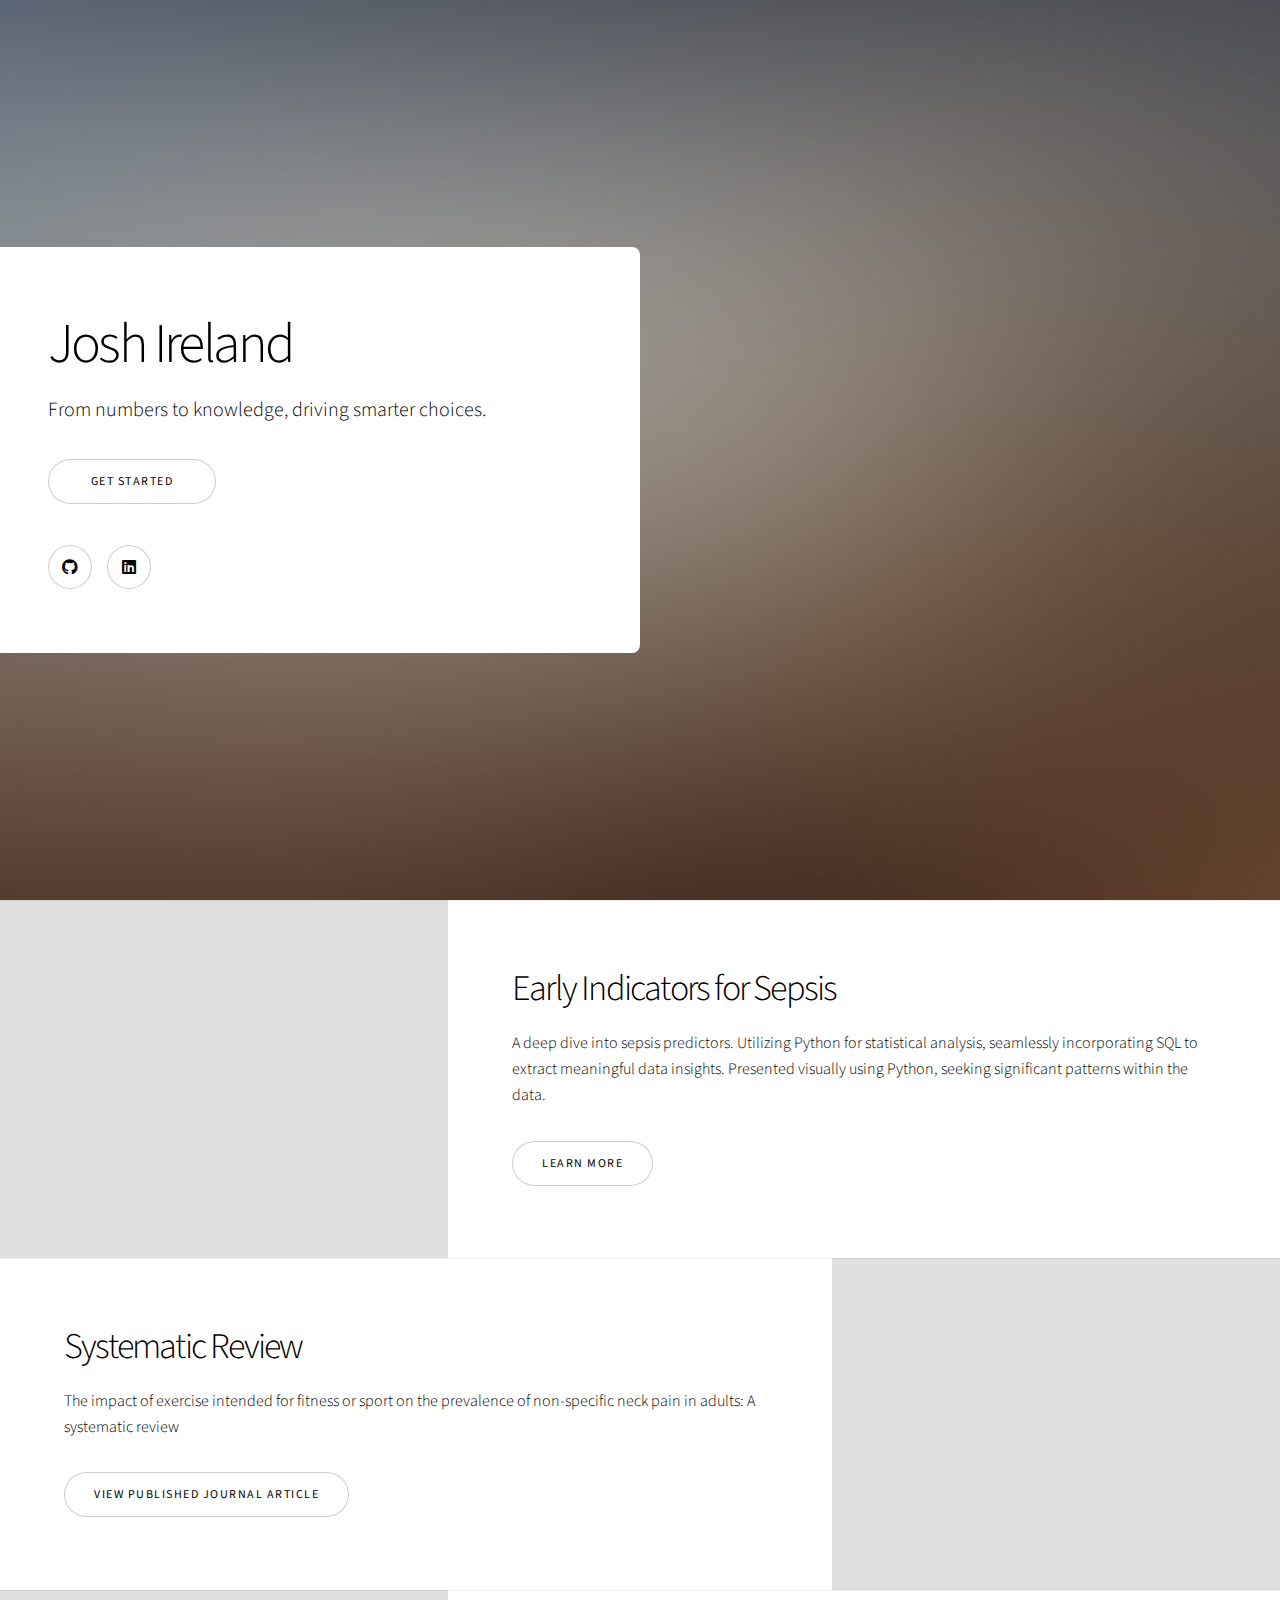
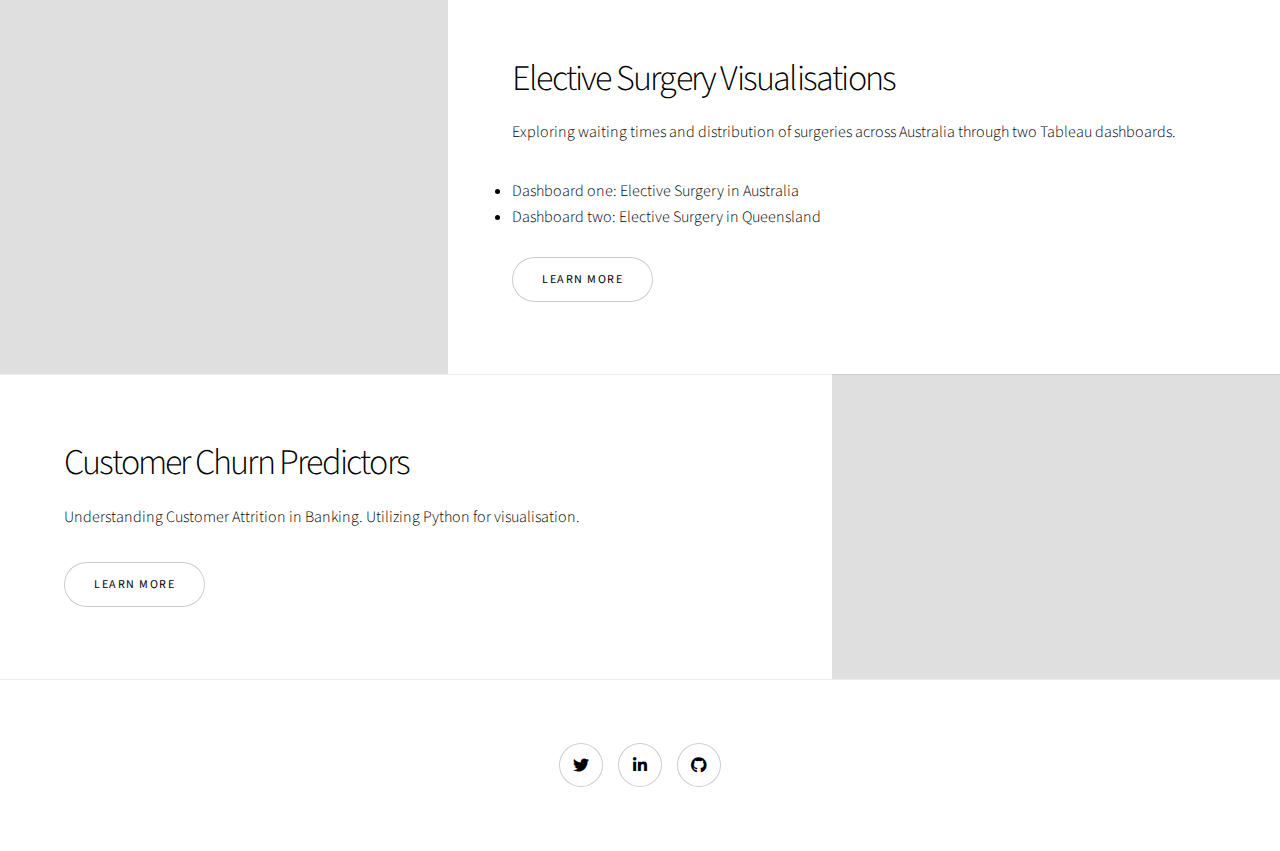
<file: index.html>
<!DOCTYPE HTML>
<!--
	Story by HTML5 UP
	html5up.net | @ajlkn
	Free for personal and commercial use under the CCA 3.0 license (html5up.net/license)
-->
<html>
	<head>
		<title>Josh Ireland</title>
		<meta charset="utf-8" />
		<meta name="viewport" content="width=device-width, initial-scale=1, user-scalable=no" />
		<link rel="stylesheet" href="assets/css/main.css" />
		<noscript><link rel="stylesheet" href="assets/css/noscript.css" /></noscript>
	</head>
	<body class="is-preload">

		<!-- Wrapper -->
			<div id="wrapper" class="divided">

				<!-- One -->
				<section class="banner style2 orient-left content-align-left image-position-right fullscreen onload-image-fade-in onload-content-fade-right onscroll-content-fade-down">
					<div class="content">
						<h1>Josh Ireland</h1>
						<p class="major">From numbers to knowledge, driving smarter choices.</p>
						<ul class="actions stacked">
							<li><a href="#first" class="button big wide smooth-scroll-middle">Get Started</a></li>
						</ul>
						<div class="social-icons">
							<ul class="icons">
								<li><a href="https://github.com/asthenia232" class="icon brands style2 fa-github" target="_blank"><span class="label">Github</span></a></li>
								<li><a href="https://www.linkedin.com/in/josh-ireland-61b789217/" class="icon brands style2 fa-linkedin" target="_blank"><span class="label">LinkedIn</span></a></li>
																
							</ul>
						</div>
					</div>
					<div class="image">
						<img src="images/banner.jpg" alt="" />
					</div>
				</section>
				

				<!-- Two -->
					<section class="spotlight style1 orient-right content-align-left image-position-center onscroll-image-fade-in" id="first">
						<div class="content">
							<h2>Early Indicators for Sepsis</h2>
							<p>A deep dive into sepsis predictors. Utilizing Python for statistical analysis, seamlessly incorporating SQL to extract meaningful data insights. Presented visually using Python, seeking significant patterns within the data.</p>
							<ul class="actions stacked">
								<li><a href="sepsisproject.html" class="button">Learn More</a></li>
							</ul>
						</div>
						<div class="image">
							<img src="images/1521022412441_G2E1H3KDS.1-1.jpg" alt="" />
						</div>
					</section>

				<!-- Three -->
					<section class="spotlight style1 orient-left content-align-left image-position-center onscroll-image-fade-in">
						<div class="content">
							<h2>Systematic Review</h2>
							<p>The impact of exercise intended for fitness or sport on the prevalence of non-specific neck pain in adults: A systematic review</p>
							<ul class="actions stacked">
								<li><a href="https://onlinelibrary.wiley.com/doi/10.1002/msc.1592" target="_blank" class="button">View Published Journal Article</a></li>
							</ul>
						</div>
						<div class="image">
							<img src="images/msc.v21.2.cover.jpg" alt="" />
						</div>
					</section>

				<!-- Four -->
					<section class="spotlight style1 orient-right content-align-left image-position-center onscroll-image-fade-in">
						<div class="content">
							<h2>Elective Surgery Visualisations</h2>
							<p>Exploring waiting times and distribution of surgeries across Australia through two Tableau dashboards. 
								<li>
									Dashboard one: Elective Surgery in Australia
								  </li>
								  <li>
									Dashboard two: Elective Surgery in Queensland
								  </li>
								  <br>
							<ul class="actions stacked">
								<li><a href="elective__surgery.html" class="button">Learn More</a></li>
							</ul>
						</div>
						<div class="image">
							<img src="images/surgery.jpg" alt="" />
						</div>
					</section>

			

				<!-- Five -->
				<section class="spotlight style1 orient-left content-align-left image-position-center onscroll-image-fade-in">
					<div class="content">
						<h2>Customer Churn Predictors</h2>
						<p> Understanding Customer Attrition in Banking. Utilizing Python for visualisation.</p>
						<ul class="actions stacked">
							<li><a href="Bankchurn.html" class="button">Learn More</a></li>
						</ul>
					</div>
					<div class="image">
						<img src="images/Churn-Prediction-scaled (1).jpg" alt="" />
					</div>		
						
				</section>
					
				<!-- Footer -->
			<footer class="wrapper style1 align-center">
				<div class="inner">
					<ul class="icons">
						<li><a href="https://twitter.com/Josh_Ireland_" class="icon brands style2 fa-twitter" target="_blank"><span class="label">Twitter</span></a></li>
						<li><a href="https://www.linkedin.com/in/josh-ireland-61b789217/" class="icon brands style2 fa-linkedin-in" target="_blank"><span class="label">LinkedIn</span></a></li>
						<li><a href="https://github.com/asthenia232" class="icon brands style2 fa-github" target="_blank"><span class="label">Github</span></a></li>
						
					</ul>
				</div>
			</footer>

			</div>

		<!-- Scripts -->
			<script src="assets/js/jquery.min.js"></script>
			<script src="assets/js/jquery.scrollex.min.js"></script>
			<script src="assets/js/jquery.scrolly.min.js"></script>
			<script src="assets/js/browser.min.js"></script>
			<script src="assets/js/breakpoints.min.js"></script>
			<script src="assets/js/util.js"></script>
			<script src="assets/js/main.js"></script>

	</body>
</html>
</file>
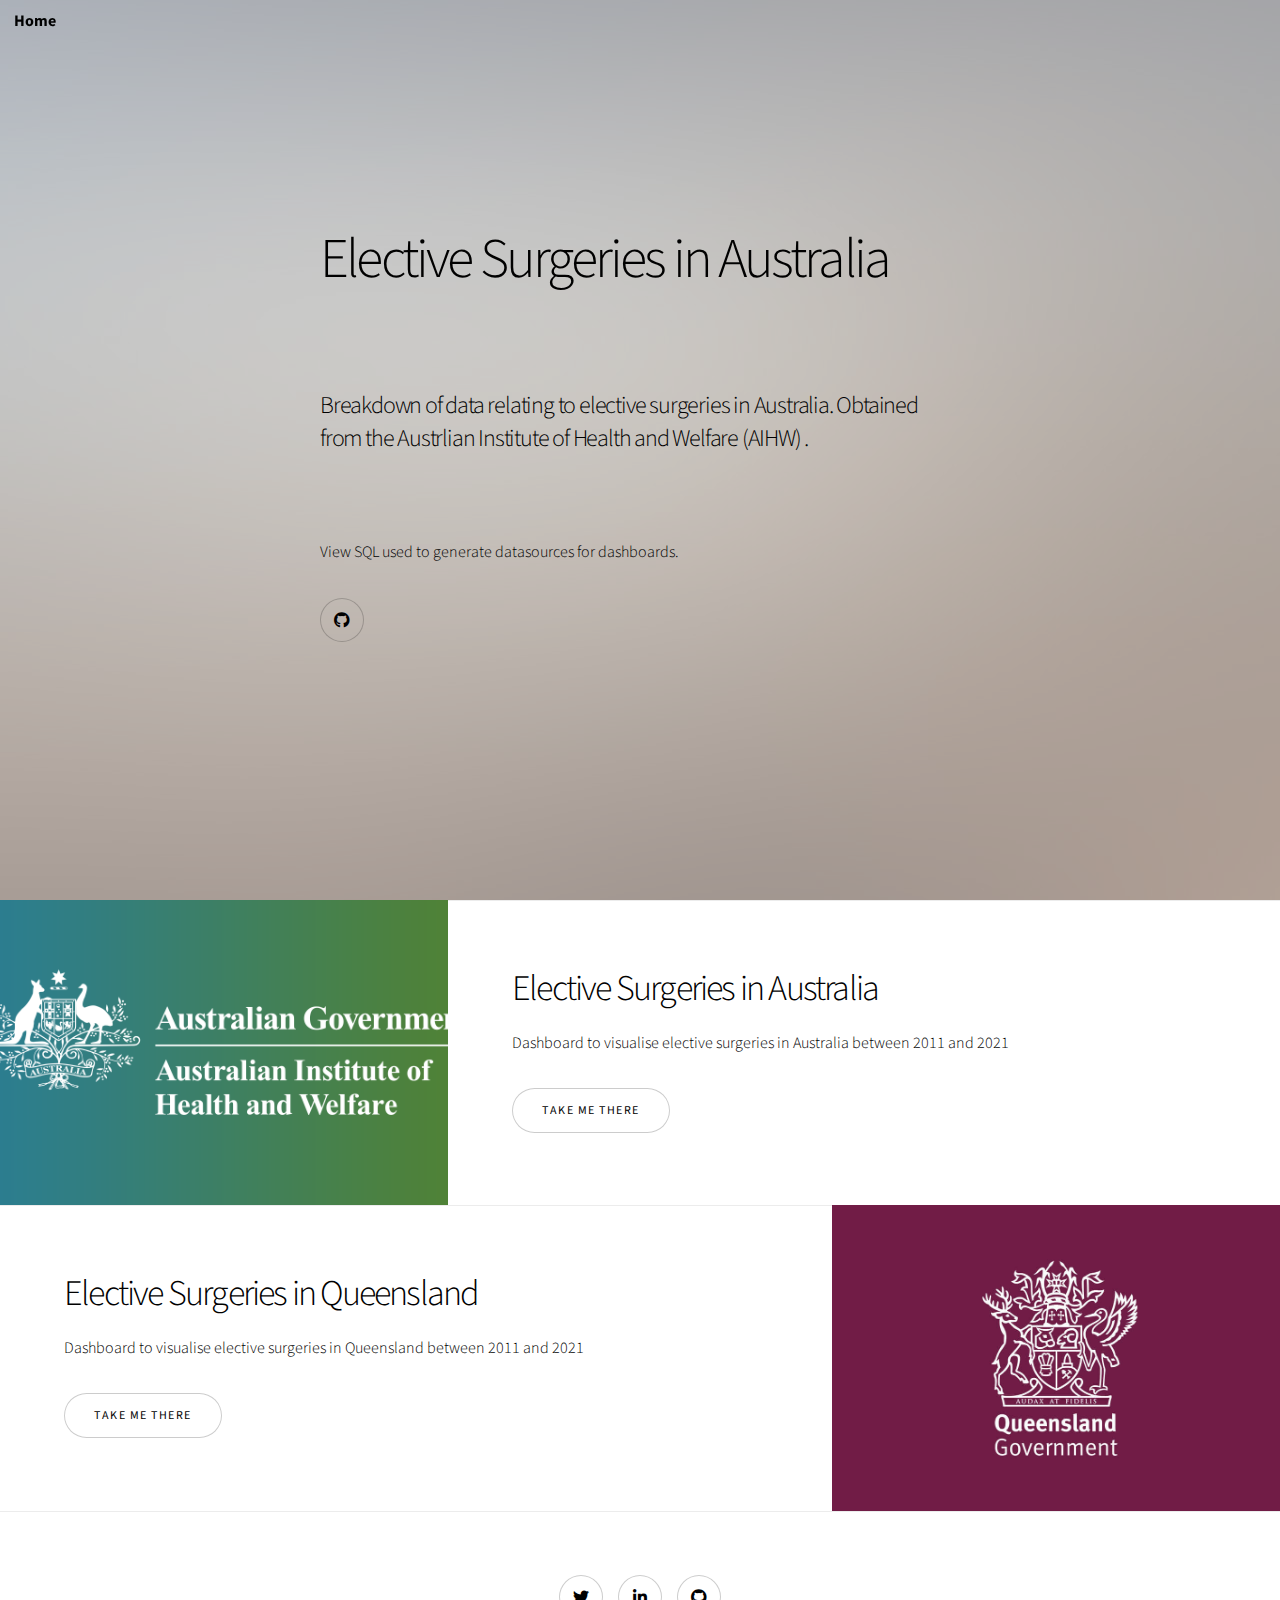
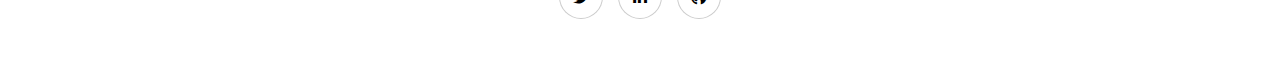
<file: elective__surgery.html>
<!DOCTYPE HTML>
<!--
	Story by HTML5 UP
	html5up.net | @ajlkn
	Free for personal and commercial use under the CCA 3.0 license (html5up.net/license)
-->
<html>
	<head>
		<title>Josh Ireland</title>
		<meta charset="utf-8" />
		<meta name="viewport" content="width=device-width, initial-scale=1, user-scalable=no" />
		<link rel="stylesheet" href="assets/css/main.css" />
		<noscript><link rel="stylesheet" href="assets/css/noscript.css" /></noscript>
		<style>
		/* Blur-zoom Container */
.img-hover-zoom--blur img {
	height 100%;
  transition: transform 1s, filter 2s ease-in-out;
  filter: blur(2px);
  transform: scale(1.2);
}

/* The Transformation */
.img-hover-zoom--blur:hover img {
  filter: blur(0);
  transform: scale(1);
}
		  </style>
	</head>
	<body class="is-preload">

		<!-- Wrapper -->
			<div id="wrapper" class="divided">

				<!-- One -->
			</head>
			<body class="is-preload">
				<header class="c-header">
					<a href="index.html" class="home-button">Home</a>
				</header>
						
				<!-- Wrapper -->
					<div id="wrapper" class="divided">
		
						<!-- One -->
						<section class="banner style5 orient-left content-align-left image-position-right fullscreen onload-image-fade-in onload-content-fade-right onscroll-content-fade-down">
							<div class="content">
								
								<h1>Elective Surgeries in Australia</h1>
								<br>
								<br>
								<br>
								<h3>Breakdown of data relating to elective surgeries in Australia. Obtained from the <a href="https://www.aihw.gov.au/reports-data/myhospitals/sectors/elective-surgery#more-data">Austrlian Institute of Health and Welfare (AIHW) </a>. </p>	
								</h3>
								<br>
								<br>
								<p>View SQL used to generate datasources for dashboards.</p>
								</ul>
								<div class="social-icons">
									<ul class="icons">
										<li><a href="https://github.com/asthenia232/elective_surgery/blob/main/sql_query.sql" class="icon brands style2 fa-github" target="_blank"><span class="label">Github</span></a></li>
										
																		
									</ul>
								</div>
							</div>
							<div class="image">
								<img src="images/banner.jpg" alt="" />
							</div>
						</section>
		
				

				<!-- Two -->
					<section class="spotlight style1 orient-right content-align-left image-position-center onscroll-image-fade-in" id="first">
						<div class="content">
							<h2>Elective Surgeries in Australia</h2>
							<p>Dashboard to visualise elective surgeries in Australia between 2011 and 2021</p>
							<ul class="actions stacked">
								<li><a href="https://public.tableau.com/app/profile/josh.ireland/viz/NationalElectiveSurgery/ElectiveSurgeryinAustralia" class="button">Take me there</a></li>
							</ul>
						</div>
						<div class="image">
							<a href="https://public.tableau.com/app/profile/josh.ireland/viz/NationalElectiveSurgery/ElectiveSurgeryinAustralia">
								<img src="images/aihw-logo-social.png" height="80%" alt="Zoomable Image">
							  </a>
							  
						</div>
					</section>

				<!-- Three -->
				<section class="spotlight style1 orient-left content-align-left image-position-center onscroll-image-fade-in" id="first">
					<div class="content">
						<h2>Elective Surgeries in Queensland</h2>
						<p>Dashboard to visualise elective surgeries in Queensland between 2011 and 2021</p>
						<ul class="actions stacked">
							<li><a href="https://public.tableau.com/app/profile/josh.ireland/viz/ElectiveSurgeryinQld/ElectiveSurgeryinQld" class="button">Take me there</a></li>
						</ul>
					</div>
					<div class="image">
						<a href="https://public.tableau.com/app/profile/josh.ireland/viz/ElectiveSurgeryinQld/ElectiveSurgeryinQld">
							<img src="images/Queensland-Gov-posts-1080x675.jpg" height="80%" alt="Zoomable Image">
						  </a>
						  
					</div>
				</section>


				

				
					
				<!-- Footer -->
					<footer class="wrapper style1 align-center">
						<div class="inner">
							<ul class="icons">
								<li><a href="https://twitter.com/Josh_Ireland_" class="icon brands style2 fa-twitter" target="_blank"><span class="label">Twitter</span></a></li>
								<li><a href="https://www.linkedin.com/in/josh-ireland-61b789217/" class="icon brands style2 fa-linkedin-in" target="_blank"><span class="label">LinkedIn</span></a></li>
								<li><a href="https://github.com/asthenia232" class="icon brands style2 fa-github" target="_blank"><span class="label">Github</span></a></li>
								
							</ul>
						</div>
					</footer>

			</div>

		<!-- Scripts -->
			<script src="assets/js/jquery.min.js"></script>
			<script src="assets/js/jquery.scrollex.min.js"></script>
			<script src="assets/js/jquery.scrolly.min.js"></script>
			<script src="assets/js/browser.min.js"></script>
			<script src="assets/js/breakpoints.min.js"></script>
			<script src="assets/js/util.js"></script>
			<script src="assets/js/main.js"></script>

	</body>
</html>
</file>
<file: assets/css/noscript.css>
/*
	Story by HTML5 UP
	html5up.net | @ajlkn
	Free for personal and commercial use under the CCA 3.0 license (html5up.net/license)
*/

/* Banner (transitions) */

	.banner.onload-content-fade-up .content {
		-moz-transition: none;
		-webkit-transition: none;
		-ms-transition: none;
		transition: none;
	}

	body.is-preload .banner.onload-content-fade-up .content {
		-moz-transform: none;
		-webkit-transform: none;
		-ms-transform: none;
		transform: none;
		opacity: 1;
	}

	.banner.onload-content-fade-down .content {
		-moz-transition: none;
		-webkit-transition: none;
		-ms-transition: none;
		transition: none;
	}

	body.is-preload .banner.onload-content-fade-down .content {
		-moz-transform: none;
		-webkit-transform: none;
		-ms-transform: none;
		transform: none;
		opacity: 1;
	}

	.banner.onload-content-fade-left .content {
		-moz-transition: none;
		-webkit-transition: none;
		-ms-transition: none;
		transition: none;
	}

	body.is-preload .banner.onload-content-fade-left .content {
		-moz-transform: none;
		-webkit-transform: none;
		-ms-transform: none;
		transform: none;
		opacity: 1;
	}

	.banner.onload-content-fade-right .content {
		-moz-transition: none;
		-webkit-transition: none;
		-ms-transition: none;
		transition: none;
	}

	body.is-preload .banner.onload-content-fade-right .content {
		-moz-transform: none;
		-webkit-transform: none;
		-ms-transform: none;
		transform: none;
		opacity: 1;
	}

	.banner.onload-content-fade-in .content {
		-moz-transition: none;
		-webkit-transition: none;
		-ms-transition: none;
		transition: none;
	}

	body.is-preload .banner.onload-content-fade-in .content {
		-moz-transform: none;
		-webkit-transform: none;
		-ms-transform: none;
		transform: none;
		opacity: 1;
	}

	.banner.onload-image-fade-up .image {
		-moz-transition: none;
		-webkit-transition: none;
		-ms-transition: none;
		transition: none;
	}

		.banner.onload-image-fade-up .image img {
			-moz-transition: none;
			-webkit-transition: none;
			-ms-transition: none;
			transition: none;
		}

	body.is-preload .banner.onload-image-fade-up .image {
		-moz-transform: none;
		-webkit-transform: none;
		-ms-transform: none;
		transform: none;
		opacity: 1;
	}

		body.is-preload .banner.onload-image-fade-up .image img {
			opacity: 1;
		}

	.banner.onload-image-fade-down .image {
		-moz-transition: none;
		-webkit-transition: none;
		-ms-transition: none;
		transition: none;
	}

		.banner.onload-image-fade-down .image img {
			-moz-transition: none;
			-webkit-transition: none;
			-ms-transition: none;
			transition: none;
		}

	body.is-preload .banner.onload-image-fade-down .image {
		-moz-transform: none;
		-webkit-transform: none;
		-ms-transform: none;
		transform: none;
		opacity: 1;
	}

		body.is-preload .banner.onload-image-fade-down .image img {
			opacity: 1;
		}

	.banner.onload-image-fade-left .image {
		-moz-transition: none;
		-webkit-transition: none;
		-ms-transition: none;
		transition: none;
	}

		.banner.onload-image-fade-left .image img {
			-moz-transition: none;
			-webkit-transition: none;
			-ms-transition: none;
			transition: none;
		}

	body.is-preload .banner.onload-image-fade-left .image {
		-moz-transform: none;
		-webkit-transform: none;
		-ms-transform: none;
		transform: none;
		opacity: 1;
	}

		body.is-preload .banner.onload-image-fade-left .image img {
			opacity: 1;
		}

	.banner.onload-image-fade-right .image {
		-moz-transition: none;
		-webkit-transition: none;
		-ms-transition: none;
		transition: none;
	}

		.banner.onload-image-fade-right .image img {
			-moz-transition: none;
			-webkit-transition: none;
			-ms-transition: none;
			transition: none;
		}

	body.is-preload .banner.onload-image-fade-right .image {
		-moz-transform: none;
		-webkit-transform: none;
		-ms-transform: none;
		transform: none;
		opacity: 1;
	}

		body.is-preload .banner.onload-image-fade-right .image img {
			opacity: 1;
		}

	.banner.onload-image-fade-in .image img {
		-moz-transition: none;
		-webkit-transition: none;
		-ms-transition: none;
		transition: none;
	}

	body.is-preload .banner.onload-image-fade-in .image img {
		opacity: 1;
	}

	.banner.onscroll-content-fade-up .content {
		-moz-transition: none;
		-webkit-transition: none;
		-ms-transition: none;
		transition: none;
	}

	.banner.onscroll-content-fade-up.is-inactive .content {
		-moz-transform: none;
		-webkit-transform: none;
		-ms-transform: none;
		transform: none;
		opacity: 1;
	}

	.banner.onscroll-content-fade-down .content {
		-moz-transition: none;
		-webkit-transition: none;
		-ms-transition: none;
		transition: none;
	}

	.banner.onscroll-content-fade-down.is-inactive .content {
		-moz-transform: none;
		-webkit-transform: none;
		-ms-transform: none;
		transform: none;
		opacity: 1;
	}

	.banner.onscroll-content-fade-left .content {
		-moz-transition: none;
		-webkit-transition: none;
		-ms-transition: none;
		transition: none;
	}

	.banner.onscroll-content-fade-left.is-inactive .content {
		-moz-transform: none;
		-webkit-transform: none;
		-ms-transform: none;
		transform: none;
		opacity: 1;
	}

	.banner.onscroll-content-fade-right .content {
		-moz-transition: none;
		-webkit-transition: none;
		-ms-transition: none;
		transition: none;
	}

	.banner.onscroll-content-fade-right.is-inactive .content {
		-moz-transform: none;
		-webkit-transform: none;
		-ms-transform: none;
		transform: none;
		opacity: 1;
	}

	.banner.onscroll-content-fade-in .content {
		-moz-transition: none;
		-webkit-transition: none;
		-ms-transition: none;
		transition: none;
	}

	.banner.onscroll-content-fade-in.is-inactive .content {
		-moz-transform: none;
		-webkit-transform: none;
		-ms-transform: none;
		transform: none;
		opacity: 1;
	}

	.banner.onscroll-image-fade-up .image {
		-moz-transition: none;
		-webkit-transition: none;
		-ms-transition: none;
		transition: none;
	}

		.banner.onscroll-image-fade-up .image img {
			-moz-transition: none;
			-webkit-transition: none;
			-ms-transition: none;
			transition: none;
		}

	.banner.onscroll-image-fade-up.is-inactive .image {
		-moz-transform: none;
		-webkit-transform: none;
		-ms-transform: none;
		transform: none;
		opacity: 1;
	}

		.banner.onscroll-image-fade-up.is-inactive .image img {
			opacity: 1;
		}

	.banner.onscroll-image-fade-down .image {
		-moz-transition: none;
		-webkit-transition: none;
		-ms-transition: none;
		transition: none;
	}

		.banner.onscroll-image-fade-down .image img {
			-moz-transition: none;
			-webkit-transition: none;
			-ms-transition: none;
			transition: none;
		}

	.banner.onscroll-image-fade-down.is-inactive .image {
		-moz-transform: none;
		-webkit-transform: none;
		-ms-transform: none;
		transform: none;
		opacity: 1;
	}

		.banner.onscroll-image-fade-down.is-inactive .image img {
			opacity: 1;
		}

	.banner.onscroll-image-fade-left .image {
		-moz-transition: none;
		-webkit-transition: none;
		-ms-transition: none;
		transition: none;
	}

		.banner.onscroll-image-fade-left .image img {
			-moz-transition: none;
			-webkit-transition: none;
			-ms-transition: none;
			transition: none;
		}

	.banner.onscroll-image-fade-left.is-inactive .image {
		-moz-transform: none;
		-webkit-transform: none;
		-ms-transform: none;
		transform: none;
		opacity: 1;
	}

		.banner.onscroll-image-fade-left.is-inactive .image img {
			opacity: 1;
		}

	.banner.onscroll-image-fade-right .image {
		-moz-transition: none;
		-webkit-transition: none;
		-ms-transition: none;
		transition: none;
	}

		.banner.onscroll-image-fade-right .image img {
			-moz-transition: none;
			-webkit-transition: none;
			-ms-transition: none;
			transition: none;
		}

	.banner.onscroll-image-fade-right.is-inactive .image {
		-moz-transform: none;
		-webkit-transform: none;
		-ms-transform: none;
		transform: none;
		opacity: 1;
	}

		.banner.onscroll-image-fade-right.is-inactive .image img {
			opacity: 1;
		}

	.banner.onscroll-image-fade-in .image img {
		-moz-transition: none;
		-webkit-transition: none;
		-ms-transition: none;
		transition: none;
	}

	.banner.onscroll-image-fade-in.is-inactive .image img {
		opacity: 1;
	}
</file>
<file: assets/css/main.css>
@import url(fontawesome-all.min.css);
@import url("https://fonts.googleapis.com/css?family=Source+Sans+Pro:300,300i,400,400i");

/*
	Story by HTML5 UP
	html5up.net | @ajlkn
	Free for personal and commercial use under the CCA 3.0 license (html5up.net/license)
*/

html, body, div, span, applet, object,
iframe, h1, h2, h3, h4, h5, h6, p, blockquote,
pre, a, abbr, acronym, address, big, cite,
code, del, dfn, em, img, ins, kbd, q, s, samp,
small, strike, strong, sub, sup, tt, var, b,
u, i, center, dl, dt, dd, ol, ul, li, fieldset,
form, label, legend, table, caption, tbody,
tfoot, thead, tr, th, td, article, aside,
canvas, details, embed, figure, figcaption,
footer, header, hgroup, menu, nav, output, ruby,
section, summary, time, mark, audio, video {
	margin: 0;
	padding: 0;
	border: 0;
	font-size: 100%;
	font: inherit;
	vertical-align: baseline;}

article, aside, details, figcaption, figure,
footer, header, hgroup, menu, nav, section {
	display: block;}





/* zoom on hover 
*
*
*/




/*
 * the parent 'header' element 
 * the home button sits within 
 *
 */
	
.c-header {
	position: fixed;
	z-index: 50;
}

.home-button {
	position: absolute;
	top: 8px;
	left: 14px;
	text-decoration: none;
	font-weight: bold;
}




.scroll-to-top {
	display: block;
	text-align: center;
	line-height: 50px;
	position: fixed;
	width: 68px;
	height: 50px;
	bottom: 10px;
	left: 6px;
	z-index: 99;
	font-size: 26px;
	white-space: normal;
	border: none;
	outline: none;
	background-color: #dadada00;
	color: #fff;
	padding: 0 .5em 0 0.65em;
	cursor: pointer;
	margin: 6px;
}
.scroll-to-top:hover {
    background-color: #e0f0ec00;
}












body {
	line-height: 1;
	
}

ol, ul {
	list-style: none;
}

blockquote, q {
	quotes: none;
}

	blockquote:before, blockquote:after, q:before, q:after {
		content: '';
		content: none;
	}

table {
	border-collapse: collapse;
	border-spacing: 0;
}

body {
	-webkit-text-size-adjust: none;
}

mark {
	background-color: transparent;
	color: inherit;
}

input::-moz-focus-inner {
	border: 0;
	padding: 0;
}

input, select, textarea {
	-moz-appearance: none;
	-webkit-appearance: none;
	-ms-appearance: none;
	appearance: none;
}

/* Basic */

	@-ms-viewport {
		width: device-width;
	}

	body {
		-ms-overflow-style: scrollbar;
	}

	@media screen and (max-width: 480px) {

		html, body {
			min-width: 320px;
		}

	}

	html {
		box-sizing: border-box;
	}

	*, *:before, *:after {
		box-sizing: inherit;
	}

	body {
		background: #ffffff;
	}

		body.is-preload *, body.is-preload *:before, body.is-preload *:after {
			-moz-animation: none !important;
			-webkit-animation: none !important;
			-ms-animation: none !important;
			animation: none !important;
			-moz-transition: none !important;
			-webkit-transition: none !important;
			-ms-transition: none !important;
			transition: none !important;
		}

/* Type */

	html {
		font-size: 18pt;
	}

		@media screen and (max-width: 1680px) {

			html {
				font-size: 14pt;
			}

		}

		@media screen and (max-width: 1280px) {

			html {
				font-size: 12pt;
			}

		}

		@media screen and (max-width: 736px) {

			html {
				font-size: 11pt;
			}

		}

		@media screen and (max-width: 360px) {

			html {
				font-size: 10pt;
			}

		}

	body {
		background-color: #ffffff;
		color: #000000;
	}

	body, input, select, textarea {
		font-family: "Source Sans Pro", Helvetica, sans-serif;
		font-size: 1rem;
		font-weight: 300;
		line-height: 1.65;
	}

	a {
		-moz-transition: color 0.2s ease-in-out;
		-webkit-transition: color 0.2s ease-in-out;
		-ms-transition: color 0.2s ease-in-out;
		transition: color 0.2s ease-in-out;
		text-decoration: underline;
	}

		a:hover {
			text-decoration: none;
		}

	strong, b {
		font-weight: 400;
	}

	em, i {
		font-style: italic;
	}

	p {
		margin: 0 0 2rem 0;
	}

		p.major {
			font-size: 1.25rem;
		}

	h1, h2, h3, h4, h5, h6 {
		font-weight: 300;
		line-height: 1.375;
		letter-spacing: -0.05em;
		margin: 0 0 1rem 0;
	}

		h1 a, h2 a, h3 a, h4 a, h5 a, h6 a {
			color: inherit;
			text-decoration: none;
		}

	h1 {
		font-size: 3.5rem;
		line-height: 1.2;
	}

	h2 {
		font-size: 2.25rem;
	}

	h3 {
		font-size: 1.5rem;
	}

	h4 {
		font-size: 1.1rem;
	}

	h5 {
		font-size: 0.9rem;
	}

	h6 {
		font-size: 0.7rem;
	}

	sub {
		font-size: 0.8rem;
		position: relative;
		top: 0.5rem;
	}

	sup {
		font-size: 0.8rem;
		position: relative;
		top: -0.5rem;
	}

	blockquote {
		border-left: solid 4px;
		font-style: italic;
		margin: 0 0 2rem 0;
		padding: 0.5rem 0 0.5rem 2rem;
	}

	code {
		border-radius: 4px;
		font-family: "Courier New", monospace;
		font-size: 0.9em;
		margin: 0 0.25rem;
		padding: 0.25rem 0.325rem;
	}

	pre {
		-webkit-overflow-scrolling: touch;
		font-family: "Courier New", monospace;
		font-size: 0.9em;
		margin: 0 0 2rem 0;
	}

		pre code {
			display: block;
			line-height: 1.5;
			padding: 0.75rem 1rem;
			overflow-x: auto;
		}

	hr {
		border: 0;
		border-bottom: solid 1px;
		margin: 2.5rem 0;
	}

		hr.major {
			margin: 3.5rem 0;
		}

	.align-left {
		text-align: left;
	}

	.align-center {
		text-align: center;
	}

	.align-right {
		text-align: right;
	}

	@media screen and (max-width: 736px) {

		p.major {
			font-size: 1.1rem;
		}

		h1 {
			font-size: 2.5rem;
		}

		h2 {
			font-size: 2rem;
		}

		h3 {
			font-size: 1.25rem;
		}

		h4 {
			font-size: 1rem;
		}

	}

	input, select, textarea {
		color: #000000;
	}

	a {
		color: #000000;
	}

		a:hover {
			color: #47D3E5;
		}

	strong, b {
		color: #000000;
	}

	h1, h2, h3, h4, h5, h6 {
		color: #000000;
	}

	blockquote {
		border-left-color: rgba(0, 0, 0, 0.2);
	}

	code {
		background: rgba(0, 0, 0, 0.05);
		border-color: rgba(0, 0, 0, 0.2);
	}

	hr {
		border-bottom-color: rgba(0, 0, 0, 0.2);
	}

/* Row */

	.row {
		display: flex;
		flex-wrap: wrap;
		box-sizing: border-box;
		align-items: stretch;
	}

		.row > * {
			box-sizing: border-box;
		}

		.row.gtr-uniform > * > :last-child {
			margin-bottom: 0;
		}

		.row.aln-left {
			justify-content: flex-start;
		}

		.row.aln-center {
			justify-content: center;
		}

		.row.aln-right {
			justify-content: flex-end;
		}

		.row.aln-top {
			align-items: flex-start;
		}

		.row.aln-middle {
			align-items: center;
		}

		.row.aln-bottom {
			align-items: flex-end;
		}

		.row > .imp {
			order: -1;
		}

		.row > .col-1 {
			width: 8.33333%;
		}

		.row > .off-1 {
			margin-left: 8.33333%;
		}

		.row > .col-2 {
			width: 16.66667%;
		}

		.row > .off-2 {
			margin-left: 16.66667%;
		}

		.row > .col-3 {
			width: 25%;
		}

		.row > .off-3 {
			margin-left: 25%;
		}

		.row > .col-4 {
			width: 33.33333%;
		}

		.row > .off-4 {
			margin-left: 33.33333%;
		}

		.row > .col-5 {
			width: 41.66667%;
		}

		.row > .off-5 {
			margin-left: 41.66667%;
		}

		.row > .col-6 {
			width: 50%;
		}

		.row > .off-6 {
			margin-left: 50%;
		}

		.row > .col-7 {
			width: 58.33333%;
		}

		.row > .off-7 {
			margin-left: 58.33333%;
		}

		.row > .col-8 {
			width: 66.66667%;
		}

		.row > .off-8 {
			margin-left: 66.66667%;
		}

		.row > .col-9 {
			width: 75%;
		}

		.row > .off-9 {
			margin-left: 75%;
		}

		.row > .col-10 {
			width: 83.33333%;
		}

		.row > .off-10 {
			margin-left: 83.33333%;
		}

		.row > .col-11 {
			width: 91.66667%;
		}

		.row > .off-11 {
			margin-left: 91.66667%;
		}

		.row > .col-12 {
			width: 100%;
		}

		.row > .off-12 {
			margin-left: 100%;
		}

		.row.gtr-0 {
			margin-top: 0;
			margin-left: 0rem;
		}

			.row.gtr-0 > * {
				padding: 0 0 0 0rem;
			}

			.row.gtr-0.gtr-uniform {
				margin-top: 0rem;
			}

				.row.gtr-0.gtr-uniform > * {
					padding-top: 0rem;
				}

		.row.gtr-25 {
			margin-top: 0;
			margin-left: -0.5rem;
		}

			.row.gtr-25 > * {
				padding: 0 0 0 0.5rem;
			}

			.row.gtr-25.gtr-uniform {
				margin-top: -0.5rem;
			}

				.row.gtr-25.gtr-uniform > * {
					padding-top: 0.5rem;
				}

		.row.gtr-50 {
			margin-top: 0;
			margin-left: -1rem;
		}

			.row.gtr-50 > * {
				padding: 0 0 0 1rem;
			}

			.row.gtr-50.gtr-uniform {
				margin-top: -1rem;
			}

				.row.gtr-50.gtr-uniform > * {
					padding-top: 1rem;
				}

		.row {
			margin-top: 0;
			margin-left: -2rem;
		}

			.row > * {
				padding: 0 0 0 2rem;
			}

			.row.gtr-uniform {
				margin-top: -2rem;
			}

				.row.gtr-uniform > * {
					padding-top: 2rem;
				}

		.row.gtr-150 {
			margin-top: 0;
			margin-left: -3rem;
		}

			.row.gtr-150 > * {
				padding: 0 0 0 3rem;
			}

			.row.gtr-150.gtr-uniform {
				margin-top: -3rem;
			}

				.row.gtr-150.gtr-uniform > * {
					padding-top: 3rem;
				}

		.row.gtr-200 {
			margin-top: 0;
			margin-left: -4rem;
		}

			.row.gtr-200 > * {
				padding: 0 0 0 4rem;
			}

			.row.gtr-200.gtr-uniform {
				margin-top: -4rem;
			}

				.row.gtr-200.gtr-uniform > * {
					padding-top: 4rem;
				}

		@media screen and (max-width: 1680px) {

			.row {
				display: flex;
				flex-wrap: wrap;
				box-sizing: border-box;
				align-items: stretch;
			}

				.row > * {
					box-sizing: border-box;
				}

				.row.gtr-uniform > * > :last-child {
					margin-bottom: 0;
				}

				.row.aln-left {
					justify-content: flex-start;
				}

				.row.aln-center {
					justify-content: center;
				}

				.row.aln-right {
					justify-content: flex-end;
				}

				.row.aln-top {
					align-items: flex-start;
				}

				.row.aln-middle {
					align-items: center;
				}

				.row.aln-bottom {
					align-items: flex-end;
				}

				.row > .imp-xlarge {
					order: -1;
				}

				.row > .col-1-xlarge {
					width: 8.33333%;
				}

				.row > .off-1-xlarge {
					margin-left: 8.33333%;
				}

				.row > .col-2-xlarge {
					width: 16.66667%;
				}

				.row > .off-2-xlarge {
					margin-left: 16.66667%;
				}

				.row > .col-3-xlarge {
					width: 25%;
				}

				.row > .off-3-xlarge {
					margin-left: 25%;
				}

				.row > .col-4-xlarge {
					width: 33.33333%;
				}

				.row > .off-4-xlarge {
					margin-left: 33.33333%;
				}

				.row > .col-5-xlarge {
					width: 41.66667%;
				}

				.row > .off-5-xlarge {
					margin-left: 41.66667%;
				}

				.row > .col-6-xlarge {
					width: 50%;
				}

				.row > .off-6-xlarge {
					margin-left: 50%;
				}

				.row > .col-7-xlarge {
					width: 58.33333%;
				}

				.row > .off-7-xlarge {
					margin-left: 58.33333%;
				}

				.row > .col-8-xlarge {
					width: 66.66667%;
				}

				.row > .off-8-xlarge {
					margin-left: 66.66667%;
				}

				.row > .col-9-xlarge {
					width: 75%;
				}

				.row > .off-9-xlarge {
					margin-left: 75%;
				}

				.row > .col-10-xlarge {
					width: 83.33333%;
				}

				.row > .off-10-xlarge {
					margin-left: 83.33333%;
				}

				.row > .col-11-xlarge {
					width: 91.66667%;
				}

				.row > .off-11-xlarge {
					margin-left: 91.66667%;
				}

				.row > .col-12-xlarge {
					width: 100%;
				}

				.row > .off-12-xlarge {
					margin-left: 100%;
				}

				.row.gtr-0 {
					margin-top: 0;
					margin-left: 0rem;
				}

					.row.gtr-0 > * {
						padding: 0 0 0 0rem;
					}

					.row.gtr-0.gtr-uniform {
						margin-top: 0rem;
					}

						.row.gtr-0.gtr-uniform > * {
							padding-top: 0rem;
						}

				.row.gtr-25 {
					margin-top: 0;
					margin-left: -0.5rem;
				}

					.row.gtr-25 > * {
						padding: 0 0 0 0.5rem;
					}

					.row.gtr-25.gtr-uniform {
						margin-top: -0.5rem;
					}

						.row.gtr-25.gtr-uniform > * {
							padding-top: 0.5rem;
						}

				.row.gtr-50 {
					margin-top: 0;
					margin-left: -1rem;
				}

					.row.gtr-50 > * {
						padding: 0 0 0 1rem;
					}

					.row.gtr-50.gtr-uniform {
						margin-top: -1rem;
					}

						.row.gtr-50.gtr-uniform > * {
							padding-top: 1rem;
						}

				.row {
					margin-top: 0;
					margin-left: -2rem;
				}

					.row > * {
						padding: 0 0 0 2rem;
					}

					.row.gtr-uniform {
						margin-top: -2rem;
					}

						.row.gtr-uniform > * {
							padding-top: 2rem;
						}

				.row.gtr-150 {
					margin-top: 0;
					margin-left: -3rem;
				}

					.row.gtr-150 > * {
						padding: 0 0 0 3rem;
					}

					.row.gtr-150.gtr-uniform {
						margin-top: -3rem;
					}

						.row.gtr-150.gtr-uniform > * {
							padding-top: 3rem;
						}

				.row.gtr-200 {
					margin-top: 0;
					margin-left: -4rem;
				}

					.row.gtr-200 > * {
						padding: 0 0 0 4rem;
					}

					.row.gtr-200.gtr-uniform {
						margin-top: -4rem;
					}

						.row.gtr-200.gtr-uniform > * {
							padding-top: 4rem;
						}

		}

		@media screen and (max-width: 1280px) {

			.row {
				display: flex;
				flex-wrap: wrap;
				box-sizing: border-box;
				align-items: stretch;
			}

				.row > * {
					box-sizing: border-box;
				}

				.row.gtr-uniform > * > :last-child {
					margin-bottom: 0;
				}

				.row.aln-left {
					justify-content: flex-start;
				}

				.row.aln-center {
					justify-content: center;
				}

				.row.aln-right {
					justify-content: flex-end;
				}

				.row.aln-top {
					align-items: flex-start;
				}

				.row.aln-middle {
					align-items: center;
				}

				.row.aln-bottom {
					align-items: flex-end;
				}

				.row > .imp-large {
					order: -1;
				}

				.row > .col-1-large {
					width: 8.33333%;
				}

				.row > .off-1-large {
					margin-left: 8.33333%;
				}

				.row > .col-2-large {
					width: 16.66667%;
				}

				.row > .off-2-large {
					margin-left: 16.66667%;
				}

				.row > .col-3-large {
					width: 25%;
				}

				.row > .off-3-large {
					margin-left: 25%;
				}

				.row > .col-4-large {
					width: 33.33333%;
				}

				.row > .off-4-large {
					margin-left: 33.33333%;
				}

				.row > .col-5-large {
					width: 41.66667%;
				}

				.row > .off-5-large {
					margin-left: 41.66667%;
				}

				.row > .col-6-large {
					width: 50%;
				}

				.row > .off-6-large {
					margin-left: 50%;
				}

				.row > .col-7-large {
					width: 58.33333%;
				}

				.row > .off-7-large {
					margin-left: 58.33333%;
				}

				.row > .col-8-large {
					width: 66.66667%;
				}

				.row > .off-8-large {
					margin-left: 66.66667%;
				}

				.row > .col-9-large {
					width: 75%;
				}

				.row > .off-9-large {
					margin-left: 75%;
				}

				.row > .col-10-large {
					width: 83.33333%;
				}

				.row > .off-10-large {
					margin-left: 83.33333%;
				}

				.row > .col-11-large {
					width: 91.66667%;
				}

				.row > .off-11-large {
					margin-left: 91.66667%;
				}

				.row > .col-12-large {
					width: 100%;
				}

				.row > .off-12-large {
					margin-left: 100%;
				}

				.row.gtr-0 {
					margin-top: 0;
					margin-left: 0rem;
				}

					.row.gtr-0 > * {
						padding: 0 0 0 0rem;
					}

					.row.gtr-0.gtr-uniform {
						margin-top: 0rem;
					}

						.row.gtr-0.gtr-uniform > * {
							padding-top: 0rem;
						}

				.row.gtr-25 {
					margin-top: 0;
					margin-left: -0.5rem;
				}

					.row.gtr-25 > * {
						padding: 0 0 0 0.5rem;
					}

					.row.gtr-25.gtr-uniform {
						margin-top: -0.5rem;
					}

						.row.gtr-25.gtr-uniform > * {
							padding-top: 0.5rem;
						}

				.row.gtr-50 {
					margin-top: 0;
					margin-left: -1rem;
				}

					.row.gtr-50 > * {
						padding: 0 0 0 1rem;
					}

					.row.gtr-50.gtr-uniform {
						margin-top: -1rem;
					}

						.row.gtr-50.gtr-uniform > * {
							padding-top: 1rem;
						}

				.row {
					margin-top: 0;
					margin-left: -2rem;
				}

					.row > * {
						padding: 0 0 0 2rem;
					}

					.row.gtr-uniform {
						margin-top: -2rem;
					}

						.row.gtr-uniform > * {
							padding-top: 2rem;
						}

				.row.gtr-150 {
					margin-top: 0;
					margin-left: -3rem;
				}

					.row.gtr-150 > * {
						padding: 0 0 0 3rem;
					}

					.row.gtr-150.gtr-uniform {
						margin-top: -3rem;
					}

						.row.gtr-150.gtr-uniform > * {
							padding-top: 3rem;
						}

				.row.gtr-200 {
					margin-top: 0;
					margin-left: -4rem;
				}

					.row.gtr-200 > * {
						padding: 0 0 0 4rem;
					}

					.row.gtr-200.gtr-uniform {
						margin-top: -4rem;
					}

						.row.gtr-200.gtr-uniform > * {
							padding-top: 4rem;
						}

		}

		@media screen and (max-width: 980px) {

			.row {
				display: flex;
				flex-wrap: wrap;
				box-sizing: border-box;
				align-items: stretch;
			}

				.row > * {
					box-sizing: border-box;
				}

				.row.gtr-uniform > * > :last-child {
					margin-bottom: 0;
				}

				.row.aln-left {
					justify-content: flex-start;
				}

				.row.aln-center {
					justify-content: center;
				}

				.row.aln-right {
					justify-content: flex-end;
				}

				.row.aln-top {
					align-items: flex-start;
				}

				.row.aln-middle {
					align-items: center;
				}

				.row.aln-bottom {
					align-items: flex-end;
				}

				.row > .imp-medium {
					order: -1;
				}

				.row > .col-1-medium {
					width: 8.33333%;
				}

				.row > .off-1-medium {
					margin-left: 8.33333%;
				}

				.row > .col-2-medium {
					width: 16.66667%;
				}

				.row > .off-2-medium {
					margin-left: 16.66667%;
				}

				.row > .col-3-medium {
					width: 25%;
				}

				.row > .off-3-medium {
					margin-left: 25%;
				}

				.row > .col-4-medium {
					width: 33.33333%;
				}

				.row > .off-4-medium {
					margin-left: 33.33333%;
				}

				.row > .col-5-medium {
					width: 41.66667%;
				}

				.row > .off-5-medium {
					margin-left: 41.66667%;
				}

				.row > .col-6-medium {
					width: 50%;
				}

				.row > .off-6-medium {
					margin-left: 50%;
				}

				.row > .col-7-medium {
					width: 58.33333%;
				}

				.row > .off-7-medium {
					margin-left: 58.33333%;
				}

				.row > .col-8-medium {
					width: 66.66667%;
				}

				.row > .off-8-medium {
					margin-left: 66.66667%;
				}

				.row > .col-9-medium {
					width: 75%;
				}

				.row > .off-9-medium {
					margin-left: 75%;
				}

				.row > .col-10-medium {
					width: 83.33333%;
				}

				.row > .off-10-medium {
					margin-left: 83.33333%;
				}

				.row > .col-11-medium {
					width: 91.66667%;
				}

				.row > .off-11-medium {
					margin-left: 91.66667%;
				}

				.row > .col-12-medium {
					width: 100%;
				}

				.row > .off-12-medium {
					margin-left: 100%;
				}

				.row.gtr-0 {
					margin-top: 0;
					margin-left: 0rem;
				}

					.row.gtr-0 > * {
						padding: 0 0 0 0rem;
					}

					.row.gtr-0.gtr-uniform {
						margin-top: 0rem;
					}

						.row.gtr-0.gtr-uniform > * {
							padding-top: 0rem;
						}

				.row.gtr-25 {
					margin-top: 0;
					margin-left: -0.5rem;
				}

					.row.gtr-25 > * {
						padding: 0 0 0 0.5rem;
					}

					.row.gtr-25.gtr-uniform {
						margin-top: -0.5rem;
					}

						.row.gtr-25.gtr-uniform > * {
							padding-top: 0.5rem;
						}

				.row.gtr-50 {
					margin-top: 0;
					margin-left: -1rem;
				}

					.row.gtr-50 > * {
						padding: 0 0 0 1rem;
					}

					.row.gtr-50.gtr-uniform {
						margin-top: -1rem;
					}

						.row.gtr-50.gtr-uniform > * {
							padding-top: 1rem;
						}

				.row {
					margin-top: 0;
					margin-left: -2rem;
				}

					.row > * {
						padding: 0 0 0 2rem;
					}

					.row.gtr-uniform {
						margin-top: -2rem;
					}

						.row.gtr-uniform > * {
							padding-top: 2rem;
						}

				.row.gtr-150 {
					margin-top: 0;
					margin-left: -3rem;
				}

					.row.gtr-150 > * {
						padding: 0 0 0 3rem;
					}

					.row.gtr-150.gtr-uniform {
						margin-top: -3rem;
					}

						.row.gtr-150.gtr-uniform > * {
							padding-top: 3rem;
						}

				.row.gtr-200 {
					margin-top: 0;
					margin-left: -4rem;
				}

					.row.gtr-200 > * {
						padding: 0 0 0 4rem;
					}

					.row.gtr-200.gtr-uniform {
						margin-top: -4rem;
					}

						.row.gtr-200.gtr-uniform > * {
							padding-top: 4rem;
						}

		}

		@media screen and (max-width: 736px) {

			.row {
				display: flex;
				flex-wrap: wrap;
				box-sizing: border-box;
				align-items: stretch;
			}

				.row > * {
					box-sizing: border-box;
				}

				.row.gtr-uniform > * > :last-child {
					margin-bottom: 0;
				}

				.row.aln-left {
					justify-content: flex-start;
				}

				.row.aln-center {
					justify-content: center;
				}

				.row.aln-right {
					justify-content: flex-end;
				}

				.row.aln-top {
					align-items: flex-start;
				}

				.row.aln-middle {
					align-items: center;
				}

				.row.aln-bottom {
					align-items: flex-end;
				}

				.row > .imp-small {
					order: -1;
				}

				.row > .col-1-small {
					width: 8.33333%;
				}

				.row > .off-1-small {
					margin-left: 8.33333%;
				}

				.row > .col-2-small {
					width: 16.66667%;
				}

				.row > .off-2-small {
					margin-left: 16.66667%;
				}

				.row > .col-3-small {
					width: 25%;
				}

				.row > .off-3-small {
					margin-left: 25%;
				}

				.row > .col-4-small {
					width: 33.33333%;
				}

				.row > .off-4-small {
					margin-left: 33.33333%;
				}

				.row > .col-5-small {
					width: 41.66667%;
				}

				.row > .off-5-small {
					margin-left: 41.66667%;
				}

				.row > .col-6-small {
					width: 50%;
				}

				.row > .off-6-small {
					margin-left: 50%;
				}

				.row > .col-7-small {
					width: 58.33333%;
				}

				.row > .off-7-small {
					margin-left: 58.33333%;
				}

				.row > .col-8-small {
					width: 66.66667%;
				}

				.row > .off-8-small {
					margin-left: 66.66667%;
				}

				.row > .col-9-small {
					width: 75%;
				}

				.row > .off-9-small {
					margin-left: 75%;
				}

				.row > .col-10-small {
					width: 83.33333%;
				}

				.row > .off-10-small {
					margin-left: 83.33333%;
				}

				.row > .col-11-small {
					width: 91.66667%;
				}

				.row > .off-11-small {
					margin-left: 91.66667%;
				}

				.row > .col-12-small {
					width: 100%;
				}

				.row > .off-12-small {
					margin-left: 100%;
				}

				.row.gtr-0 {
					margin-top: 0;
					margin-left: 0rem;
				}

					.row.gtr-0 > * {
						padding: 0 0 0 0rem;
					}

					.row.gtr-0.gtr-uniform {
						margin-top: 0rem;
					}

						.row.gtr-0.gtr-uniform > * {
							padding-top: 0rem;
						}

				.row.gtr-25 {
					margin-top: 0;
					margin-left: -0.5rem;
				}

					.row.gtr-25 > * {
						padding: 0 0 0 0.5rem;
					}

					.row.gtr-25.gtr-uniform {
						margin-top: -0.5rem;
					}

						.row.gtr-25.gtr-uniform > * {
							padding-top: 0.5rem;
						}

				.row.gtr-50 {
					margin-top: 0;
					margin-left: -1rem;
				}

					.row.gtr-50 > * {
						padding: 0 0 0 1rem;
					}

					.row.gtr-50.gtr-uniform {
						margin-top: -1rem;
					}

						.row.gtr-50.gtr-uniform > * {
							padding-top: 1rem;
						}

				.row {
					margin-top: 0;
					margin-left: -2rem;
				}

					.row > * {
						padding: 0 0 0 2rem;
					}

					.row.gtr-uniform {
						margin-top: -2rem;
					}

						.row.gtr-uniform > * {
							padding-top: 2rem;
						}

				.row.gtr-150 {
					margin-top: 0;
					margin-left: -3rem;
				}

					.row.gtr-150 > * {
						padding: 0 0 0 3rem;
					}

					.row.gtr-150.gtr-uniform {
						margin-top: -3rem;
					}

						.row.gtr-150.gtr-uniform > * {
							padding-top: 3rem;
						}

				.row.gtr-200 {
					margin-top: 0;
					margin-left: -4rem;
				}

					.row.gtr-200 > * {
						padding: 0 0 0 4rem;
					}

					.row.gtr-200.gtr-uniform {
						margin-top: -4rem;
					}

						.row.gtr-200.gtr-uniform > * {
							padding-top: 4rem;
						}

		}

		@media screen and (max-width: 480px) {

			.row {
				display: flex;
				flex-wrap: wrap;
				box-sizing: border-box;
				align-items: stretch;
			}

				.row > * {
					box-sizing: border-box;
				}

				.row.gtr-uniform > * > :last-child {
					margin-bottom: 0;
				}

				.row.aln-left {
					justify-content: flex-start;
				}

				.row.aln-center {
					justify-content: center;
				}

				.row.aln-right {
					justify-content: flex-end;
				}

				.row.aln-top {
					align-items: flex-start;
				}

				.row.aln-middle {
					align-items: center;
				}

				.row.aln-bottom {
					align-items: flex-end;
				}

				.row > .imp-xsmall {
					order: -1;
				}

				.row > .col-1-xsmall {
					width: 8.33333%;
				}

				.row > .off-1-xsmall {
					margin-left: 8.33333%;
				}

				.row > .col-2-xsmall {
					width: 16.66667%;
				}

				.row > .off-2-xsmall {
					margin-left: 16.66667%;
				}

				.row > .col-3-xsmall {
					width: 25%;
				}

				.row > .off-3-xsmall {
					margin-left: 25%;
				}

				.row > .col-4-xsmall {
					width: 33.33333%;
				}

				.row > .off-4-xsmall {
					margin-left: 33.33333%;
				}

				.row > .col-5-xsmall {
					width: 41.66667%;
				}

				.row > .off-5-xsmall {
					margin-left: 41.66667%;
				}

				.row > .col-6-xsmall {
					width: 50%;
				}

				.row > .off-6-xsmall {
					margin-left: 50%;
				}

				.row > .col-7-xsmall {
					width: 58.33333%;
				}

				.row > .off-7-xsmall {
					margin-left: 58.33333%;
				}

				.row > .col-8-xsmall {
					width: 66.66667%;
				}

				.row > .off-8-xsmall {
					margin-left: 66.66667%;
				}

				.row > .col-9-xsmall {
					width: 75%;
				}

				.row > .off-9-xsmall {
					margin-left: 75%;
				}

				.row > .col-10-xsmall {
					width: 83.33333%;
				}

				.row > .off-10-xsmall {
					margin-left: 83.33333%;
				}

				.row > .col-11-xsmall {
					width: 91.66667%;
				}

				.row > .off-11-xsmall {
					margin-left: 91.66667%;
				}

				.row > .col-12-xsmall {
					width: 100%;
				}

				.row > .off-12-xsmall {
					margin-left: 100%;
				}

				.row.gtr-0 {
					margin-top: 0;
					margin-left: 0rem;
				}

					.row.gtr-0 > * {
						padding: 0 0 0 0rem;
					}

					.row.gtr-0.gtr-uniform {
						margin-top: 0rem;
					}

						.row.gtr-0.gtr-uniform > * {
							padding-top: 0rem;
						}

				.row.gtr-25 {
					margin-top: 0;
					margin-left: -0.5rem;
				}

					.row.gtr-25 > * {
						padding: 0 0 0 0.5rem;
					}

					.row.gtr-25.gtr-uniform {
						margin-top: -0.5rem;
					}

						.row.gtr-25.gtr-uniform > * {
							padding-top: 0.5rem;
						}

				.row.gtr-50 {
					margin-top: 0;
					margin-left: -1rem;
				}

					.row.gtr-50 > * {
						padding: 0 0 0 1rem;
					}

					.row.gtr-50.gtr-uniform {
						margin-top: -1rem;
					}

						.row.gtr-50.gtr-uniform > * {
							padding-top: 1rem;
						}

				.row {
					margin-top: 0;
					margin-left: -2rem;
				}

					.row > * {
						padding: 0 0 0 2rem;
					}

					.row.gtr-uniform {
						margin-top: -2rem;
					}

						.row.gtr-uniform > * {
							padding-top: 2rem;
						}

				.row.gtr-150 {
					margin-top: 0;
					margin-left: -3rem;
				}

					.row.gtr-150 > * {
						padding: 0 0 0 3rem;
					}

					.row.gtr-150.gtr-uniform {
						margin-top: -3rem;
					}

						.row.gtr-150.gtr-uniform > * {
							padding-top: 3rem;
						}

				.row.gtr-200 {
					margin-top: 0;
					margin-left: -4rem;
				}

					.row.gtr-200 > * {
						padding: 0 0 0 4rem;
					}

					.row.gtr-200.gtr-uniform {
						margin-top: -4rem;
					}

						.row.gtr-200.gtr-uniform > * {
							padding-top: 4rem;
						}

		}

		@media screen and (max-width: 360px) {

			.row {
				display: flex;
				flex-wrap: wrap;
				box-sizing: border-box;
				align-items: stretch;
			}

				.row > * {
					box-sizing: border-box;
				}

				.row.gtr-uniform > * > :last-child {
					margin-bottom: 0;
				}

				.row.aln-left {
					justify-content: flex-start;
				}

				.row.aln-center {
					justify-content: center;
				}

				.row.aln-right {
					justify-content: flex-end;
				}

				.row.aln-top {
					align-items: flex-start;
				}

				.row.aln-middle {
					align-items: center;
				}

				.row.aln-bottom {
					align-items: flex-end;
				}

				.row > .imp-xxsmall {
					order: -1;
				}

				.row > .col-1-xxsmall {
					width: 8.33333%;
				}

				.row > .off-1-xxsmall {
					margin-left: 8.33333%;
				}

				.row > .col-2-xxsmall {
					width: 16.66667%;
				}

				.row > .off-2-xxsmall {
					margin-left: 16.66667%;
				}

				.row > .col-3-xxsmall {
					width: 25%;
				}

				.row > .off-3-xxsmall {
					margin-left: 25%;
				}

				.row > .col-4-xxsmall {
					width: 33.33333%;
				}

				.row > .off-4-xxsmall {
					margin-left: 33.33333%;
				}

				.row > .col-5-xxsmall {
					width: 41.66667%;
				}

				.row > .off-5-xxsmall {
					margin-left: 41.66667%;
				}

				.row > .col-6-xxsmall {
					width: 50%;
				}

				.row > .off-6-xxsmall {
					margin-left: 50%;
				}

				.row > .col-7-xxsmall {
					width: 58.33333%;
				}

				.row > .off-7-xxsmall {
					margin-left: 58.33333%;
				}

				.row > .col-8-xxsmall {
					width: 66.66667%;
				}

				.row > .off-8-xxsmall {
					margin-left: 66.66667%;
				}

				.row > .col-9-xxsmall {
					width: 75%;
				}

				.row > .off-9-xxsmall {
					margin-left: 75%;
				}

				.row > .col-10-xxsmall {
					width: 83.33333%;
				}

				.row > .off-10-xxsmall {
					margin-left: 83.33333%;
				}

				.row > .col-11-xxsmall {
					width: 91.66667%;
				}

				.row > .off-11-xxsmall {
					margin-left: 91.66667%;
				}

				.row > .col-12-xxsmall {
					width: 100%;
				}

				.row > .off-12-xxsmall {
					margin-left: 100%;
				}

				.row.gtr-0 {
					margin-top: 0;
					margin-left: 0rem;
				}

					.row.gtr-0 > * {
						padding: 0 0 0 0rem;
					}

					.row.gtr-0.gtr-uniform {
						margin-top: 0rem;
					}

						.row.gtr-0.gtr-uniform > * {
							padding-top: 0rem;
						}

				.row.gtr-25 {
					margin-top: 0;
					margin-left: -0.5rem;
				}

					.row.gtr-25 > * {
						padding: 0 0 0 0.5rem;
					}

					.row.gtr-25.gtr-uniform {
						margin-top: -0.5rem;
					}

						.row.gtr-25.gtr-uniform > * {
							padding-top: 0.5rem;
						}

				.row.gtr-50 {
					margin-top: 0;
					margin-left: -1rem;
				}

					.row.gtr-50 > * {
						padding: 0 0 0 1rem;
					}

					.row.gtr-50.gtr-uniform {
						margin-top: -1rem;
					}

						.row.gtr-50.gtr-uniform > * {
							padding-top: 1rem;
						}

				.row {
					margin-top: 0;
					margin-left: -2rem;
				}

					.row > * {
						padding: 0 0 0 2rem;
					}

					.row.gtr-uniform {
						margin-top: -2rem;
					}

						.row.gtr-uniform > * {
							padding-top: 2rem;
						}

				.row.gtr-150 {
					margin-top: 0;
					margin-left: -3rem;
				}

					.row.gtr-150 > * {
						padding: 0 0 0 3rem;
					}

					.row.gtr-150.gtr-uniform {
						margin-top: -3rem;
					}

						.row.gtr-150.gtr-uniform > * {
							padding-top: 3rem;
						}

				.row.gtr-200 {
					margin-top: 0;
					margin-left: -4rem;
				}

					.row.gtr-200 > * {
						padding: 0 0 0 4rem;
					}

					.row.gtr-200.gtr-uniform {
						margin-top: -4rem;
					}

						.row.gtr-200.gtr-uniform > * {
							padding-top: 4rem;
						}

		}

/* Box */

	.box {
		border-radius: 4px;
		border: solid 1px;
		margin-bottom: 2rem;
		padding: 1.5rem;
	}

		.box > :last-child,
		.box > :last-child > :last-child,
		.box > :last-child > :last-child > :last-child {
			margin-bottom: 0;
		}

		.box.alt {
			border: 0;
			border-radius: 0;
			padding: 0;
		}

	.box {
		border-color: rgba(0, 0, 0, 0.2);
	}

/* Button */

	input[type="submit"],
	input[type="reset"],
	input[type="button"],
	button,
	.button {
		-moz-appearance: none;
		-webkit-appearance: none;
		-ms-appearance: none;
		appearance: none;
		-moz-transition: background-color 0.2s ease-in-out, box-shadow 0.2s ease-in-out, color 0.2s ease-in-out;
		-webkit-transition: background-color 0.2s ease-in-out, box-shadow 0.2s ease-in-out, color 0.2s ease-in-out;
		-ms-transition: background-color 0.2s ease-in-out, box-shadow 0.2s ease-in-out, color 0.2s ease-in-out;
		transition: background-color 0.2s ease-in-out, box-shadow 0.2s ease-in-out, color 0.2s ease-in-out;
		border: 0;
		cursor: pointer;
		display: inline-block;
		font-weight: 400;
		letter-spacing: 0.125em;
		text-align: center;
		text-decoration: none;
		text-transform: uppercase;
		white-space: nowrap;
		font-size: 0.75rem;
		max-width: 20rem;
		height: 3.75em;
		line-height: 3.75em;
		border-radius: 3.75em;
		padding: 0 2.5em;
		text-overflow: ellipsis;
		overflow: hidden;
	}

		input[type="submit"].icon:before,
		input[type="reset"].icon:before,
		input[type="button"].icon:before,
		button.icon:before,
		.button.icon:before {
			margin-right: 0.5rem;
		}

		input[type="submit"].fit,
		input[type="reset"].fit,
		input[type="button"].fit,
		button.fit,
		.button.fit {
			width: 100%;
		}

		input[type="submit"].small,
		input[type="reset"].small,
		input[type="button"].small,
		button.small,
		.button.small {
			font-size: 0.6rem;
			height: 3.325em;
			line-height: 3.325em;
			border-radius: 3.325em;
			padding: 0 2em;
		}

		input[type="submit"].large,
		input[type="reset"].large,
		input[type="button"].large,
		button.large,
		.button.large {
			font-size: 0.8rem;
			height: 4em;
			line-height: 4em;
			border-radius: 4em;
			padding: 0 3em;
		}

		input[type="submit"].wide,
		input[type="reset"].wide,
		input[type="button"].wide,
		button.wide,
		.button.wide {
			min-width: 14em;
		}

		input[type="submit"].disabled, input[type="submit"]:disabled,
		input[type="reset"].disabled,
		input[type="reset"]:disabled,
		input[type="button"].disabled,
		input[type="button"]:disabled,
		button.disabled,
		button:disabled,
		.button.disabled,
		.button:disabled {
			pointer-events: none;
			opacity: 0.25;
		}

	input[type="submit"],
	input[type="reset"],
	input[type="button"],
	button,
	.button {
		background-color: transparent;
		box-shadow: inset 0 0 0 1px rgba(0, 0, 0, 0.2);
		color: #000000 !important;
	}

		input[type="submit"]:hover,
		input[type="reset"]:hover,
		input[type="button"]:hover,
		button:hover,
		.button:hover {
			box-shadow: inset 0 0 0 1px #47D3E5;
			color: #47D3E5 !important;
		}

		input[type="submit"]:active,
		input[type="reset"]:active,
		input[type="button"]:active,
		button:active,
		.button:active {
			background-color: rgba(71, 211, 229, 0.2);
			box-shadow: inset 0 0 0 1px #47D3E5;
			color: #47D3E5 !important;
		}

		input[type="submit"].primary,
		input[type="reset"].primary,
		input[type="button"].primary,
		button.primary,
		.button.primary {
			background-color: #000000;
			box-shadow: none;
			color: #ffffff !important;
		}

			input[type="submit"].primary:hover,
			input[type="reset"].primary:hover,
			input[type="button"].primary:hover,
			button.primary:hover,
			.button.primary:hover {
				background-color: #47D3E5;
			}

			input[type="submit"].primary:active,
			input[type="reset"].primary:active,
			input[type="button"].primary:active,
			button.primary:active,
			.button.primary:active {
				background-color: #1ebdd1;
			}

/* Form */

	form {
		margin: 0 0 2rem 0;
	}

		form > :last-child {
			margin-bottom: 0;
		}

		form > .fields {
			display: -moz-flex;
			display: -webkit-flex;
			display: -ms-flex;
			display: flex;
			-moz-flex-wrap: wrap;
			-webkit-flex-wrap: wrap;
			-ms-flex-wrap: wrap;
			flex-wrap: wrap;
			width: calc(100% + 3rem);
			margin: -1.5rem 0 2rem -1.5rem;
		}

			form > .fields > .field {
				-moz-flex-grow: 0;
				-webkit-flex-grow: 0;
				-ms-flex-grow: 0;
				flex-grow: 0;
				-moz-flex-shrink: 0;
				-webkit-flex-shrink: 0;
				-ms-flex-shrink: 0;
				flex-shrink: 0;
				padding: 1.5rem 0 0 1.5rem;
				width: calc(100% - 1.5rem);
			}

				form > .fields > .field.half {
					width: calc(50% - 0.75rem);
				}

				form > .fields > .field.third {
					width: calc(100%/3 - 0.5rem);
				}

				form > .fields > .field.quarter {
					width: calc(25% - 0.375rem);
				}

		@media screen and (max-width: 480px) {

			form > .fields {
				width: calc(100% + 3rem);
				margin: -1.5rem 0 2rem -1.5rem;
			}

				form > .fields > .field {
					padding: 1.5rem 0 0 1.5rem;
					width: calc(100% - 1.5rem);
				}

					form > .fields > .field.half {
						width: calc(100% - 1.5rem);
					}

					form > .fields > .field.third {
						width: calc(100% - 1.5rem);
					}

					form > .fields > .field.quarter {
						width: calc(100% - 1.5rem);
					}

		}

	label {
		display: block;
		font-size: 0.9rem;
		font-weight: 400;
		margin: 0 0 1rem 0;
	}

	input[type="text"],
	input[type="password"],
	input[type="email"],
	input[type="tel"],
	input[type="search"],
	input[type="url"],
	select,
	textarea {
		-moz-appearance: none;
		-webkit-appearance: none;
		-ms-appearance: none;
		appearance: none;
		background-color: transparent;
		border-radius: 4px;
		border: none;
		border: solid 1px;
		color: inherit;
		display: block;
		outline: 0;
		padding: 0 0.825rem;
		text-decoration: none;
		width: 100%;
	}

		input[type="text"]:invalid,
		input[type="password"]:invalid,
		input[type="email"]:invalid,
		input[type="tel"]:invalid,
		input[type="search"]:invalid,
		input[type="url"]:invalid,
		select:invalid,
		textarea:invalid {
			box-shadow: none;
		}

	select {
		background-size: 1.25rem;
		background-repeat: no-repeat;
		background-position: calc(100% - 1rem) center;
		height: 2.75rem;
		padding-right: 2.75rem;
		text-overflow: ellipsis;
	}

		select:focus::-ms-value {
			background-color: transparent;
		}

		select::-ms-expand {
			display: none;
		}

	input[type="text"],
	input[type="password"],
	input[type="email"],
	input[type="tel"],
	input[type="search"],
	input[type="url"],
	select {
		height: 2.75rem;
	}

	textarea {
		padding: 0.75rem 1rem;
	}

	input[type="checkbox"],
	input[type="radio"] {
		-moz-appearance: none;
		-webkit-appearance: none;
		-ms-appearance: none;
		appearance: none;
		display: block;
		float: left;
		margin-right: -2rem;
		opacity: 0;
		width: 1rem;
		z-index: -1;
	}

		input[type="checkbox"] + label,
		input[type="radio"] + label {
			text-decoration: none;
			-moz-user-select: none;
			-webkit-user-select: none;
			-ms-user-select: none;
			user-select: none;
			cursor: pointer;
			display: inline-block;
			font-size: 1rem;
			font-weight: 300;
			padding-left: 2.4rem;
			padding-right: 0.75rem;
			position: relative;
			margin-bottom: 0;
		}

			input[type="checkbox"] + label:before,
			input[type="radio"] + label:before {
				-moz-osx-font-smoothing: grayscale;
				-webkit-font-smoothing: antialiased;
				display: inline-block;
				font-style: normal;
				font-variant: normal;
				text-rendering: auto;
				line-height: 1;
				text-transform: none !important;
				font-family: 'Font Awesome 5 Free';
				font-weight: 900;
			}

			input[type="checkbox"] + label:before,
			input[type="radio"] + label:before {
				border-radius: 4px;
				border: solid 1px;
				content: '';
				display: inline-block;
				font-size: 0.8rem;
				height: 1.65rem;
				left: 0;
				line-height: 1.65rem;
				position: absolute;
				text-align: center;
				top: 0;
				width: 1.65rem;
			}

		input[type="checkbox"]:checked + label:before,
		input[type="radio"]:checked + label:before {
			content: '\f00c';
		}

	input[type="checkbox"] + label:before {
		border-radius: 4px;
	}

	input[type="radio"] + label:before {
		border-radius: 100%;
	}

	::-webkit-input-placeholder {
		opacity: 1.0;
	}

	:-moz-placeholder {
		opacity: 1.0;
	}

	::-moz-placeholder {
		opacity: 1.0;
	}

	:-ms-input-placeholder {
		opacity: 1.0;
	}

	label {
		color: #000000;
	}

	input[type="text"],
	input[type="password"],
	input[type="email"],
	input[type="tel"],
	input[type="search"],
	input[type="url"],
	select,
	textarea {
		border-color: rgba(0, 0, 0, 0.2);
	}

		input[type="text"]:focus,
		input[type="password"]:focus,
		input[type="email"]:focus,
		input[type="tel"]:focus,
		input[type="search"]:focus,
		input[type="url"]:focus,
		select:focus,
		textarea:focus {
			border-color: #47D3E5;
			box-shadow: 0 0 0 1px #47D3E5;
		}

	select {
		background-image: url("data:image/svg+xml;charset=utf8,%3Csvg xmlns='http://www.w3.org/2000/svg' width='40' height='40' preserveAspectRatio='none' viewBox='0 0 40 40'%3E%3Cpath d='M9.4,12.3l10.4,10.4l10.4-10.4c0.2-0.2,0.5-0.4,0.9-0.4c0.3,0,0.6,0.1,0.9,0.4l3.3,3.3c0.2,0.2,0.4,0.5,0.4,0.9 c0,0.4-0.1,0.6-0.4,0.9L20.7,31.9c-0.2,0.2-0.5,0.4-0.9,0.4c-0.3,0-0.6-0.1-0.9-0.4L4.3,17.3c-0.2-0.2-0.4-0.5-0.4-0.9 c0-0.4,0.1-0.6,0.4-0.9l3.3-3.3c0.2-0.2,0.5-0.4,0.9-0.4S9.1,12.1,9.4,12.3z' fill='rgba(0, 0, 0, 0.2)' /%3E%3C/svg%3E");
	}

		select option {
			color: #000000;
			background: #ffffff;
		}

	input[type="checkbox"] + label,
	input[type="radio"] + label {
		color: #000000;
	}

		input[type="checkbox"] + label:before,
		input[type="radio"] + label:before {
			border-color: rgba(0, 0, 0, 0.2);
		}

	input[type="checkbox"]:checked + label:before,
	input[type="radio"]:checked + label:before {
		background-color: #000000;
		border-color: #000000;
		color: #ffffff;
	}

	input[type="checkbox"]:focus + label:before,
	input[type="radio"]:focus + label:before {
		border-color: #47D3E5;
		box-shadow: 0 0 0 1px #47D3E5;
	}

	::-webkit-input-placeholder {
		color: rgba(0, 0, 0, 0.75) !important;
	}

	:-moz-placeholder {
		color: rgba(0, 0, 0, 0.75) !important;
	}

	::-moz-placeholder {
		color: rgba(0, 0, 0, 0.75) !important;
	}

	:-ms-input-placeholder {
		color: rgba(0, 0, 0, 0.75) !important;
	}

/* Icon */

	.icon {
		text-decoration: none;
		border-bottom: none;
		position: relative;
		text-align: center;
	}

		.icon:before {
			-moz-osx-font-smoothing: grayscale;
			-webkit-font-smoothing: antialiased;
			display: inline-block;
			font-style: normal;
			font-variant: normal;
			text-rendering: auto;
			line-height: 1;
			text-transform: none !important;
			font-family: 'Font Awesome 5 Free';
			font-weight: 400;
		}

		.icon > .label {
			display: none;
		}

		.icon:before {
			line-height: inherit;
		}

		.icon.solid:before {
			font-weight: 900;
		}

		.icon.brands:before {
			font-family: 'Font Awesome 5 Brands';
		}

		.icon.style2:before {
			border-radius: 2.75em;
			display: inline-block;
			height: 2.75em;
			line-height: 2.75em;
			width: 2.75em;
		}

		.icon.major {
			display: block;
			margin: 0 0 1rem 0;
		}

			.icon.major:before {
				font-size: 1.25rem;
			}

	a.icon.style2:before {
		-moz-transition: background-color 0.2s ease-in-out, box-shadow 0.2s ease-in-out, color 0.2s ease-in-out;
		-webkit-transition: background-color 0.2s ease-in-out, box-shadow 0.2s ease-in-out, color 0.2s ease-in-out;
		-ms-transition: background-color 0.2s ease-in-out, box-shadow 0.2s ease-in-out, color 0.2s ease-in-out;
		transition: background-color 0.2s ease-in-out, box-shadow 0.2s ease-in-out, color 0.2s ease-in-out;
	}

	.icon.style2:before {
		box-shadow: inset 0 0 0 1px rgba(0, 0, 0, 0.2);
	}

	a.icon.style2:hover:before {
		box-shadow: inset 0 0 0 1px #47D3E5;
		color: #47D3E5;
	}

	a.icon.style2:active:before {
		background-color: rgba(71, 211, 229, 0.1);
		box-shadow: inset 0 0 0 1px #47D3E5;
		color: #47D3E5;
	}

/* Image */
	
	.image {
		border: 0;
		border-radius: 4px;
		display: inline-block;
		position: relative;
		
	}

		.image img {
			display: block;
			border-radius: 4px;
			
		}

		.image.left, .image.right {
			width: 40%;
			max-width: 10rem;
		}

			.image.left img, .image.right img {
				width: 100%;
			}

		.image.left {
			float: left;
			margin: 0 1.5rem 1rem 0;
			top: 0.25rem;
		}

		.image.right {
			float: right;
			margin: 0 0 1rem 1.5rem;
			top: 0.25rem;
		}

		.image.fit {
			display: block;
			margin: 0 0 2rem 0;
			width: 100%;
		}

			.image.fit img {
				width: 100%;
			}

		.image.main {
			display: block;
			margin: 0 0 3rem 0;
			width: 100%;
		}

			.image.main img {
				width: 100%;
			}

/* List */

	ol {
		list-style: decimal;
		margin: 0 0 2rem 0;
		padding-left: 1.25rem;
	}

		ol li {
			padding-left: 0.25rem;
		}

	ul {
		list-style: disc;
		margin: 0 0 2rem 0;
		padding-left: 1rem;
	}

		ul li {
			padding-left: 0.5rem;
		}

		ul.alt {
			list-style: none;
			padding-left: 0;
		}

			ul.alt li {
				border-top: solid 1px;
				padding: 0.5rem 0;
			}

				ul.alt li:first-child {
					border-top: 0;
					padding-top: 0;
				}

	dl {
		margin: 0 0 2rem 0;
	}

		dl dt {
			display: block;
			font-weight: 400;
			margin: 0 0 1rem 0;
		}

		dl dd {
			margin-left: 2rem;
		}

		dl.style2 dt {
			width: 25%;
			float: left;
		}

		dl.style2 dd {
			width: 70%;
			float: left;
		}

		dl.style2:after {
			content: '';
			display: block;
			clear: both;
		}

	ul.alt li {
		border-top-color: rgba(0, 0, 0, 0.2);
	}

/* Actions */

	ul.actions {
		display: -moz-flex;
		display: -webkit-flex;
		display: -ms-flex;
		display: flex;
		cursor: default;
		list-style: none;
		margin-left: -1rem;
		padding-left: 0;
	}

		ul.actions li {
			padding: 0 0 0 1rem;
			vertical-align: middle;
		}

		ul.actions.special {
			-moz-justify-content: center;
			-webkit-justify-content: center;
			-ms-justify-content: center;
			justify-content: center;
			width: 100%;
			margin-left: 0;
		}

			ul.actions.special li:first-child {
				padding-left: 0;
			}

		ul.actions.stacked {
			-moz-flex-direction: column;
			-webkit-flex-direction: column;
			-ms-flex-direction: column;
			flex-direction: column;
			margin-left: 0;
		}

			ul.actions.stacked li {
				padding: 1.3rem 0 0 0;
			}

				ul.actions.stacked li:first-child {
					padding-top: 0;
				}

		ul.actions.fit {
			width: calc(100% + 1rem);
		}

			ul.actions.fit li {
				-moz-flex-grow: 1;
				-webkit-flex-grow: 1;
				-ms-flex-grow: 1;
				flex-grow: 1;
				-moz-flex-shrink: 1;
				-webkit-flex-shrink: 1;
				-ms-flex-shrink: 1;
				flex-shrink: 1;
				width: 100%;
			}

				ul.actions.fit li > * {
					width: 100%;
				}

			ul.actions.fit.stacked {
				width: 100%;
			}

		@media screen and (max-width: 480px) {

			ul.actions:not(.fixed) {
				-moz-flex-direction: column;
				-webkit-flex-direction: column;
				-ms-flex-direction: column;
				flex-direction: column;
				margin-left: 0;
				width: 100% !important;
			}

				ul.actions:not(.fixed) li {
					-moz-flex-grow: 1;
					-webkit-flex-grow: 1;
					-ms-flex-grow: 1;
					flex-grow: 1;
					-moz-flex-shrink: 1;
					-webkit-flex-shrink: 1;
					-ms-flex-shrink: 1;
					flex-shrink: 1;
					padding: 1rem 0 0 0;
					text-align: center;
					width: 100%;
				}

					ul.actions:not(.fixed) li > * {
						width: 100%;
					}

					ul.actions:not(.fixed) li:first-child {
						padding-top: 0;
					}

					ul.actions:not(.fixed) li input[type="submit"],
					ul.actions:not(.fixed) li input[type="reset"],
					ul.actions:not(.fixed) li input[type="button"],
					ul.actions:not(.fixed) li button,
					ul.actions:not(.fixed) li .button {
						width: 100%;
					}

						ul.actions:not(.fixed) li input[type="submit"].icon:before,
						ul.actions:not(.fixed) li input[type="reset"].icon:before,
						ul.actions:not(.fixed) li input[type="button"].icon:before,
						ul.actions:not(.fixed) li button.icon:before,
						ul.actions:not(.fixed) li .button.icon:before {
							margin-left: -0.5rem;
						}

		}

/* Icons */

	ul.icons {
		cursor: default;
		list-style: none;
		padding-left: 0;
	}

		ul.icons li {
			display: inline-block;
			padding: 0 0.75rem 0 0;
		}

			ul.icons li:last-child {
				padding-right: 0;
			}

/* Section/Article */

	section.special, article.special {
		text-align: center;
	}

	header p {
		position: relative;
		margin: -0.65rem 0 1.5rem 0;
		font-style: italic;
	}

	header h1 + p {
		font-size: 1.375rem;
	}

	header h2 + p {
		font-size: 1.25rem;
	}

	header h3 + p {
		font-size: 1.1rem;
	}

	header h4 + p,
	header h5 + p,
	header h6 + p {
		font-size: 0.9rem;
	}

	header p {
		color: rgba(0, 0, 0, 0.75);
	}

/* Table */

	.table-wrapper {
		-webkit-overflow-scrolling: touch;
		margin: 0 0 2rem 0;
		overflow-x: auto;
	}

		.table-wrapper > table {
			margin-bottom: 0;
		}

	table {
		margin: 0 0 2rem 0;
		width: 100%;
	}

		table tbody tr {
			border: solid 1px;
			border-left: 0;
			border-right: 0;
		}

		table td {
			padding: 0.75rem 0.75rem;
		}

		table th {
			font-size: 0.9rem;
			font-weight: 400;
			padding: 0 0.75rem 0.75rem 0.75rem;
			text-align: left;
		}

		table thead {
			border-bottom: solid 2px;
		}

		table tfoot {
			border-top: solid 2px;
		}

		table.alt {
			border-collapse: separate;
		}

			table.alt tbody tr td {
				border: solid 1px;
				border-left-width: 0;
				border-top-width: 0;
			}

				table.alt tbody tr td:first-child {
					border-left-width: 1px;
				}

			table.alt tbody tr:first-child td {
				border-top-width: 1px;
			}

			table.alt thead {
				border-bottom: 0;
			}

			table.alt tfoot {
				border-top: 0;
			}

		table.fixed {
			table-layout: fixed;
		}

	table tbody tr {
		border-color: rgba(0, 0, 0, 0.2);
	}

		table tbody tr:nth-child(2n + 1) {
			background-color: rgba(0, 0, 0, 0.05);
		}

		table tbody tr.alt {
			background-color: rgba(0, 0, 0, 0.05) !important;
		}

	table th {
		color: #000000;
	}

	table thead {
		border-bottom-color: rgba(0, 0, 0, 0.2);
	}

	table tfoot {
		border-top-color: rgba(0, 0, 0, 0.2);
	}

	table.alt tbody tr td {
		border-color: rgba(0, 0, 0, 0.2);
	}

	table.uniform tbody tr:nth-child(2n + 1) {
		background-color: transparent;
	}

/* Banner (transitions) */

	.banner.onload-content-fade-up .content {
		-moz-transition: opacity 0.75s ease-in-out, -moz-transform 0.75s ease-in-out;
		-webkit-transition: opacity 0.75s ease-in-out, -webkit-transform 0.75s ease-in-out;
		-ms-transition: opacity 0.75s ease-in-out, -ms-transform 0.75s ease-in-out;
		transition: opacity 0.75s ease-in-out, transform 0.75s ease-in-out;
	}

	body.is-preload .banner.onload-content-fade-up .content {
		-moz-transform: translateY(1rem);
		-webkit-transform: translateY(1rem);
		-ms-transform: translateY(1rem);
		transform: translateY(1rem);
		opacity: 0;
	}

	.banner.onload-content-fade-down .content {
		-moz-transition: opacity 0.75s ease-in-out, -moz-transform 0.75s ease-in-out;
		-webkit-transition: opacity 0.75s ease-in-out, -webkit-transform 0.75s ease-in-out;
		-ms-transition: opacity 0.75s ease-in-out, -ms-transform 0.75s ease-in-out;
		transition: opacity 0.75s ease-in-out, transform 0.75s ease-in-out;
	}

	body.is-preload .banner.onload-content-fade-down .content {
		-moz-transform: translateY(-1rem);
		-webkit-transform: translateY(-1rem);
		-ms-transform: translateY(-1rem);
		transform: translateY(-1rem);
		opacity: 0;
	}

	.banner.onload-content-fade-left .content {
		-moz-transition: opacity 0.75s ease-in-out, -moz-transform 0.75s ease-in-out;
		-webkit-transition: opacity 0.75s ease-in-out, -webkit-transform 0.75s ease-in-out;
		-ms-transition: opacity 0.75s ease-in-out, -ms-transform 0.75s ease-in-out;
		transition: opacity 0.75s ease-in-out, transform 0.75s ease-in-out;
	}

	body.is-preload .banner.onload-content-fade-left .content {
		-moz-transform: translateX(1rem);
		-webkit-transform: translateX(1rem);
		-ms-transform: translateX(1rem);
		transform: translateX(1rem);
		opacity: 0;
	}

	.banner.onload-content-fade-right .content {
		-moz-transition: opacity 0.75s ease-in-out, -moz-transform 0.75s ease-in-out;
		-webkit-transition: opacity 0.75s ease-in-out, -webkit-transform 0.75s ease-in-out;
		-ms-transition: opacity 0.75s ease-in-out, -ms-transform 0.75s ease-in-out;
		transition: opacity 0.75s ease-in-out, transform 0.75s ease-in-out;
	}

	body.is-preload .banner.onload-content-fade-right .content {
		-moz-transform: translateX(-1rem);
		-webkit-transform: translateX(-1rem);
		-ms-transform: translateX(-1rem);
		transform: translateX(-1rem);
		opacity: 0;
	}

	.banner.onload-content-fade-in .content {
		-moz-transition: opacity 0.75s ease-in-out;
		-webkit-transition: opacity 0.75s ease-in-out;
		-ms-transition: opacity 0.75s ease-in-out;
		transition: opacity 0.75s ease-in-out;
	}

	body.is-preload .banner.onload-content-fade-in .content {
		opacity: 0;
	}

	.banner.onload-image-fade-up .image {
		-moz-transition: opacity 0.75s ease-in-out, -moz-transform 0.75s ease-in-out;
		-webkit-transition: opacity 0.75s ease-in-out, -webkit-transform 0.75s ease-in-out;
		-ms-transition: opacity 0.75s ease-in-out, -ms-transform 0.75s ease-in-out;
		transition: opacity 0.75s ease-in-out, transform 0.75s ease-in-out;
	}

		.banner.onload-image-fade-up .image img {
			-moz-transition: opacity 0.75s ease-in-out;
			-webkit-transition: opacity 0.75s ease-in-out;
			-ms-transition: opacity 0.75s ease-in-out;
			transition: opacity 0.75s ease-in-out;
			-moz-transition-delay: 0.5625s;
			-webkit-transition-delay: 0.5625s;
			-ms-transition-delay: 0.5625s;
			transition-delay: 0.5625s;
		}

	body.is-preload .banner.onload-image-fade-up .image {
		-moz-transform: translateY(1rem);
		-webkit-transform: translateY(1rem);
		-ms-transform: translateY(1rem);
		transform: translateY(1rem);
		opacity: 0;
	}

		body.is-preload .banner.onload-image-fade-up .image img {
			opacity: 0;
		}

	.banner.onload-image-fade-down .image {
		-moz-transition: opacity 0.75s ease-in-out, -moz-transform 0.75s ease-in-out;
		-webkit-transition: opacity 0.75s ease-in-out, -webkit-transform 0.75s ease-in-out;
		-ms-transition: opacity 0.75s ease-in-out, -ms-transform 0.75s ease-in-out;
		transition: opacity 0.75s ease-in-out, transform 0.75s ease-in-out;
	}

		.banner.onload-image-fade-down .image img {
			-moz-transition: opacity 0.75s ease-in-out;
			-webkit-transition: opacity 0.75s ease-in-out;
			-ms-transition: opacity 0.75s ease-in-out;
			transition: opacity 0.75s ease-in-out;
			-moz-transition-delay: 0.5625s;
			-webkit-transition-delay: 0.5625s;
			-ms-transition-delay: 0.5625s;
			transition-delay: 0.5625s;
		}

	body.is-preload .banner.onload-image-fade-down .image {
		-moz-transform: translateY(-1rem);
		-webkit-transform: translateY(-1rem);
		-ms-transform: translateY(-1rem);
		transform: translateY(-1rem);
		opacity: 0;
	}

		body.is-preload .banner.onload-image-fade-down .image img {
			opacity: 0;
		}

	.banner.onload-image-fade-left .image {
		-moz-transition: opacity 0.75s ease-in-out, -moz-transform 0.75s ease-in-out;
		-webkit-transition: opacity 0.75s ease-in-out, -webkit-transform 0.75s ease-in-out;
		-ms-transition: opacity 0.75s ease-in-out, -ms-transform 0.75s ease-in-out;
		transition: opacity 0.75s ease-in-out, transform 0.75s ease-in-out;
	}

		.banner.onload-image-fade-left .image img {
			-moz-transition: opacity 0.75s ease-in-out;
			-webkit-transition: opacity 0.75s ease-in-out;
			-ms-transition: opacity 0.75s ease-in-out;
			transition: opacity 0.75s ease-in-out;
			-moz-transition-delay: 0.5625s;
			-webkit-transition-delay: 0.5625s;
			-ms-transition-delay: 0.5625s;
			transition-delay: 0.5625s;
		}

	body.is-preload .banner.onload-image-fade-left .image {
		-moz-transform: translateX(1rem);
		-webkit-transform: translateX(1rem);
		-ms-transform: translateX(1rem);
		transform: translateX(1rem);
		opacity: 0;
	}

		body.is-preload .banner.onload-image-fade-left .image img {
			opacity: 0;
		}

	.banner.onload-image-fade-right .image {
		-moz-transition: opacity 0.75s ease-in-out, -moz-transform 0.75s ease-in-out;
		-webkit-transition: opacity 0.75s ease-in-out, -webkit-transform 0.75s ease-in-out;
		-ms-transition: opacity 0.75s ease-in-out, -ms-transform 0.75s ease-in-out;
		transition: opacity 0.75s ease-in-out, transform 0.75s ease-in-out;
	}

		.banner.onload-image-fade-right .image img {
			-moz-transition: opacity 0.75s ease-in-out;
			-webkit-transition: opacity 0.75s ease-in-out;
			-ms-transition: opacity 0.75s ease-in-out;
			transition: opacity 0.75s ease-in-out;
			-moz-transition-delay: 0.5625s;
			-webkit-transition-delay: 0.5625s;
			-ms-transition-delay: 0.5625s;
			transition-delay: 0.5625s;
		}

	body.is-preload .banner.onload-image-fade-right .image {
		-moz-transform: translateX(-1rem);
		-webkit-transform: translateX(-1rem);
		-ms-transform: translateX(-1rem);
		transform: translateX(-1rem);
		opacity: 0;
	}

		body.is-preload .banner.onload-image-fade-right .image img {
			opacity: 0;
		}

	.banner.onload-image-fade-in .image img {
		-moz-transition: opacity 0.75s ease-in-out;
		-webkit-transition: opacity 0.75s ease-in-out;
		-ms-transition: opacity 0.75s ease-in-out;
		transition: opacity 0.75s ease-in-out;
	}

	body.is-preload .banner.onload-image-fade-in .image img {
		opacity: 0;
	}

	.banner.onscroll-content-fade-up .content {
		-moz-transition: opacity 0.75s ease-in-out, -moz-transform 0.75s ease-in-out;
		-webkit-transition: opacity 0.75s ease-in-out, -webkit-transform 0.75s ease-in-out;
		-ms-transition: opacity 0.75s ease-in-out, -ms-transform 0.75s ease-in-out;
		transition: opacity 0.75s ease-in-out, transform 0.75s ease-in-out;
	}

	.banner.onscroll-content-fade-up.is-inactive .content {
		-moz-transform: translateY(1rem);
		-webkit-transform: translateY(1rem);
		-ms-transform: translateY(1rem);
		transform: translateY(1rem);
		opacity: 0;
	}

	.banner.onscroll-content-fade-down .content {
		-moz-transition: opacity 0.75s ease-in-out, -moz-transform 0.75s ease-in-out;
		-webkit-transition: opacity 0.75s ease-in-out, -webkit-transform 0.75s ease-in-out;
		-ms-transition: opacity 0.75s ease-in-out, -ms-transform 0.75s ease-in-out;
		transition: opacity 0.75s ease-in-out, transform 0.75s ease-in-out;
	}

	.banner.onscroll-content-fade-down.is-inactive .content {
		-moz-transform: translateY(-1rem);
		-webkit-transform: translateY(-1rem);
		-ms-transform: translateY(-1rem);
		transform: translateY(-1rem);
		opacity: 0;
	}

	.banner.onscroll-content-fade-left .content {
		-moz-transition: opacity 0.75s ease-in-out, -moz-transform 0.75s ease-in-out;
		-webkit-transition: opacity 0.75s ease-in-out, -webkit-transform 0.75s ease-in-out;
		-ms-transition: opacity 0.75s ease-in-out, -ms-transform 0.75s ease-in-out;
		transition: opacity 0.75s ease-in-out, transform 0.75s ease-in-out;
	}

	.banner.onscroll-content-fade-left.is-inactive .content {
		-moz-transform: translateX(1rem);
		-webkit-transform: translateX(1rem);
		-ms-transform: translateX(1rem);
		transform: translateX(1rem);
		opacity: 0;
	}

	.banner.onscroll-content-fade-right .content {
		-moz-transition: opacity 0.75s ease-in-out, -moz-transform 0.75s ease-in-out;
		-webkit-transition: opacity 0.75s ease-in-out, -webkit-transform 0.75s ease-in-out;
		-ms-transition: opacity 0.75s ease-in-out, -ms-transform 0.75s ease-in-out;
		transition: opacity 0.75s ease-in-out, transform 0.75s ease-in-out;
	}

	.banner.onscroll-content-fade-right.is-inactive .content {
		-moz-transform: translateX(-1rem);
		-webkit-transform: translateX(-1rem);
		-ms-transform: translateX(-1rem);
		transform: translateX(-1rem);
		opacity: 0;
	}

	.banner.onscroll-content-fade-in .content {
		-moz-transition: opacity 0.75s ease-in-out;
		-webkit-transition: opacity 0.75s ease-in-out;
		-ms-transition: opacity 0.75s ease-in-out;
		transition: opacity 0.75s ease-in-out;
	}

	.banner.onscroll-content-fade-in.is-inactive .content {
		opacity: 0;
	}

	.banner.onscroll-image-fade-up .image {
		-moz-transition: opacity 0.75s ease-in-out, -moz-transform 0.75s ease-in-out;
		-webkit-transition: opacity 0.75s ease-in-out, -webkit-transform 0.75s ease-in-out;
		-ms-transition: opacity 0.75s ease-in-out, -ms-transform 0.75s ease-in-out;
		transition: opacity 0.75s ease-in-out, transform 0.75s ease-in-out;
	}

		.banner.onscroll-image-fade-up .image img {
			-moz-transition: opacity 0.75s ease-in-out;
			-webkit-transition: opacity 0.75s ease-in-out;
			-ms-transition: opacity 0.75s ease-in-out;
			transition: opacity 0.75s ease-in-out;
			-moz-transition-delay: 0.5625s;
			-webkit-transition-delay: 0.5625s;
			-ms-transition-delay: 0.5625s;
			transition-delay: 0.5625s;
		}

	.banner.onscroll-image-fade-up.is-inactive .image {
		-moz-transform: translateY(1rem);
		-webkit-transform: translateY(1rem);
		-ms-transform: translateY(1rem);
		transform: translateY(1rem);
		opacity: 0;
	}

		.banner.onscroll-image-fade-up.is-inactive .image img {
			opacity: 0;
		}

	.banner.onscroll-image-fade-down .image {
		-moz-transition: opacity 0.75s ease-in-out, -moz-transform 0.75s ease-in-out;
		-webkit-transition: opacity 0.75s ease-in-out, -webkit-transform 0.75s ease-in-out;
		-ms-transition: opacity 0.75s ease-in-out, -ms-transform 0.75s ease-in-out;
		transition: opacity 0.75s ease-in-out, transform 0.75s ease-in-out;
	}

		.banner.onscroll-image-fade-down .image img {
			-moz-transition: opacity 0.75s ease-in-out;
			-webkit-transition: opacity 0.75s ease-in-out;
			-ms-transition: opacity 0.75s ease-in-out;
			transition: opacity 0.75s ease-in-out;
			-moz-transition-delay: 0.5625s;
			-webkit-transition-delay: 0.5625s;
			-ms-transition-delay: 0.5625s;
			transition-delay: 0.5625s;
		}

	.banner.onscroll-image-fade-down.is-inactive .image {
		-moz-transform: translateY(-1rem);
		-webkit-transform: translateY(-1rem);
		-ms-transform: translateY(-1rem);
		transform: translateY(-1rem);
		opacity: 0;
	}

		.banner.onscroll-image-fade-down.is-inactive .image img {
			opacity: 0;
		}

	.banner.onscroll-image-fade-left .image {
		-moz-transition: opacity 0.75s ease-in-out, -moz-transform 0.75s ease-in-out;
		-webkit-transition: opacity 0.75s ease-in-out, -webkit-transform 0.75s ease-in-out;
		-ms-transition: opacity 0.75s ease-in-out, -ms-transform 0.75s ease-in-out;
		transition: opacity 0.75s ease-in-out, transform 0.75s ease-in-out;
	}

		.banner.onscroll-image-fade-left .image img {
			-moz-transition: opacity 0.75s ease-in-out;
			-webkit-transition: opacity 0.75s ease-in-out;
			-ms-transition: opacity 0.75s ease-in-out;
			transition: opacity 0.75s ease-in-out;
			-moz-transition-delay: 0.5625s;
			-webkit-transition-delay: 0.5625s;
			-ms-transition-delay: 0.5625s;
			transition-delay: 0.5625s;
		}

	.banner.onscroll-image-fade-left.is-inactive .image {
		-moz-transform: translateX(1rem);
		-webkit-transform: translateX(1rem);
		-ms-transform: translateX(1rem);
		transform: translateX(1rem);
		opacity: 0;
	}

		.banner.onscroll-image-fade-left.is-inactive .image img {
			opacity: 0;
		}

	.banner.onscroll-image-fade-right .image {
		-moz-transition: opacity 0.75s ease-in-out, -moz-transform 0.75s ease-in-out;
		-webkit-transition: opacity 0.75s ease-in-out, -webkit-transform 0.75s ease-in-out;
		-ms-transition: opacity 0.75s ease-in-out, -ms-transform 0.75s ease-in-out;
		transition: opacity 0.75s ease-in-out, transform 0.75s ease-in-out;
	}

		.banner.onscroll-image-fade-right .image img {
			-moz-transition: opacity 0.75s ease-in-out;
			-webkit-transition: opacity 0.75s ease-in-out;
			-ms-transition: opacity 0.75s ease-in-out;
			transition: opacity 0.75s ease-in-out;
			-moz-transition-delay: 0.5625s;
			-webkit-transition-delay: 0.5625s;
			-ms-transition-delay: 0.5625s;
			transition-delay: 0.5625s;
		}

	.banner.onscroll-image-fade-right.is-inactive .image {
		-moz-transform: translateX(-1rem);
		-webkit-transform: translateX(-1rem);
		-ms-transform: translateX(-1rem);
		transform: translateX(-1rem);
		opacity: 0;
	}

		.banner.onscroll-image-fade-right.is-inactive .image img {
			opacity: 0;
		}

	.banner.onscroll-image-fade-in .image img {
		-moz-transition: opacity 0.75s ease-in-out;
		-webkit-transition: opacity 0.75s ease-in-out;
		-ms-transition: opacity 0.75s ease-in-out;
		transition: opacity 0.75s ease-in-out;
	}

	.banner.onscroll-image-fade-in.is-inactive .image img {
		opacity: 0;
	}

/* Banner (style1) */

	.banner.style1 {
		-moz-align-items: -moz-stretch;
		-webkit-align-items: -webkit-stretch;
		-ms-align-items: -ms-stretch;
		align-items: stretch;
		display: -moz-flex;
		display: -webkit-flex;
		display: -ms-flex;
		display: flex;
		-moz-flex-direction: row;
		-webkit-flex-direction: row;
		-ms-flex-direction: row;
		flex-direction: row;
		-moz-justify-content: -moz-flex-end;
		-webkit-justify-content: -webkit-flex-end;
		-ms-justify-content: -ms-flex-end;
		justify-content: flex-end;
		position: relative;
		text-align: left;
		overflow-x: hidden;
	}

		.banner.style1 .content {
			padding: 7rem 7rem 5rem 7rem ;
			-moz-align-self: center;
			-webkit-align-self: center;
			-ms-align-self: center;
			align-self: center;
			-moz-flex-grow: 1;
			-webkit-flex-grow: 1;
			-ms-flex-grow: 1;
			flex-grow: 1;
			-moz-flex-shrink: 1;
			-webkit-flex-shrink: 1;
			-ms-flex-shrink: 1;
			flex-shrink: 1;
			width: 50%;
			max-width: 48rem;
			margin: 0 auto;
		}

		.banner.style1 .image {
			-moz-flex-grow: 0;
			-webkit-flex-grow: 0;
			-ms-flex-grow: 0;
			flex-grow: 0;
			-moz-flex-shrink: 0;
			-webkit-flex-shrink: 0;
			-ms-flex-shrink: 0;
			flex-shrink: 0;
			border-radius: 0;
			width: 50%;
		}

			.banner.style1 .image img {
				-moz-object-fit: cover;
				-webkit-object-fit: cover;
				-ms-object-fit: cover;
				object-fit: cover;
				-moz-object-position: center;
				-webkit-object-position: center;
				-ms-object-position: center;
				object-position: center;
				display: block;
				position: absolute;
				top: 0;
				left: 0;
				width: 100%;
				height: 100%;
				border-radius: 0;
			}

		@media screen and (max-width: 1680px) {

			.banner.style1 .content {
				padding: 5rem 5rem 3rem 5rem ;
			}

		}

		@media screen and (max-width: 1280px) {

			.banner.style1 .content {
				padding: 4rem 4rem 2rem 4rem ;
			}

		}

		@media screen and (max-width: 980px) {

			.banner.style1 .content {
				padding: 3.75rem 3rem 1.75rem 3rem ;
			}

		}

		@media screen and (max-width: 736px) {

			.banner.style1 .content {
				padding: 2.5rem 2rem 0.5rem 2rem ;
			}

		}

		@media screen and (orientation: portrait) {

			.banner.style1 {
				-moz-flex-direction: column-reverse;
				-webkit-flex-direction: column-reverse;
				-ms-flex-direction: column-reverse;
				flex-direction: column-reverse;
				text-align: center;
			}

				.banner.style1 .content {
					display: -moz-flex;
					display: -webkit-flex;
					display: -ms-flex;
					display: flex;
					-moz-flex-direction: column;
					-webkit-flex-direction: column;
					-ms-flex-direction: column;
					flex-direction: column;
					-moz-justify-content: center;
					-webkit-justify-content: center;
					-ms-justify-content: center;
					justify-content: center;
					width: 100%;
					max-width: 100%;
				}

				.banner.style1 .image {
					width: 100%;
					max-width: 100%;
					height: 45vh;
				}

		}

		.banner.style1.fullscreen {
			min-height: 100vh;
		}

			@media screen and (orientation: portrait) {

				.banner.style1.fullscreen .content {
					min-height: 50vh;
				}

				.banner.style1.fullscreen .image {
					height: 50vh;
				}

			}

		.banner.style1.orient-right {
			-moz-flex-direction: row-reverse;
			-webkit-flex-direction: row-reverse;
			-ms-flex-direction: row-reverse;
			flex-direction: row-reverse;
		}

			@media screen and (orientation: portrait) {

				.banner.style1.orient-right {
					-moz-flex-direction: column-reverse;
					-webkit-flex-direction: column-reverse;
					-ms-flex-direction: column-reverse;
					flex-direction: column-reverse;
				}

			}

		.banner.style1.content-align-center {
			text-align: center;
		}

		.banner.style1.content-align-right {
			text-align: right;
		}

			@media screen and (orientation: portrait) {

				.banner.style1.content-align-right {
					text-align: center;
				}

			}

		.banner.style1.image-position-left .image img {
			-moz-object-position: left;
			-webkit-object-position: left;
			-ms-object-position: left;
			object-position: left;
		}

		.banner.style1.image-position-right .image img {
			-moz-object-position: right;
			-webkit-object-position: right;
			-ms-object-position: right;
			object-position: right;
		}

/* Banner (style2) */

	.banner.style2 {
		padding: 5.25rem 5.25rem 3.25rem 5.25rem ;
		-moz-align-items: center;
		-webkit-align-items: center;
		-ms-align-items: center;
		align-items: center;
		display: -moz-flex;
		display: -webkit-flex;
		display: -ms-flex;
		display: flex;
		-moz-justify-content: center;
		-webkit-justify-content: center;
		-ms-justify-content: center;
		justify-content: center;
		background-color: inherit;
		position: relative;
		text-align: center;
		overflow-x: hidden;
	}

		.banner.style2 .content {
			padding: 5.25rem 5.25rem 3.25rem 5.25rem ;
			position: relative;
			width: 40rem;
			max-width: 100%;
			background-color: inherit;
			border-radius: 0.5rem;
			margin-bottom: 2rem;
			z-index: 1;
		}

		.banner.style2 .image {
			-moz-flex-grow: 0;
			-webkit-flex-grow: 0;
			-ms-flex-grow: 0;
			flex-grow: 0;
			-moz-flex-shrink: 0;
			-webkit-flex-shrink: 0;
			-ms-flex-shrink: 0;
			flex-shrink: 0;
			position: absolute;
			width: 100%;
			height: 100%;
			top: 0;
			left: 0;
			border-radius: 0;
		}

			.banner.style2 .image img {
				-moz-object-fit: cover;
				-webkit-object-fit: cover;
				-ms-object-fit: cover;
				object-fit: cover;
				-moz-object-position: center;
				-webkit-object-position: center;
				-ms-object-position: center;
				object-position: center;
				display: block;
				position: absolute;
				top: 0;
				left: 0;
				width: 100%;
				height: 100%;
				border-radius: 0;
			}

		@media screen and (max-width: 1680px) {

			.banner.style2 {
				padding: 3.75rem 3.75rem 1.75rem 3.75rem ;
			}

				.banner.style2 .content {
					padding: 3.75rem 3.75rem 1.75rem 3.75rem ;
				}

		}

		@media screen and (max-width: 1280px) {

			.banner.style2 {
				padding: 4rem 3rem 2rem 3rem ;
			}

				.banner.style2 .content {
					padding: 4rem 3rem 2rem 3rem ;
				}

		}

		@media screen and (max-width: 980px) {

			.banner.style2 {
				padding: 3rem 3rem 1rem 3rem ;
			}

				.banner.style2 .content {
					padding: 3.75rem 2.25rem 1.75rem 2.25rem ;
				}

		}

		@media screen and (max-width: 736px) {

			.banner.style2 {
				padding: 2rem 2rem 0.1rem 2rem ;
			}

				.banner.style2 .content {
					padding: 2.5rem 1.5rem 0.5rem 1.5rem ;
				}

		}

		.banner.style2.fullscreen {
			min-height: 100vh;
		}

		.banner.style2.orient-left {
			-moz-justify-content: -moz-flex-start;
			-webkit-justify-content: -webkit-flex-start;
			-ms-justify-content: -ms-flex-start;
			justify-content: flex-start;
			padding-left: 0;
		}

			.banner.style2.orient-left .content {
				border-top-left-radius: 0;
				border-bottom-left-radius: 0;
			}

		.banner.style2.orient-right {
			-moz-justify-content: -moz-flex-end;
			-webkit-justify-content: -webkit-flex-end;
			-ms-justify-content: -ms-flex-end;
			justify-content: flex-end;
			padding-right: 0;
		}

			.banner.style2.orient-right .content {
				border-top-right-radius: 0;
				border-bottom-right-radius: 0;
			}

		.banner.style2.content-align-left {
			text-align: left;
		}

		.banner.style2.content-align-right {
			text-align: right;
		}

		.banner.style2.image-position-left .image img {
			-moz-object-position: left;
			-webkit-object-position: left;
			-ms-object-position: left;
			object-position: left;
		}

		.banner.style2.image-position-right .image img {
			-moz-object-position: right;
			-webkit-object-position: right;
			-ms-object-position: right;
			object-position: right;
		}

/* Banner (style3) */

	.banner.style3 {
		padding: 7rem 7rem 5rem 7rem ;
		-moz-align-items: center;
		-webkit-align-items: center;
		-ms-align-items: center;
		align-items: center;
		display: -moz-flex;
		display: -webkit-flex;
		display: -ms-flex;
		display: flex;
		-moz-flex-direction: row-reverse;
		-webkit-flex-direction: row-reverse;
		-ms-flex-direction: row-reverse;
		flex-direction: row-reverse;
		-moz-justify-content: center;
		-webkit-justify-content: center;
		-ms-justify-content: center;
		justify-content: center;
		position: relative;
		text-align: left;
		overflow-x: hidden;
	}

		.banner.style3 .content {
			width: 31.5rem;
			max-width: 100%;
		}

		.banner.style3 .image {
			-moz-flex-grow: 0;
			-webkit-flex-grow: 0;
			-ms-flex-grow: 0;
			flex-grow: 0;
			-moz-flex-shrink: 0;
			-webkit-flex-shrink: 0;
			-ms-flex-shrink: 0;
			flex-shrink: 0;
			width: 21rem;
			height: 21rem;
			border-radius: 100%;
			margin: 0 3.5rem 2rem 0;
		}

			.banner.style3 .image img {
				-moz-object-fit: cover;
				-webkit-object-fit: cover;
				-ms-object-fit: cover;
				object-fit: cover;
				-moz-object-position: center;
				-webkit-object-position: center;
				-ms-object-position: center;
				object-position: center;
				display: block;
				width: 100%;
				height: 100%;
				border-radius: 100%;
			}

		@media screen and (max-width: 1680px) {

			.banner.style3 {
				padding: 5rem 5rem 3rem 5rem ;
			}

		}

		@media screen and (max-width: 1280px) {

			.banner.style3 {
				padding: 4rem 4rem 2rem 4rem ;
			}

		}

		@media screen and (max-width: 980px) {

			.banner.style3 {
				padding: 3.75rem 3rem 1.75rem 3rem ;
			}

				.banner.style3 .image {
					width: 18.375rem;
					height: 18.375rem;
				}

		}

		@media screen and (max-width: 736px) {

			.banner.style3 {
				padding: 2.5rem 2rem 0.5rem 2rem ;
				-moz-align-items: -moz-flex-start;
				-webkit-align-items: -webkit-flex-start;
				-ms-align-items: -ms-flex-start;
				align-items: flex-start;
			}

				.banner.style3 .image {
					width: 15.75rem;
					height: 15.75rem;
					margin: 0 2rem 2rem 0;
				}

		}

		@media screen and (orientation: portrait) {

			.banner.style3 {
				-moz-align-items: center;
				-webkit-align-items: center;
				-ms-align-items: center;
				align-items: center;
				-moz-flex-direction: column-reverse;
				-webkit-flex-direction: column-reverse;
				-ms-flex-direction: column-reverse;
				flex-direction: column-reverse;
				text-align: center;
			}

				.banner.style3 .content {
					width: 34rem;
					max-width: 100%;
				}

				.banner.style3 .image {
					margin-right: 0;
				}

		}

		.banner.style3.fullscreen {
			min-height: 100vh;
		}

		.banner.style3.orient-left {
			-moz-flex-direction: row;
			-webkit-flex-direction: row;
			-ms-flex-direction: row;
			flex-direction: row;
		}

			.banner.style3.orient-left .image {
				margin: 0 0 2rem 3.5rem;
			}

			@media screen and (max-width: 736px) {

				.banner.style3.orient-left .image {
					margin: 0 0 2rem 2rem;
				}

			}

			@media screen and (orientation: portrait) {

				.banner.style3.orient-left {
					-moz-flex-direction: column-reverse;
					-webkit-flex-direction: column-reverse;
					-ms-flex-direction: column-reverse;
					flex-direction: column-reverse;
				}

					.banner.style3.orient-left .image {
						margin-left: 0;
					}

			}

		.banner.style3.content-align-center {
			text-align: center;
		}

		.banner.style3.content-align-right {
			text-align: right;
		}

		.banner.style3.image-position-left .image img {
			-moz-object-position: left;
			-webkit-object-position: left;
			-ms-object-position: left;
			object-position: left;
		}

		.banner.style3.image-position-right .image img {
			-moz-object-position: right;
			-webkit-object-position: right;
			-ms-object-position: right;
			object-position: right;
		}

/* Banner (style4) */

	.banner.style4 {
		padding: 7rem 7rem 5rem 7rem ;
		-moz-align-items: center;
		-webkit-align-items: center;
		-ms-align-items: center;
		align-items: center;
		display: -moz-flex;
		display: -webkit-flex;
		display: -ms-flex;
		display: flex;
		-moz-flex-direction: row-reverse;
		-webkit-flex-direction: row-reverse;
		-ms-flex-direction: row-reverse;
		flex-direction: row-reverse;
		-moz-justify-content: center;
		-webkit-justify-content: center;
		-ms-justify-content: center;
		justify-content: center;
		position: relative;
		text-align: left;
		overflow-x: hidden;
	}

		.banner.style4 .content {
			width: 31.5rem;
			max-width: 100%;
		}

		.banner.style4 .image {
			-moz-flex-grow: 0;
			-webkit-flex-grow: 0;
			-ms-flex-grow: 0;
			flex-grow: 0;
			-moz-flex-shrink: 0;
			-webkit-flex-shrink: 0;
			-ms-flex-shrink: 0;
			flex-shrink: 0;
			border-radius: 0;
			border: solid 1px;
			width: 13rem;
			height: 23.11111rem;
			margin-top: 2.5rem;
			margin-bottom: 5rem;
			margin-right: 3.5rem;
		}

			.banner.style4 .image img {
				-moz-object-fit: cover;
				-webkit-object-fit: cover;
				-ms-object-fit: cover;
				object-fit: cover;
				-moz-object-position: center;
				-webkit-object-position: center;
				-ms-object-position: center;
				object-position: center;
				display: block;
				width: 100%;
				height: 100%;
				border-radius: 0;
			}

			.banner.style4 .image:before {
				content: '';
				display: block;
				background-position: center;
				background-repeat: no-repeat;
				border: solid 1px;
				border-bottom: 0;
			}

			.banner.style4 .image:after {
				content: '';
				display: block;
				background-position: center;
				background-repeat: no-repeat;
				border: solid 1px;
				border-top: 0;
			}

			.banner.style4 .image:before {
				height: 2.5rem;
				background-size: 64px 32px;
				margin-top: -2.5rem;
				border-radius: 1rem 1rem 0 0;
			}

			.banner.style4 .image:after {
				height: 3rem;
				background-size: 64px 32px;
				margin-bottom: -3rem;
				border-radius: 0 0 1rem 1rem;
			}

		@media screen and (max-width: 1680px) {

			.banner.style4 {
				padding: 5rem 5rem 3rem 5rem ;
			}

		}

		@media screen and (max-width: 1280px) {

			.banner.style4 {
				padding: 4rem 4rem 2rem 4rem ;
			}

		}

		@media screen and (max-width: 980px) {

			.banner.style4 {
				padding: 3.75rem 3rem 1.75rem 3rem ;
			}

				.banner.style4 .image {
					width: 11.375rem;
					height: 20.22222rem;
					margin-top: 2.1875rem;
					margin-bottom: 4.625rem;
				}

					.banner.style4 .image:before {
						height: 2.1875rem;
						background-size: 56px 28px;
						margin-top: -2.1875rem;
						border-radius: 0.875rem 0.875rem 0 0;
					}

					.banner.style4 .image:after {
						height: 2.625rem;
						background-size: 56px 28px;
						margin-bottom: -2.625rem;
						border-radius: 0 0 0.875rem 0.875rem;
					}

		}

		@media screen and (max-width: 736px) {

			.banner.style4 {
				padding: 2.5rem 2rem 0.5rem 2rem ;
				-moz-align-items: -moz-flex-start;
				-webkit-align-items: -webkit-flex-start;
				-ms-align-items: -ms-flex-start;
				align-items: flex-start;
			}

				.banner.style4 .image {
					width: 8.125rem;
					height: 14.44444rem;
					margin-top: 1.5625rem;
					margin-bottom: 3.875rem;
				}

					.banner.style4 .image:before {
						height: 1.5625rem;
						background-size: 40px 20px;
						margin-top: -1.5625rem;
						border-radius: 0.625rem 0.625rem 0 0;
					}

					.banner.style4 .image:after {
						height: 1.875rem;
						background-size: 40px 20px;
						margin-bottom: -1.875rem;
						border-radius: 0 0 0.625rem 0.625rem;
					}

		}

		@media screen and (orientation: portrait) {

			.banner.style4 {
				-moz-align-items: center;
				-webkit-align-items: center;
				-ms-align-items: center;
				align-items: center;
				-moz-flex-direction: column-reverse;
				-webkit-flex-direction: column-reverse;
				-ms-flex-direction: column-reverse;
				flex-direction: column-reverse;
				text-align: center;
			}

				.banner.style4 .content {
					width: 34rem;
					max-width: 100%;
				}

				.banner.style4 .image {
					margin-right: 0;
					margin-left: 0;
				}

		}

		.banner.style4.fullscreen {
			min-height: 100vh;
		}

		.banner.style4.orient-left {
			-moz-flex-direction: row;
			-webkit-flex-direction: row;
			-ms-flex-direction: row;
			flex-direction: row;
		}

			.banner.style4.orient-left .image {
				margin-right: 0;
				margin-left: 3.5rem;
			}

			@media screen and (orientation: portrait) {

				.banner.style4.orient-left {
					-moz-flex-direction: column-reverse;
					-webkit-flex-direction: column-reverse;
					-ms-flex-direction: column-reverse;
					flex-direction: column-reverse;
				}

					.banner.style4.orient-left .image {
						margin-right: 0;
						margin-left: 0;
					}

			}

		.banner.style4.content-align-center {
			text-align: center;
		}

		.banner.style4.content-align-right {
			text-align: right;
		}

		.banner.style4.image-position-left .image img {
			-moz-object-position: left;
			-webkit-object-position: left;
			-ms-object-position: left;
			object-position: left;
		}

		.banner.style4.image-position-right .image img {
			-moz-object-position: right;
			-webkit-object-position: right;
			-ms-object-position: right;
			object-position: right;
		}

/* Banner (style5) */

	.banner.style5 {
		padding: 7rem 7rem 5rem 7rem ;
		-moz-align-items: center;
		-webkit-align-items: center;
		-ms-align-items: center;
		align-items: center;
		display: -moz-flex;
		display: -webkit-flex;
		display: -ms-flex;
		display: flex;
		-moz-justify-content: center;
		-webkit-justify-content: center;
		-ms-justify-content: center;
		justify-content: center;
		background-color: inherit;
		position: relative;
		text-align: center;
		overflow-x: hidden;
	}

		.banner.style5 .content {
			position: relative;
			width: 40rem;
			max-width: 100%;
			margin-bottom: 2rem;
			z-index: 1;
		}

		.banner.style5 .image {
			-moz-flex-grow: 0;
			-webkit-flex-grow: 0;
			-ms-flex-grow: 0;
			flex-grow: 0;
			-moz-flex-shrink: 0;
			-webkit-flex-shrink: 0;
			-ms-flex-shrink: 0;
			flex-shrink: 0;
			position: absolute;
			width: 100%;
			height: 100%;
			top: 0;
			left: 0;
			border-radius: 0;
			opacity: 0.5;
		}

			.banner.style5 .image img {
				-moz-object-fit: cover;
				-webkit-object-fit: cover;
				-ms-object-fit: cover;
				object-fit: cover;
				-moz-object-position: center;
				-webkit-object-position: center;
				-ms-object-position: center;
				object-position: center;
				display: block;
				position: absolute;
				top: 0;
				left: 0;
				width: 100%;
				height: 100%;
				border-radius: 0;
			}

		@media screen and (max-width: 1680px) {

			.banner.style5 {
				padding: 5rem 5rem 3rem 5rem ;
			}

		}

		@media screen and (max-width: 1280px) {

			.banner.style5 {
				padding: 4rem 4rem 2rem 4rem ;
			}

		}

		@media screen and (max-width: 980px) {

			.banner.style5 {
				padding: 3.75rem 3rem 1.75rem 3rem ;
			}

		}

		@media screen and (max-width: 736px) {

			.banner.style5 {
				padding: 2.5rem 2rem 0.5rem 2rem ;
			}

		}

		.banner.style5.fullscreen {
			min-height: 100vh;
		}

		.banner.style5.content-align-left {
			text-align: left;
		}

		.banner.style5.content-align-right {
			text-align: right;
		}

		.banner.style5.image-position-left .image img {
			-moz-object-position: left;
			-webkit-object-position: left;
			-ms-object-position: left;
			object-position: left;
		}

		.banner.style5.image-position-right .image img {
			-moz-object-position: right;
			-webkit-object-position: right;
			-ms-object-position: right;
			object-position: right;
		}

	.banner .image {
		background-color: rgba(0, 0, 0, 0.125);
	}

	.banner.invert .image {
		background-color: rgba(255, 255, 255, 0.125);
	}

	.banner.style4 .image {
		border-color: rgba(0, 0, 0, 0.2);
		background-color: rgba(0, 0, 0, 0.2);
		border-width: 0;
	}

		.banner.style4 .image:before {
			background-image: url("data:image/svg+xml;charset=utf8,%3Csvg xmlns='http://www.w3.org/2000/svg' xmlns:xlink='http://www.w3.org/1999/xlink' width='64px' height='32px' viewBox='0 0 64 32' zoomAndPan='disable'%3E%3Cstyle%3Erect %7Bfill: transparent%3B stroke: rgba(0, 0, 0, 0.2)%3B stroke-width: 1px%3B %7D%3C/style%3E%3Crect rx='4' ry='4' x='11' y='12' width='42' height='8' vector-effect='non-scaling-stroke' /%3E%3C/svg%3E");
			border-color: rgba(0, 0, 0, 0.2);
			width: 100%;
		}

		.banner.style4 .image:after {
			background-image: url("data:image/svg+xml;charset=utf8,%3Csvg xmlns='http://www.w3.org/2000/svg' xmlns:xlink='http://www.w3.org/1999/xlink' width='64px' height='32px' viewBox='0 0 64 32' zoomAndPan='disable'%3E%3Cstyle%3Ecircle %7Bfill: transparent%3B stroke: rgba(0, 0, 0, 0.2)%3B stroke-width: 1px%3B %7D%3C/style%3E%3Ccircle cx='32' cy='16' r='14' vector-effect='non-scaling-stroke' /%3E%3C/svg%3E");
			border-color: rgba(0, 0, 0, 0.2);
			width: 100%;
		}

	.banner.style4.android .image:after {
		background-image: url("data:image/svg+xml;charset=utf8,%3Csvg xmlns='http://www.w3.org/2000/svg' xmlns:xlink='http://www.w3.org/1999/xlink' width='64px' height='32px' viewBox='0 0 64 32' zoomAndPan='disable'%3E%3Cstyle%3Erect %7Bfill: transparent%3B stroke: rgba(0, 0, 0, 0.2)%3B stroke-width: 1px%3B %7D%3C/style%3E%3Crect rx='4' ry='4' x='6' y='4' width='52' height='24' vector-effect='non-scaling-stroke' /%3E%3C/svg%3E");
	}

	.banner.style4.invert .image {
		border-color: white;
		background-color: white;
		border-width: 1px;
	}

		.banner.style4.invert .image:before {
			background-image: url("data:image/svg+xml;charset=utf8,%3Csvg xmlns='http://www.w3.org/2000/svg' xmlns:xlink='http://www.w3.org/1999/xlink' width='64px' height='32px' viewBox='0 0 64 32' zoomAndPan='disable'%3E%3Cstyle%3Erect %7Bfill: transparent%3B stroke: white%3B stroke-width: 1px%3B %7D%3C/style%3E%3Crect rx='4' ry='4' x='11' y='12' width='42' height='8' vector-effect='non-scaling-stroke' /%3E%3C/svg%3E");
			border-color: white;
			width: calc(100% + 2px);
			margin-left: -1px;
		}

		.banner.style4.invert .image:after {
			background-image: url("data:image/svg+xml;charset=utf8,%3Csvg xmlns='http://www.w3.org/2000/svg' xmlns:xlink='http://www.w3.org/1999/xlink' width='64px' height='32px' viewBox='0 0 64 32' zoomAndPan='disable'%3E%3Cstyle%3Ecircle %7Bfill: transparent%3B stroke: white%3B stroke-width: 1px%3B %7D%3C/style%3E%3Ccircle cx='32' cy='16' r='14' vector-effect='non-scaling-stroke' /%3E%3C/svg%3E");
			border-color: white;
			width: calc(100% + 2px);
			margin-left: -1px;
		}

	.banner.style4.invert.android .image:after {
		background-image: url("data:image/svg+xml;charset=utf8,%3Csvg xmlns='http://www.w3.org/2000/svg' xmlns:xlink='http://www.w3.org/1999/xlink' width='64px' height='32px' viewBox='0 0 64 32' zoomAndPan='disable'%3E%3Cstyle%3Erect %7Bfill: transparent%3B stroke: white%3B stroke-width: 1px%3B %7D%3C/style%3E%3Crect rx='4' ry='4' x='6' y='4' width='52' height='24' vector-effect='non-scaling-stroke' /%3E%3C/svg%3E");
	}

/* Spotlight (transitions) */

	.spotlight.onload-content-fade-up .content {
		-moz-transition: opacity 0.75s ease-in-out, -moz-transform 0.75s ease-in-out;
		-webkit-transition: opacity 0.75s ease-in-out, -webkit-transform 0.75s ease-in-out;
		-ms-transition: opacity 0.75s ease-in-out, -ms-transform 0.75s ease-in-out;
		transition: opacity 0.75s ease-in-out, transform 0.75s ease-in-out;
	}

	body.is-preload .spotlight.onload-content-fade-up .content {
		-moz-transform: translateY(1rem);
		-webkit-transform: translateY(1rem);
		-ms-transform: translateY(1rem);
		transform: translateY(1rem);
		opacity: 0;
	}

	.spotlight.onload-content-fade-down .content {
		-moz-transition: opacity 0.75s ease-in-out, -moz-transform 0.75s ease-in-out;
		-webkit-transition: opacity 0.75s ease-in-out, -webkit-transform 0.75s ease-in-out;
		-ms-transition: opacity 0.75s ease-in-out, -ms-transform 0.75s ease-in-out;
		transition: opacity 0.75s ease-in-out, transform 0.75s ease-in-out;
	}

	body.is-preload .spotlight.onload-content-fade-down .content {
		-moz-transform: translateY(-1rem);
		-webkit-transform: translateY(-1rem);
		-ms-transform: translateY(-1rem);
		transform: translateY(-1rem);
		opacity: 0;
	}

	.spotlight.onload-content-fade-left .content {
		-moz-transition: opacity 0.75s ease-in-out, -moz-transform 0.75s ease-in-out;
		-webkit-transition: opacity 0.75s ease-in-out, -webkit-transform 0.75s ease-in-out;
		-ms-transition: opacity 0.75s ease-in-out, -ms-transform 0.75s ease-in-out;
		transition: opacity 0.75s ease-in-out, transform 0.75s ease-in-out;
	}

	body.is-preload .spotlight.onload-content-fade-left .content {
		-moz-transform: translateX(1rem);
		-webkit-transform: translateX(1rem);
		-ms-transform: translateX(1rem);
		transform: translateX(1rem);
		opacity: 0;
	}

	.spotlight.onload-content-fade-right .content {
		-moz-transition: opacity 0.75s ease-in-out, -moz-transform 0.75s ease-in-out;
		-webkit-transition: opacity 0.75s ease-in-out, -webkit-transform 0.75s ease-in-out;
		-ms-transition: opacity 0.75s ease-in-out, -ms-transform 0.75s ease-in-out;
		transition: opacity 0.75s ease-in-out, transform 0.75s ease-in-out;
	}

	body.is-preload .spotlight.onload-content-fade-right .content {
		-moz-transform: translateX(-1rem);
		-webkit-transform: translateX(-1rem);
		-ms-transform: translateX(-1rem);
		transform: translateX(-1rem);
		opacity: 0;
	}

	.spotlight.onload-content-fade-in .content {
		-moz-transition: opacity 0.75s ease-in-out;
		-webkit-transition: opacity 0.75s ease-in-out;
		-ms-transition: opacity 0.75s ease-in-out;
		transition: opacity 0.75s ease-in-out;
	}

	body.is-preload .spotlight.onload-content-fade-in .content {
		opacity: 0;
	}

	.spotlight.onload-image-fade-up .image {
		-moz-transition: opacity 0.75s ease-in-out, -moz-transform 0.75s ease-in-out;
		-webkit-transition: opacity 0.75s ease-in-out, -webkit-transform 0.75s ease-in-out;
		-ms-transition: opacity 0.75s ease-in-out, -ms-transform 0.75s ease-in-out;
		transition: opacity 0.75s ease-in-out, transform 0.75s ease-in-out;
	}

		.spotlight.onload-image-fade-up .image img {
			-moz-transition: opacity 0.75s ease-in-out;
			-webkit-transition: opacity 0.75s ease-in-out;
			-ms-transition: opacity 0.75s ease-in-out;
			transition: opacity 0.75s ease-in-out;
			-moz-transition-delay: 0.5625s;
			-webkit-transition-delay: 0.5625s;
			-ms-transition-delay: 0.5625s;
			transition-delay: 0.5625s;
		}

	body.is-preload .spotlight.onload-image-fade-up .image {
		-moz-transform: translateY(1rem);
		-webkit-transform: translateY(1rem);
		-ms-transform: translateY(1rem);
		transform: translateY(1rem);
		opacity: 0;
	}

		body.is-preload .spotlight.onload-image-fade-up .image img {
			opacity: 0;
		}

	.spotlight.onload-image-fade-down .image {
		-moz-transition: opacity 0.75s ease-in-out, -moz-transform 0.75s ease-in-out;
		-webkit-transition: opacity 0.75s ease-in-out, -webkit-transform 0.75s ease-in-out;
		-ms-transition: opacity 0.75s ease-in-out, -ms-transform 0.75s ease-in-out;
		transition: opacity 0.75s ease-in-out, transform 0.75s ease-in-out;
	}

		.spotlight.onload-image-fade-down .image img {
			-moz-transition: opacity 0.75s ease-in-out;
			-webkit-transition: opacity 0.75s ease-in-out;
			-ms-transition: opacity 0.75s ease-in-out;
			transition: opacity 0.75s ease-in-out;
			-moz-transition-delay: 0.5625s;
			-webkit-transition-delay: 0.5625s;
			-ms-transition-delay: 0.5625s;
			transition-delay: 0.5625s;
		}

	body.is-preload .spotlight.onload-image-fade-down .image {
		-moz-transform: translateY(-1rem);
		-webkit-transform: translateY(-1rem);
		-ms-transform: translateY(-1rem);
		transform: translateY(-1rem);
		opacity: 0;
	}

		body.is-preload .spotlight.onload-image-fade-down .image img {
			opacity: 0;
		}

	.spotlight.onload-image-fade-left .image {
		-moz-transition: opacity 0.75s ease-in-out, -moz-transform 0.75s ease-in-out;
		-webkit-transition: opacity 0.75s ease-in-out, -webkit-transform 0.75s ease-in-out;
		-ms-transition: opacity 0.75s ease-in-out, -ms-transform 0.75s ease-in-out;
		transition: opacity 0.75s ease-in-out, transform 0.75s ease-in-out;
	}

		.spotlight.onload-image-fade-left .image img {
			-moz-transition: opacity 0.75s ease-in-out;
			-webkit-transition: opacity 0.75s ease-in-out;
			-ms-transition: opacity 0.75s ease-in-out;
			transition: opacity 0.75s ease-in-out;
			-moz-transition-delay: 0.5625s;
			-webkit-transition-delay: 0.5625s;
			-ms-transition-delay: 0.5625s;
			transition-delay: 0.5625s;
		}

	body.is-preload .spotlight.onload-image-fade-left .image {
		-moz-transform: translateX(1rem);
		-webkit-transform: translateX(1rem);
		-ms-transform: translateX(1rem);
		transform: translateX(1rem);
		opacity: 0;
	}

		body.is-preload .spotlight.onload-image-fade-left .image img {
			opacity: 0;
		}

	.spotlight.onload-image-fade-right .image {
		-moz-transition: opacity 0.75s ease-in-out, -moz-transform 0.75s ease-in-out;
		-webkit-transition: opacity 0.75s ease-in-out, -webkit-transform 0.75s ease-in-out;
		-ms-transition: opacity 0.75s ease-in-out, -ms-transform 0.75s ease-in-out;
		transition: opacity 0.75s ease-in-out, transform 0.75s ease-in-out;
	}

		.spotlight.onload-image-fade-right .image img {
			-moz-transition: opacity 0.75s ease-in-out;
			-webkit-transition: opacity 0.75s ease-in-out;
			-ms-transition: opacity 0.75s ease-in-out;
			transition: opacity 0.75s ease-in-out;
			-moz-transition-delay: 0.5625s;
			-webkit-transition-delay: 0.5625s;
			-ms-transition-delay: 0.5625s;
			transition-delay: 0.5625s;
		}

	body.is-preload .spotlight.onload-image-fade-right .image {
		-moz-transform: translateX(-1rem);
		-webkit-transform: translateX(-1rem);
		-ms-transform: translateX(-1rem);
		transform: translateX(-1rem);
		opacity: 0;
	}

		body.is-preload .spotlight.onload-image-fade-right .image img {
			opacity: 0;
		}

	.spotlight.onload-image-fade-in .image img {
		-moz-transition: opacity 0.75s ease-in-out;
		-webkit-transition: opacity 0.75s ease-in-out;
		-ms-transition: opacity 0.75s ease-in-out;
		transition: opacity 0.75s ease-in-out;
	}

	body.is-preload .spotlight.onload-image-fade-in .image img {
		opacity: 0;
	}

	.spotlight.onscroll-content-fade-up .content {
		-moz-transition: opacity 0.75s ease-in-out, -moz-transform 0.75s ease-in-out;
		-webkit-transition: opacity 0.75s ease-in-out, -webkit-transform 0.75s ease-in-out;
		-ms-transition: opacity 0.75s ease-in-out, -ms-transform 0.75s ease-in-out;
		transition: opacity 0.75s ease-in-out, transform 0.75s ease-in-out;
	}

	.spotlight.onscroll-content-fade-up.is-inactive .content {
		-moz-transform: translateY(1rem);
		-webkit-transform: translateY(1rem);
		-ms-transform: translateY(1rem);
		transform: translateY(1rem);
		opacity: 0;
	}

	.spotlight.onscroll-content-fade-down .content {
		-moz-transition: opacity 0.75s ease-in-out, -moz-transform 0.75s ease-in-out;
		-webkit-transition: opacity 0.75s ease-in-out, -webkit-transform 0.75s ease-in-out;
		-ms-transition: opacity 0.75s ease-in-out, -ms-transform 0.75s ease-in-out;
		transition: opacity 0.75s ease-in-out, transform 0.75s ease-in-out;
	}

	.spotlight.onscroll-content-fade-down.is-inactive .content {
		-moz-transform: translateY(-1rem);
		-webkit-transform: translateY(-1rem);
		-ms-transform: translateY(-1rem);
		transform: translateY(-1rem);
		opacity: 0;
	}

	.spotlight.onscroll-content-fade-left .content {
		-moz-transition: opacity 0.75s ease-in-out, -moz-transform 0.75s ease-in-out;
		-webkit-transition: opacity 0.75s ease-in-out, -webkit-transform 0.75s ease-in-out;
		-ms-transition: opacity 0.75s ease-in-out, -ms-transform 0.75s ease-in-out;
		transition: opacity 0.75s ease-in-out, transform 0.75s ease-in-out;
	}

	.spotlight.onscroll-content-fade-left.is-inactive .content {
		-moz-transform: translateX(1rem);
		-webkit-transform: translateX(1rem);
		-ms-transform: translateX(1rem);
		transform: translateX(1rem);
		opacity: 0;
	}

	.spotlight.onscroll-content-fade-right .content {
		-moz-transition: opacity 0.75s ease-in-out, -moz-transform 0.75s ease-in-out;
		-webkit-transition: opacity 0.75s ease-in-out, -webkit-transform 0.75s ease-in-out;
		-ms-transition: opacity 0.75s ease-in-out, -ms-transform 0.75s ease-in-out;
		transition: opacity 0.75s ease-in-out, transform 0.75s ease-in-out;
	}

	.spotlight.onscroll-content-fade-right.is-inactive .content {
		-moz-transform: translateX(-1rem);
		-webkit-transform: translateX(-1rem);
		-ms-transform: translateX(-1rem);
		transform: translateX(-1rem);
		opacity: 0;
	}

	.spotlight.onscroll-content-fade-in .content {
		-moz-transition: opacity 0.75s ease-in-out;
		-webkit-transition: opacity 0.75s ease-in-out;
		-ms-transition: opacity 0.75s ease-in-out;
		transition: opacity 0.75s ease-in-out;
	}

	.spotlight.onscroll-content-fade-in.is-inactive .content {
		opacity: 0;
	}

	.spotlight.onscroll-image-fade-up .image {
		-moz-transition: opacity 0.75s ease-in-out, -moz-transform 0.75s ease-in-out;
		-webkit-transition: opacity 0.75s ease-in-out, -webkit-transform 0.75s ease-in-out;
		-ms-transition: opacity 0.75s ease-in-out, -ms-transform 0.75s ease-in-out;
		transition: opacity 0.75s ease-in-out, transform 0.75s ease-in-out;
	}

		.spotlight.onscroll-image-fade-up .image img {
			-moz-transition: opacity 0.75s ease-in-out;
			-webkit-transition: opacity 0.75s ease-in-out;
			-ms-transition: opacity 0.75s ease-in-out;
			transition: opacity 0.75s ease-in-out;
			-moz-transition-delay: 0.5625s;
			-webkit-transition-delay: 0.5625s;
			-ms-transition-delay: 0.5625s;
			transition-delay: 0.5625s;
		}

	.spotlight.onscroll-image-fade-up.is-inactive .image {
		-moz-transform: translateY(1rem);
		-webkit-transform: translateY(1rem);
		-ms-transform: translateY(1rem);
		transform: translateY(1rem);
		opacity: 0;
	}

		.spotlight.onscroll-image-fade-up.is-inactive .image img {
			opacity: 0;
		}

	.spotlight.onscroll-image-fade-down .image {
		-moz-transition: opacity 0.75s ease-in-out, -moz-transform 0.75s ease-in-out;
		-webkit-transition: opacity 0.75s ease-in-out, -webkit-transform 0.75s ease-in-out;
		-ms-transition: opacity 0.75s ease-in-out, -ms-transform 0.75s ease-in-out;
		transition: opacity 0.75s ease-in-out, transform 0.75s ease-in-out;
	}

		.spotlight.onscroll-image-fade-down .image img {
			-moz-transition: opacity 0.75s ease-in-out;
			-webkit-transition: opacity 0.75s ease-in-out;
			-ms-transition: opacity 0.75s ease-in-out;
			transition: opacity 0.75s ease-in-out;
			-moz-transition-delay: 0.5625s;
			-webkit-transition-delay: 0.5625s;
			-ms-transition-delay: 0.5625s;
			transition-delay: 0.5625s;
		}

	.spotlight.onscroll-image-fade-down.is-inactive .image {
		-moz-transform: translateY(-1rem);
		-webkit-transform: translateY(-1rem);
		-ms-transform: translateY(-1rem);
		transform: translateY(-1rem);
		opacity: 0;
	}

		.spotlight.onscroll-image-fade-down.is-inactive .image img {
			opacity: 0;
		}

	.spotlight.onscroll-image-fade-left .image {
		-moz-transition: opacity 0.75s ease-in-out, -moz-transform 0.75s ease-in-out;
		-webkit-transition: opacity 0.75s ease-in-out, -webkit-transform 0.75s ease-in-out;
		-ms-transition: opacity 0.75s ease-in-out, -ms-transform 0.75s ease-in-out;
		transition: opacity 0.75s ease-in-out, transform 0.75s ease-in-out;
	}

		.spotlight.onscroll-image-fade-left .image img {
			-moz-transition: opacity 0.75s ease-in-out;
			-webkit-transition: opacity 0.75s ease-in-out;
			-ms-transition: opacity 0.75s ease-in-out;
			transition: opacity 0.75s ease-in-out;
			-moz-transition-delay: 0.5625s;
			-webkit-transition-delay: 0.5625s;
			-ms-transition-delay: 0.5625s;
			transition-delay: 0.5625s;
		}

	.spotlight.onscroll-image-fade-left.is-inactive .image {
		-moz-transform: translateX(1rem);
		-webkit-transform: translateX(1rem);
		-ms-transform: translateX(1rem);
		transform: translateX(1rem);
		opacity: 0;
	}

		.spotlight.onscroll-image-fade-left.is-inactive .image img {
			opacity: 0;
		}

	.spotlight.onscroll-image-fade-right .image {
		-moz-transition: opacity 0.75s ease-in-out, -moz-transform 0.75s ease-in-out;
		-webkit-transition: opacity 0.75s ease-in-out, -webkit-transform 0.75s ease-in-out;
		-ms-transition: opacity 0.75s ease-in-out, -ms-transform 0.75s ease-in-out;
		transition: opacity 0.75s ease-in-out, transform 0.75s ease-in-out;
	}

		.spotlight.onscroll-image-fade-right .image img {
			-moz-transition: opacity 0.75s ease-in-out;
			-webkit-transition: opacity 0.75s ease-in-out;
			-ms-transition: opacity 0.75s ease-in-out;
			transition: opacity 0.75s ease-in-out;
			-moz-transition-delay: 0.5625s;
			-webkit-transition-delay: 0.5625s;
			-ms-transition-delay: 0.5625s;
			transition-delay: 0.5625s;
		}

	.spotlight.onscroll-image-fade-right.is-inactive .image {
		-moz-transform: translateX(-1rem);
		-webkit-transform: translateX(-1rem);
		-ms-transform: translateX(-1rem);
		transform: translateX(-1rem);
		opacity: 0;
	}

		.spotlight.onscroll-image-fade-right.is-inactive .image img {
			opacity: 0;
		}

	.spotlight.onscroll-image-fade-in .image img {
		-moz-transition: opacity 0.75s ease-in-out;
		-webkit-transition: opacity 0.75s ease-in-out;
		-ms-transition: opacity 0.75s ease-in-out;
		transition: opacity 0.75s ease-in-out;
	}

	.spotlight.onscroll-image-fade-in.is-inactive .image img {
		opacity: 0;
	}

/* Spotlight (style1) */

	.spotlight.style1 {
		-moz-align-items: -moz-stretch;
		-webkit-align-items: -webkit-stretch;
		-ms-align-items: -ms-stretch;
		align-items: stretch;
		display: -moz-flex;
		display: -webkit-flex;
		display: -ms-flex;
		display: flex;
		-moz-flex-direction: row;
		-webkit-flex-direction: row;
		-ms-flex-direction: row;
		flex-direction: row;
		-moz-justify-content: -moz-flex-end;
		-webkit-justify-content: -webkit-flex-end;
		-ms-justify-content: -ms-flex-end;
		justify-content: flex-end;
		position: relative;
		overflow-x: hidden;
		text-align: left;
	}

		.spotlight.style1 .content {
			padding: 7rem 7rem 5rem 7rem ;
			-moz-align-self: center;
			-webkit-align-self: center;
			-ms-align-self: center;
			align-self: center;
			-moz-flex-grow: 1;
			-webkit-flex-grow: 1;
			-ms-flex-grow: 1;
			flex-grow: 1;
			-moz-flex-shrink: 1;
			-webkit-flex-shrink: 1;
			-ms-flex-shrink: 1;
			flex-shrink: 1;
			width: 65%;
			max-width: 64rem;
			margin: 0 auto;
		}

		.spotlight.style1 .image {
			-moz-flex-grow: 0;
			-webkit-flex-grow: 0;
			-ms-flex-grow: 0;
			flex-grow: 0;
			-moz-flex-shrink: 0;
			-webkit-flex-shrink: 0;
			-ms-flex-shrink: 0;
			flex-shrink: 0;
			width: 35%;
			min-width: 25rem;
			border-radius: 0;
		}

			.spotlight.style1 .image img {
				-moz-object-fit: cover;
				-webkit-object-fit: cover;
				-ms-object-fit: cover;
				object-fit: cover;
				-moz-object-position: center;
				-webkit-object-position: center;
				-ms-object-position: center;
				object-position: center;
				display: block;
				position: absolute;
				top: 0;
				left: 0;
				width: 100%;
				height: 100%;
				border-radius: 0;
			}

		@media screen and (max-width: 1680px) {

			.spotlight.style1 .content {
				padding: 5rem 5rem 3rem 5rem ;
			}

		}

		@media screen and (max-width: 1280px) {

			.spotlight.style1 .content {
				padding: 4rem 4rem 2rem 4rem ;
			}

		}

		@media screen and (max-width: 980px) {

			.spotlight.style1 .content {
				padding: 3.75rem 3rem 1.75rem 3rem ;
				width: 50%;
				min-width: 0;
			}

			.spotlight.style1 .image {
				width: 50%;
				min-width: 0;
			}

		}

		@media screen and (max-width: 736px) {

			.spotlight.style1 .content {
				padding: 2.5rem 2rem 0.5rem 2rem ;
			}

		}

	@media screen and (max-width: 736px) and (orientation: portrait) {

		.spotlight.style1 {
			-moz-flex-direction: column-reverse;
			-webkit-flex-direction: column-reverse;
			-ms-flex-direction: column-reverse;
			flex-direction: column-reverse;
			text-align: center !important;
		}

			.spotlight.style1 .content {
				width: 100%;
			}

			.spotlight.style1 .image {
				width: 100%;
			}

				.spotlight.style1 .image img {
					position: relative;
				}

	}

		.spotlight.style1.orient-right {
			-moz-flex-direction: row-reverse;
			-webkit-flex-direction: row-reverse;
			-ms-flex-direction: row-reverse;
			flex-direction: row-reverse;
		}

	@media screen and (max-width: 736px) and (orientation: portrait) {

		.spotlight.style1.orient-right {
			-moz-flex-direction: column-reverse;
			-webkit-flex-direction: column-reverse;
			-ms-flex-direction: column-reverse;
			flex-direction: column-reverse;
		}

	}

		.spotlight.style1.content-align-center {
			text-align: center;
		}

		.spotlight.style1.content-align-right {
			text-align: right;
		}

		.spotlight.style1.image-position-left .image img {
			-moz-object-position: left;
			-webkit-object-position: left;
			-ms-object-position: left;
			object-position: left;
		}

		.spotlight.style1.image-position-right .image img {
			-moz-object-position: right;
			-webkit-object-position: right;
			-ms-object-position: right;
			object-position: right;
		}

/* Spotlight (style2) */

	.spotlight.style2 {
		padding: 7rem 7rem 5rem 7rem ;
		-moz-align-items: center;
		-webkit-align-items: center;
		-ms-align-items: center;
		align-items: center;
		display: -moz-flex;
		display: -webkit-flex;
		display: -ms-flex;
		display: flex;
		-moz-flex-direction: row-reverse;
		-webkit-flex-direction: row-reverse;
		-ms-flex-direction: row-reverse;
		flex-direction: row-reverse;
		-moz-justify-content: center;
		-webkit-justify-content: center;
		-ms-justify-content: center;
		justify-content: center;
		position: relative;
		overflow-x: hidden;
		text-align: left;
	}

		.spotlight.style2 .content {
			width: 44.5rem;
			max-width: 100%;
		}

		.spotlight.style2 .image {
			-moz-flex-grow: 0;
			-webkit-flex-grow: 0;
			-ms-flex-grow: 0;
			flex-grow: 0;
			-moz-flex-shrink: 0;
			-webkit-flex-shrink: 0;
			-ms-flex-shrink: 0;
			flex-shrink: 0;
			width: 21rem;
			height: 21rem;
			border-radius: 100%;
			margin: 0 3.5rem 2rem 0;
		}

			.spotlight.style2 .image img {
				-moz-object-fit: cover;
				-webkit-object-fit: cover;
				-ms-object-fit: cover;
				object-fit: cover;
				-moz-object-position: center;
				-webkit-object-position: center;
				-ms-object-position: center;
				object-position: center;
				display: block;
				width: 100%;
				height: 100%;
				border-radius: 100%;
			}

		@media screen and (max-width: 1680px) {

			.spotlight.style2 {
				padding: 5rem 5rem 3rem 5rem ;
			}

		}

		@media screen and (max-width: 1280px) {

			.spotlight.style2 {
				padding: 4rem 4rem 2rem 4rem ;
			}

		}

		@media screen and (max-width: 980px) {

			.spotlight.style2 {
				padding: 3.75rem 3rem 1.75rem 3rem ;
			}

				.spotlight.style2 .image {
					width: 18.375rem;
					height: 18.375rem;
				}

		}

		@media screen and (max-width: 736px) {

			.spotlight.style2 {
				padding: 2.5rem 2rem 0.5rem 2rem ;
				-moz-align-items: -moz-flex-start;
				-webkit-align-items: -webkit-flex-start;
				-ms-align-items: -ms-flex-start;
				align-items: flex-start;
			}

				.spotlight.style2 .image {
					width: 15.75rem;
					height: 15.75rem;
					margin: 0 2rem 2rem 0;
				}

		}

		@media screen and (orientation: portrait) {

			.spotlight.style2 {
				-moz-align-items: center;
				-webkit-align-items: center;
				-ms-align-items: center;
				align-items: center;
				-moz-flex-direction: column-reverse;
				-webkit-flex-direction: column-reverse;
				-ms-flex-direction: column-reverse;
				flex-direction: column-reverse;
				text-align: center !important;
			}

				.spotlight.style2 .content {
					width: 34rem;
					max-width: 100%;
				}

				.spotlight.style2 .image {
					margin-right: 0;
				}

		}

		.spotlight.style2.orient-left {
			-moz-flex-direction: row;
			-webkit-flex-direction: row;
			-ms-flex-direction: row;
			flex-direction: row;
		}

			.spotlight.style2.orient-left .image {
				margin: 0 0 2rem 3.5rem;
			}

			@media screen and (max-width: 736px) {

				.spotlight.style2.orient-left .image {
					margin: 0 0 2rem 2rem;
				}

			}

			@media screen and (orientation: portrait) {

				.spotlight.style2.orient-left {
					-moz-flex-direction: column-reverse;
					-webkit-flex-direction: column-reverse;
					-ms-flex-direction: column-reverse;
					flex-direction: column-reverse;
				}

					.spotlight.style2.orient-left .image {
						margin-left: 0;
					}

			}

		.spotlight.style2.content-align-center {
			text-align: center;
		}

		.spotlight.style2.content-align-right {
			text-align: right;
		}

		.spotlight.style2.image-position-left .image img {
			-moz-object-position: left;
			-webkit-object-position: left;
			-ms-object-position: left;
			object-position: left;
		}

		.spotlight.style2.image-position-right .image img {
			-moz-object-position: right;
			-webkit-object-position: right;
			-ms-object-position: right;
			object-position: right;
		}

/* Spotlight (style3) */

	.spotlight.style3 {
		padding: 7rem 7rem 5rem 7rem ;
		-moz-align-items: center;
		-webkit-align-items: center;
		-ms-align-items: center;
		align-items: center;
		display: -moz-flex;
		display: -webkit-flex;
		display: -ms-flex;
		display: flex;
		-moz-flex-direction: row-reverse;
		-webkit-flex-direction: row-reverse;
		-ms-flex-direction: row-reverse;
		flex-direction: row-reverse;
		-moz-justify-content: center;
		-webkit-justify-content: center;
		-ms-justify-content: center;
		justify-content: center;
		position: relative;
		overflow-x: hidden;
		text-align: left;
	}

		.spotlight.style3 .content {
			width: 44.5rem;
			max-width: 100%;
		}

		.spotlight.style3 .image {
			-moz-flex-grow: 0;
			-webkit-flex-grow: 0;
			-ms-flex-grow: 0;
			flex-grow: 0;
			-moz-flex-shrink: 0;
			-webkit-flex-shrink: 0;
			-ms-flex-shrink: 0;
			flex-shrink: 0;
			border-radius: 0;
			border: solid 1px;
			width: 13rem;
			height: 23.11111rem;
			margin-top: 2.5rem;
			margin-bottom: 5rem;
			margin-right: 3.5rem;
		}

			.spotlight.style3 .image img {
				-moz-object-fit: cover;
				-webkit-object-fit: cover;
				-ms-object-fit: cover;
				object-fit: cover;
				-moz-object-position: center;
				-webkit-object-position: center;
				-ms-object-position: center;
				object-position: center;
				display: block;
				width: 100%;
				height: 100%;
				border-radius: 0;
			}

			.spotlight.style3 .image:before {
				content: '';
				display: block;
				background-position: center;
				background-repeat: no-repeat;
				border: solid 1px;
				border-bottom: 0;
			}

			.spotlight.style3 .image:after {
				content: '';
				display: block;
				background-position: center;
				background-repeat: no-repeat;
				border: solid 1px;
				border-top: 0;
			}

			.spotlight.style3 .image:before {
				height: 2.5rem;
				background-size: 64px 32px;
				margin-top: -2.5rem;
				border-radius: 1rem 1rem 0 0;
			}

			.spotlight.style3 .image:after {
				height: 3rem;
				background-size: 64px 32px;
				margin-bottom: -3rem;
				border-radius: 0 0 1rem 1rem;
			}

		@media screen and (max-width: 1680px) {

			.spotlight.style3 {
				padding: 5rem 5rem 3rem 5rem ;
			}

		}

		@media screen and (max-width: 1280px) {

			.spotlight.style3 {
				padding: 4rem 4rem 2rem 4rem ;
			}

		}

		@media screen and (max-width: 980px) {

			.spotlight.style3 {
				padding: 3.75rem 3rem 1.75rem 3rem ;
			}

				.spotlight.style3 .image {
					width: 11.375rem;
					height: 20.22222rem;
					margin-top: 2.1875rem;
					margin-bottom: 4.625rem;
				}

					.spotlight.style3 .image:before {
						height: 2.1875rem;
						background-size: 56px 28px;
						margin-top: -2.1875rem;
						border-radius: 0.875rem 0.875rem 0 0;
					}

					.spotlight.style3 .image:after {
						height: 2.625rem;
						background-size: 56px 28px;
						margin-bottom: -2.625rem;
						border-radius: 0 0 0.875rem 0.875rem;
					}

		}

		@media screen and (max-width: 736px) {

			.spotlight.style3 {
				padding: 2.5rem 2rem 0.5rem 2rem ;
				-moz-align-items: -moz-flex-start;
				-webkit-align-items: -webkit-flex-start;
				-ms-align-items: -ms-flex-start;
				align-items: flex-start;
			}

				.spotlight.style3 .image {
					width: 8.125rem;
					height: 14.44444rem;
					margin-top: 1.5625rem;
					margin-bottom: 3.875rem;
				}

					.spotlight.style3 .image:before {
						height: 1.5625rem;
						background-size: 40px 20px;
						margin-top: -1.5625rem;
						border-radius: 0.625rem 0.625rem 0 0;
					}

					.spotlight.style3 .image:after {
						height: 1.875rem;
						background-size: 40px 20px;
						margin-bottom: -1.875rem;
						border-radius: 0 0 0.625rem 0.625rem;
					}

		}

		@media screen and (orientation: portrait) {

			.spotlight.style3 {
				-moz-align-items: center;
				-webkit-align-items: center;
				-ms-align-items: center;
				align-items: center;
				-moz-flex-direction: column-reverse;
				-webkit-flex-direction: column-reverse;
				-ms-flex-direction: column-reverse;
				flex-direction: column-reverse;
				text-align: center !important;
			}

				.spotlight.style3 .content {
					width: 34rem;
					max-width: 100%;
				}

				.spotlight.style3 .image {
					margin-right: 0;
					margin-left: 0;
				}

		}

		.spotlight.style3.orient-left {
			-moz-flex-direction: row;
			-webkit-flex-direction: row;
			-ms-flex-direction: row;
			flex-direction: row;
		}

			.spotlight.style3.orient-left .image {
				margin-right: 0;
				margin-left: 3.5rem;
			}

			@media screen and (orientation: portrait) {

				.spotlight.style3.orient-left {
					-moz-flex-direction: column-reverse;
					-webkit-flex-direction: column-reverse;
					-ms-flex-direction: column-reverse;
					flex-direction: column-reverse;
				}

					.spotlight.style3.orient-left .image {
						margin-right: 0;
						margin-left: 0;
					}

			}

		.spotlight.style3.content-align-center {
			text-align: center;
		}

		.spotlight.style3.content-align-right {
			text-align: right;
		}

		.spotlight.style3.image-position-left .image img {
			-moz-object-position: left;
			-webkit-object-position: left;
			-ms-object-position: left;
			object-position: left;
		}

		.spotlight.style3.image-position-right .image img {
			-moz-object-position: right;
			-webkit-object-position: right;
			-ms-object-position: right;
			object-position: right;
		}

/* Spotlight (style4) */

	.spotlight.style4 {
		padding: 7rem 5.25rem 5rem 5.25rem ;
		-moz-align-items: center;
		-webkit-align-items: center;
		-ms-align-items: center;
		align-items: center;
		display: -moz-flex;
		display: -webkit-flex;
		display: -ms-flex;
		display: flex;
		-moz-justify-content: center;
		-webkit-justify-content: center;
		-ms-justify-content: center;
		justify-content: center;
		background-color: inherit;
		position: relative;
		overflow-x: hidden;
		text-align: center;
	}

		.spotlight.style4 .content {
			padding: 3.5rem 3.5rem 1.5rem 3.5rem ;
			position: relative;
			width: 40rem;
			max-width: 50%;
			background-color: inherit;
			border-radius: 0.5rem;
			margin-bottom: 2rem;
			z-index: 1;
		}

		.spotlight.style4 .image {
			-moz-flex-grow: 0;
			-webkit-flex-grow: 0;
			-ms-flex-grow: 0;
			flex-grow: 0;
			-moz-flex-shrink: 0;
			-webkit-flex-shrink: 0;
			-ms-flex-shrink: 0;
			flex-shrink: 0;
			position: absolute;
			width: 100%;
			height: 100%;
			top: 0;
			left: 0;
			border-radius: 0;
		}

			.spotlight.style4 .image img {
				-moz-object-fit: cover;
				-webkit-object-fit: cover;
				-ms-object-fit: cover;
				object-fit: cover;
				-moz-object-position: center;
				-webkit-object-position: center;
				-ms-object-position: center;
				object-position: center;
				display: block;
				position: absolute;
				top: 0;
				left: 0;
				width: 100%;
				height: 100%;
				border-radius: 0;
			}

		@media screen and (max-width: 1680px) {

			.spotlight.style4 {
				padding: 5rem 3.75rem 3rem 3.75rem ;
			}

				.spotlight.style4 .content {
					padding: 2.5rem 2.5rem 0.5rem 2.5rem ;
				}

		}

		@media screen and (max-width: 1280px) {

			.spotlight.style4 {
				padding: 4rem 3rem 2rem 3rem ;
			}

				.spotlight.style4 .content {
					padding: 3rem 3rem 1rem 3rem ;
				}

		}

		@media screen and (max-width: 980px) {

			.spotlight.style4 {
				padding: 3rem 2.25rem 1rem 2.25rem ;
			}

				.spotlight.style4 .content {
					padding: 2.25rem 2.25rem 0.25rem 2.25rem ;
				}

		}

		@media screen and (max-width: 736px) {

			.spotlight.style4 {
				padding: 2rem 1.5rem 0.1rem 1.5rem ;
			}

				.spotlight.style4 .content {
					padding: 1.5rem 1.5rem 0.1rem 1.5rem ;
				}

		}

		@media screen and (max-width: 480px) {

			.spotlight.style4 .content {
				max-width: 80%;
			}

		}

		.spotlight.style4.fullscreen {
			min-height: 100vh;
		}

		.spotlight.style4.halfscreen {
			min-height: 50vh;
		}

		.spotlight.style4.orient-left {
			-moz-justify-content: -moz-flex-start;
			-webkit-justify-content: -webkit-flex-start;
			-ms-justify-content: -ms-flex-start;
			justify-content: flex-start;
			padding-left: 0;
		}

			.spotlight.style4.orient-left .content {
				border-top-left-radius: 0;
				border-bottom-left-radius: 0;
			}

		.spotlight.style4.orient-right {
			-moz-justify-content: -moz-flex-end;
			-webkit-justify-content: -webkit-flex-end;
			-ms-justify-content: -ms-flex-end;
			justify-content: flex-end;
			padding-right: 0;
		}

			.spotlight.style4.orient-right .content {
				border-top-right-radius: 0;
				border-bottom-right-radius: 0;
			}

		.spotlight.style4.content-align-left {
			text-align: left;
		}

		.spotlight.style4.content-align-right {
			text-align: right;
		}

		.spotlight.style4.image-position-left .image img {
			-moz-object-position: left;
			-webkit-object-position: left;
			-ms-object-position: left;
			object-position: left;
		}

		.spotlight.style4.image-position-right .image img {
			-moz-object-position: right;
			-webkit-object-position: right;
			-ms-object-position: right;
			object-position: right;
		}

/* Spotlight (style5) */

	.spotlight.style5 {
		padding: 7rem 5.25rem 5rem 5.25rem ;
		-moz-align-items: center;
		-webkit-align-items: center;
		-ms-align-items: center;
		align-items: center;
		display: -moz-flex;
		display: -webkit-flex;
		display: -ms-flex;
		display: flex;
		-moz-justify-content: center;
		-webkit-justify-content: center;
		-ms-justify-content: center;
		justify-content: center;
		background-color: inherit;
		position: relative;
		overflow-x: hidden;
		text-align: center;
	}

		.spotlight.style5 .content {
			padding: 3.5rem 3.5rem 1.5rem 3.5rem ;
			position: relative;
			width: 40rem;
			max-width: 52.5%;
			background-color: inherit;
			border-radius: 0.5rem;
			margin-bottom: 2rem;
			z-index: 1;
		}

		.spotlight.style5 .image {
			-moz-flex-grow: 0;
			-webkit-flex-grow: 0;
			-ms-flex-grow: 0;
			flex-grow: 0;
			-moz-flex-shrink: 0;
			-webkit-flex-shrink: 0;
			-ms-flex-shrink: 0;
			flex-shrink: 0;
			position: absolute;
			width: 100%;
			height: 100%;
			top: 0;
			left: 0;
			border-radius: 0;
		}

			.spotlight.style5 .image img {
				-moz-object-fit: cover;
				-webkit-object-fit: cover;
				-ms-object-fit: cover;
				object-fit: cover;
				-moz-object-position: center;
				-webkit-object-position: center;
				-ms-object-position: center;
				object-position: center;
				display: block;
				position: absolute;
				top: 0;
				left: 0;
				width: 100%;
				height: 100%;
				border-radius: 0;
			}

		@media screen and (max-width: 1680px) {

			.spotlight.style5 {
				padding: 5rem 3.75rem 3rem 3.75rem ;
			}

				.spotlight.style5 .content {
					padding: 2.5rem 2.5rem 0.5rem 2.5rem ;
				}

		}

		@media screen and (max-width: 1280px) {

			.spotlight.style5 {
				padding: 4rem 3rem 2rem 3rem ;
			}

				.spotlight.style5 .content {
					padding: 3rem 3rem 1rem 3rem ;
				}

		}

		@media screen and (max-width: 980px) {

			.spotlight.style5 {
				padding: 3rem 2.25rem 1rem 2.25rem ;
			}

				.spotlight.style5 .content {
					padding: 2.25rem 2.25rem 0.25rem 2.25rem ;
				}

		}

		@media screen and (max-width: 736px) {

			.spotlight.style5 {
				padding: 2rem 1.5rem 0.1rem 1.5rem ;
			}

				.spotlight.style5 .content {
					padding: 1.5rem 1.5rem 0.1rem 1.5rem ;
				}

		}

		@media screen and (max-width: 480px) {

			.spotlight.style5 .content {
				max-width: 80%;
			}

		}

		.spotlight.style5.fullscreen {
			min-height: 100vh;
		}

		.spotlight.style5.halfscreen {
			min-height: 50vh;
		}

		.spotlight.style5.orient-left {
			-moz-justify-content: -moz-flex-start;
			-webkit-justify-content: -webkit-flex-start;
			-ms-justify-content: -ms-flex-start;
			justify-content: flex-start;
		}

		.spotlight.style5.orient-right {
			-moz-justify-content: -moz-flex-end;
			-webkit-justify-content: -webkit-flex-end;
			-ms-justify-content: -ms-flex-end;
			justify-content: flex-end;
		}

		.spotlight.style5.content-align-left {
			text-align: left;
		}

		.spotlight.style5.content-align-right {
			text-align: right;
		}

		.spotlight.style5.image-position-left .image img {
			-moz-object-position: left;
			-webkit-object-position: left;
			-ms-object-position: left;
			object-position: left;
		}

		.spotlight.style5.image-position-right .image img {
			-moz-object-position: right;
			-webkit-object-position: right;
			-ms-object-position: right;
			object-position: right;
		}

	.spotlight .image {
		background-color: rgba(0, 0, 0, 0.125);
	}

	.spotlight.invert .image {
		background-color: rgba(255, 255, 255, 0.125);
	}

	.spotlight.style3 .image {
		border-color: rgba(0, 0, 0, 0.2);
		background-color: rgba(0, 0, 0, 0.2);
		border-width: 0;
	}

		.spotlight.style3 .image:before {
			background-image: url("data:image/svg+xml;charset=utf8,%3Csvg xmlns='http://www.w3.org/2000/svg' xmlns:xlink='http://www.w3.org/1999/xlink' width='64px' height='32px' viewBox='0 0 64 32' zoomAndPan='disable'%3E%3Cstyle%3Erect %7Bfill: transparent%3B stroke: rgba(0, 0, 0, 0.2)%3B stroke-width: 1px%3B %7D%3C/style%3E%3Crect rx='4' ry='4' x='11' y='12' width='42' height='8' vector-effect='non-scaling-stroke' /%3E%3C/svg%3E");
			border-color: rgba(0, 0, 0, 0.2);
			width: 100%;
		}

		.spotlight.style3 .image:after {
			background-image: url("data:image/svg+xml;charset=utf8,%3Csvg xmlns='http://www.w3.org/2000/svg' xmlns:xlink='http://www.w3.org/1999/xlink' width='64px' height='32px' viewBox='0 0 64 32' zoomAndPan='disable'%3E%3Cstyle%3Ecircle %7Bfill: transparent%3B stroke: rgba(0, 0, 0, 0.2)%3B stroke-width: 1px%3B %7D%3C/style%3E%3Ccircle cx='32' cy='16' r='14' vector-effect='non-scaling-stroke' /%3E%3C/svg%3E");
			border-color: rgba(0, 0, 0, 0.2);
			width: 100%;
		}

	.spotlight.style3.android .image:after {
		background-image: url("data:image/svg+xml;charset=utf8,%3Csvg xmlns='http://www.w3.org/2000/svg' xmlns:xlink='http://www.w3.org/1999/xlink' width='64px' height='32px' viewBox='0 0 64 32' zoomAndPan='disable'%3E%3Cstyle%3Erect %7Bfill: transparent%3B stroke: rgba(0, 0, 0, 0.2)%3B stroke-width: 1px%3B %7D%3C/style%3E%3Crect rx='4' ry='4' x='6' y='4' width='52' height='24' vector-effect='non-scaling-stroke' /%3E%3C/svg%3E");
	}

	.spotlight.style3.invert .image {
		border-color: white;
		background-color: white;
		border-width: 1px;
	}

		.spotlight.style3.invert .image:before {
			background-image: url("data:image/svg+xml;charset=utf8,%3Csvg xmlns='http://www.w3.org/2000/svg' xmlns:xlink='http://www.w3.org/1999/xlink' width='64px' height='32px' viewBox='0 0 64 32' zoomAndPan='disable'%3E%3Cstyle%3Erect %7Bfill: transparent%3B stroke: white%3B stroke-width: 1px%3B %7D%3C/style%3E%3Crect rx='4' ry='4' x='11' y='12' width='42' height='8' vector-effect='non-scaling-stroke' /%3E%3C/svg%3E");
			border-color: white;
			width: calc(100% + 2px);
			margin-left: -1px;
		}

		.spotlight.style3.invert .image:after {
			background-image: url("data:image/svg+xml;charset=utf8,%3Csvg xmlns='http://www.w3.org/2000/svg' xmlns:xlink='http://www.w3.org/1999/xlink' width='64px' height='32px' viewBox='0 0 64 32' zoomAndPan='disable'%3E%3Cstyle%3Ecircle %7Bfill: transparent%3B stroke: white%3B stroke-width: 1px%3B %7D%3C/style%3E%3Ccircle cx='32' cy='16' r='14' vector-effect='non-scaling-stroke' /%3E%3C/svg%3E");
			border-color: white;
			width: calc(100% + 2px);
			margin-left: -1px;
		}

	.spotlight.style3.invert.android .image:after {
		background-image: url("data:image/svg+xml;charset=utf8,%3Csvg xmlns='http://www.w3.org/2000/svg' xmlns:xlink='http://www.w3.org/1999/xlink' width='64px' height='32px' viewBox='0 0 64 32' zoomAndPan='disable'%3E%3Cstyle%3Erect %7Bfill: transparent%3B stroke: white%3B stroke-width: 1px%3B %7D%3C/style%3E%3Crect rx='4' ry='4' x='6' y='4' width='52' height='24' vector-effect='non-scaling-stroke' /%3E%3C/svg%3E");
	}

/* Gallery (transitions) */

	.gallery.onload-fade-in article .image img {
		-moz-transition: opacity 0.75s ease-in-out;
		-webkit-transition: opacity 0.75s ease-in-out;
		-ms-transition: opacity 0.75s ease-in-out;
		transition: opacity 0.75s ease-in-out;
		-moz-transition-delay: 4.8s;
		-webkit-transition-delay: 4.8s;
		-ms-transition-delay: 4.8s;
		transition-delay: 4.8s;
	}

	.gallery.onload-fade-in article:nth-child(1) .image img {
		-moz-transition-delay: 0s;
		-webkit-transition-delay: 0s;
		-ms-transition-delay: 0s;
		transition-delay: 0s;
	}

	.gallery.onload-fade-in article:nth-child(2) .image img {
		-moz-transition-delay: 0.15s;
		-webkit-transition-delay: 0.15s;
		-ms-transition-delay: 0.15s;
		transition-delay: 0.15s;
	}

	.gallery.onload-fade-in article:nth-child(3) .image img {
		-moz-transition-delay: 0.3s;
		-webkit-transition-delay: 0.3s;
		-ms-transition-delay: 0.3s;
		transition-delay: 0.3s;
	}

	.gallery.onload-fade-in article:nth-child(4) .image img {
		-moz-transition-delay: 0.45s;
		-webkit-transition-delay: 0.45s;
		-ms-transition-delay: 0.45s;
		transition-delay: 0.45s;
	}

	.gallery.onload-fade-in article:nth-child(5) .image img {
		-moz-transition-delay: 0.6s;
		-webkit-transition-delay: 0.6s;
		-ms-transition-delay: 0.6s;
		transition-delay: 0.6s;
	}

	.gallery.onload-fade-in article:nth-child(6) .image img {
		-moz-transition-delay: 0.75s;
		-webkit-transition-delay: 0.75s;
		-ms-transition-delay: 0.75s;
		transition-delay: 0.75s;
	}

	.gallery.onload-fade-in article:nth-child(7) .image img {
		-moz-transition-delay: 0.9s;
		-webkit-transition-delay: 0.9s;
		-ms-transition-delay: 0.9s;
		transition-delay: 0.9s;
	}

	.gallery.onload-fade-in article:nth-child(8) .image img {
		-moz-transition-delay: 1.05s;
		-webkit-transition-delay: 1.05s;
		-ms-transition-delay: 1.05s;
		transition-delay: 1.05s;
	}

	.gallery.onload-fade-in article:nth-child(9) .image img {
		-moz-transition-delay: 1.2s;
		-webkit-transition-delay: 1.2s;
		-ms-transition-delay: 1.2s;
		transition-delay: 1.2s;
	}

	.gallery.onload-fade-in article:nth-child(10) .image img {
		-moz-transition-delay: 1.35s;
		-webkit-transition-delay: 1.35s;
		-ms-transition-delay: 1.35s;
		transition-delay: 1.35s;
	}

	.gallery.onload-fade-in article:nth-child(11) .image img {
		-moz-transition-delay: 1.5s;
		-webkit-transition-delay: 1.5s;
		-ms-transition-delay: 1.5s;
		transition-delay: 1.5s;
	}

	.gallery.onload-fade-in article:nth-child(12) .image img {
		-moz-transition-delay: 1.65s;
		-webkit-transition-delay: 1.65s;
		-ms-transition-delay: 1.65s;
		transition-delay: 1.65s;
	}

	.gallery.onload-fade-in article:nth-child(13) .image img {
		-moz-transition-delay: 1.8s;
		-webkit-transition-delay: 1.8s;
		-ms-transition-delay: 1.8s;
		transition-delay: 1.8s;
	}

	.gallery.onload-fade-in article:nth-child(14) .image img {
		-moz-transition-delay: 1.95s;
		-webkit-transition-delay: 1.95s;
		-ms-transition-delay: 1.95s;
		transition-delay: 1.95s;
	}

	.gallery.onload-fade-in article:nth-child(15) .image img {
		-moz-transition-delay: 2.1s;
		-webkit-transition-delay: 2.1s;
		-ms-transition-delay: 2.1s;
		transition-delay: 2.1s;
	}

	.gallery.onload-fade-in article:nth-child(16) .image img {
		-moz-transition-delay: 2.25s;
		-webkit-transition-delay: 2.25s;
		-ms-transition-delay: 2.25s;
		transition-delay: 2.25s;
	}

	.gallery.onload-fade-in article:nth-child(17) .image img {
		-moz-transition-delay: 2.4s;
		-webkit-transition-delay: 2.4s;
		-ms-transition-delay: 2.4s;
		transition-delay: 2.4s;
	}

	.gallery.onload-fade-in article:nth-child(18) .image img {
		-moz-transition-delay: 2.55s;
		-webkit-transition-delay: 2.55s;
		-ms-transition-delay: 2.55s;
		transition-delay: 2.55s;
	}

	.gallery.onload-fade-in article:nth-child(19) .image img {
		-moz-transition-delay: 2.7s;
		-webkit-transition-delay: 2.7s;
		-ms-transition-delay: 2.7s;
		transition-delay: 2.7s;
	}

	.gallery.onload-fade-in article:nth-child(20) .image img {
		-moz-transition-delay: 2.85s;
		-webkit-transition-delay: 2.85s;
		-ms-transition-delay: 2.85s;
		transition-delay: 2.85s;
	}

	.gallery.onload-fade-in article:nth-child(21) .image img {
		-moz-transition-delay: 3s;
		-webkit-transition-delay: 3s;
		-ms-transition-delay: 3s;
		transition-delay: 3s;
	}

	.gallery.onload-fade-in article:nth-child(22) .image img {
		-moz-transition-delay: 3.15s;
		-webkit-transition-delay: 3.15s;
		-ms-transition-delay: 3.15s;
		transition-delay: 3.15s;
	}

	.gallery.onload-fade-in article:nth-child(23) .image img {
		-moz-transition-delay: 3.3s;
		-webkit-transition-delay: 3.3s;
		-ms-transition-delay: 3.3s;
		transition-delay: 3.3s;
	}

	.gallery.onload-fade-in article:nth-child(24) .image img {
		-moz-transition-delay: 3.45s;
		-webkit-transition-delay: 3.45s;
		-ms-transition-delay: 3.45s;
		transition-delay: 3.45s;
	}

	.gallery.onload-fade-in article:nth-child(25) .image img {
		-moz-transition-delay: 3.6s;
		-webkit-transition-delay: 3.6s;
		-ms-transition-delay: 3.6s;
		transition-delay: 3.6s;
	}

	.gallery.onload-fade-in article:nth-child(26) .image img {
		-moz-transition-delay: 3.75s;
		-webkit-transition-delay: 3.75s;
		-ms-transition-delay: 3.75s;
		transition-delay: 3.75s;
	}

	.gallery.onload-fade-in article:nth-child(27) .image img {
		-moz-transition-delay: 3.9s;
		-webkit-transition-delay: 3.9s;
		-ms-transition-delay: 3.9s;
		transition-delay: 3.9s;
	}

	.gallery.onload-fade-in article:nth-child(28) .image img {
		-moz-transition-delay: 4.05s;
		-webkit-transition-delay: 4.05s;
		-ms-transition-delay: 4.05s;
		transition-delay: 4.05s;
	}

	.gallery.onload-fade-in article:nth-child(29) .image img {
		-moz-transition-delay: 4.2s;
		-webkit-transition-delay: 4.2s;
		-ms-transition-delay: 4.2s;
		transition-delay: 4.2s;
	}

	.gallery.onload-fade-in article:nth-child(30) .image img {
		-moz-transition-delay: 4.35s;
		-webkit-transition-delay: 4.35s;
		-ms-transition-delay: 4.35s;
		transition-delay: 4.35s;
	}

	.gallery.onload-fade-in article:nth-child(31) .image img {
		-moz-transition-delay: 4.5s;
		-webkit-transition-delay: 4.5s;
		-ms-transition-delay: 4.5s;
		transition-delay: 4.5s;
	}

	.gallery.onload-fade-in article:nth-child(32) .image img {
		-moz-transition-delay: 4.65s;
		-webkit-transition-delay: 4.65s;
		-ms-transition-delay: 4.65s;
		transition-delay: 4.65s;
	}

	.gallery.onload-fade-in article:nth-child(33) .image img {
		-moz-transition-delay: 4.8s;
		-webkit-transition-delay: 4.8s;
		-ms-transition-delay: 4.8s;
		transition-delay: 4.8s;
	}

	body.is-preload .gallery.onload-fade-in article .image img {
		opacity: 0;
	}

	.gallery.onscroll-fade-in article .image img {
		-moz-transition: opacity 0.75s ease-in-out;
		-webkit-transition: opacity 0.75s ease-in-out;
		-ms-transition: opacity 0.75s ease-in-out;
		transition: opacity 0.75s ease-in-out;
		-moz-transition-delay: 4.8s;
		-webkit-transition-delay: 4.8s;
		-ms-transition-delay: 4.8s;
		transition-delay: 4.8s;
	}

	.gallery.onscroll-fade-in article:nth-child(1) .image img {
		-moz-transition-delay: 0s;
		-webkit-transition-delay: 0s;
		-ms-transition-delay: 0s;
		transition-delay: 0s;
	}

	.gallery.onscroll-fade-in article:nth-child(2) .image img {
		-moz-transition-delay: 0.15s;
		-webkit-transition-delay: 0.15s;
		-ms-transition-delay: 0.15s;
		transition-delay: 0.15s;
	}

	.gallery.onscroll-fade-in article:nth-child(3) .image img {
		-moz-transition-delay: 0.3s;
		-webkit-transition-delay: 0.3s;
		-ms-transition-delay: 0.3s;
		transition-delay: 0.3s;
	}

	.gallery.onscroll-fade-in article:nth-child(4) .image img {
		-moz-transition-delay: 0.45s;
		-webkit-transition-delay: 0.45s;
		-ms-transition-delay: 0.45s;
		transition-delay: 0.45s;
	}

	.gallery.onscroll-fade-in article:nth-child(5) .image img {
		-moz-transition-delay: 0.6s;
		-webkit-transition-delay: 0.6s;
		-ms-transition-delay: 0.6s;
		transition-delay: 0.6s;
	}

	.gallery.onscroll-fade-in article:nth-child(6) .image img {
		-moz-transition-delay: 0.75s;
		-webkit-transition-delay: 0.75s;
		-ms-transition-delay: 0.75s;
		transition-delay: 0.75s;
	}

	.gallery.onscroll-fade-in article:nth-child(7) .image img {
		-moz-transition-delay: 0.9s;
		-webkit-transition-delay: 0.9s;
		-ms-transition-delay: 0.9s;
		transition-delay: 0.9s;
	}

	.gallery.onscroll-fade-in article:nth-child(8) .image img {
		-moz-transition-delay: 1.05s;
		-webkit-transition-delay: 1.05s;
		-ms-transition-delay: 1.05s;
		transition-delay: 1.05s;
	}

	.gallery.onscroll-fade-in article:nth-child(9) .image img {
		-moz-transition-delay: 1.2s;
		-webkit-transition-delay: 1.2s;
		-ms-transition-delay: 1.2s;
		transition-delay: 1.2s;
	}

	.gallery.onscroll-fade-in article:nth-child(10) .image img {
		-moz-transition-delay: 1.35s;
		-webkit-transition-delay: 1.35s;
		-ms-transition-delay: 1.35s;
		transition-delay: 1.35s;
	}

	.gallery.onscroll-fade-in article:nth-child(11) .image img {
		-moz-transition-delay: 1.5s;
		-webkit-transition-delay: 1.5s;
		-ms-transition-delay: 1.5s;
		transition-delay: 1.5s;
	}

	.gallery.onscroll-fade-in article:nth-child(12) .image img {
		-moz-transition-delay: 1.65s;
		-webkit-transition-delay: 1.65s;
		-ms-transition-delay: 1.65s;
		transition-delay: 1.65s;
	}

	.gallery.onscroll-fade-in article:nth-child(13) .image img {
		-moz-transition-delay: 1.8s;
		-webkit-transition-delay: 1.8s;
		-ms-transition-delay: 1.8s;
		transition-delay: 1.8s;
	}

	.gallery.onscroll-fade-in article:nth-child(14) .image img {
		-moz-transition-delay: 1.95s;
		-webkit-transition-delay: 1.95s;
		-ms-transition-delay: 1.95s;
		transition-delay: 1.95s;
	}

	.gallery.onscroll-fade-in article:nth-child(15) .image img {
		-moz-transition-delay: 2.1s;
		-webkit-transition-delay: 2.1s;
		-ms-transition-delay: 2.1s;
		transition-delay: 2.1s;
	}

	.gallery.onscroll-fade-in article:nth-child(16) .image img {
		-moz-transition-delay: 2.25s;
		-webkit-transition-delay: 2.25s;
		-ms-transition-delay: 2.25s;
		transition-delay: 2.25s;
	}

	.gallery.onscroll-fade-in article:nth-child(17) .image img {
		-moz-transition-delay: 2.4s;
		-webkit-transition-delay: 2.4s;
		-ms-transition-delay: 2.4s;
		transition-delay: 2.4s;
	}

	.gallery.onscroll-fade-in article:nth-child(18) .image img {
		-moz-transition-delay: 2.55s;
		-webkit-transition-delay: 2.55s;
		-ms-transition-delay: 2.55s;
		transition-delay: 2.55s;
	}

	.gallery.onscroll-fade-in article:nth-child(19) .image img {
		-moz-transition-delay: 2.7s;
		-webkit-transition-delay: 2.7s;
		-ms-transition-delay: 2.7s;
		transition-delay: 2.7s;
	}

	.gallery.onscroll-fade-in article:nth-child(20) .image img {
		-moz-transition-delay: 2.85s;
		-webkit-transition-delay: 2.85s;
		-ms-transition-delay: 2.85s;
		transition-delay: 2.85s;
	}

	.gallery.onscroll-fade-in article:nth-child(21) .image img {
		-moz-transition-delay: 3s;
		-webkit-transition-delay: 3s;
		-ms-transition-delay: 3s;
		transition-delay: 3s;
	}

	.gallery.onscroll-fade-in article:nth-child(22) .image img {
		-moz-transition-delay: 3.15s;
		-webkit-transition-delay: 3.15s;
		-ms-transition-delay: 3.15s;
		transition-delay: 3.15s;
	}

	.gallery.onscroll-fade-in article:nth-child(23) .image img {
		-moz-transition-delay: 3.3s;
		-webkit-transition-delay: 3.3s;
		-ms-transition-delay: 3.3s;
		transition-delay: 3.3s;
	}

	.gallery.onscroll-fade-in article:nth-child(24) .image img {
		-moz-transition-delay: 3.45s;
		-webkit-transition-delay: 3.45s;
		-ms-transition-delay: 3.45s;
		transition-delay: 3.45s;
	}

	.gallery.onscroll-fade-in article:nth-child(25) .image img {
		-moz-transition-delay: 3.6s;
		-webkit-transition-delay: 3.6s;
		-ms-transition-delay: 3.6s;
		transition-delay: 3.6s;
	}

	.gallery.onscroll-fade-in article:nth-child(26) .image img {
		-moz-transition-delay: 3.75s;
		-webkit-transition-delay: 3.75s;
		-ms-transition-delay: 3.75s;
		transition-delay: 3.75s;
	}

	.gallery.onscroll-fade-in article:nth-child(27) .image img {
		-moz-transition-delay: 3.9s;
		-webkit-transition-delay: 3.9s;
		-ms-transition-delay: 3.9s;
		transition-delay: 3.9s;
	}

	.gallery.onscroll-fade-in article:nth-child(28) .image img {
		-moz-transition-delay: 4.05s;
		-webkit-transition-delay: 4.05s;
		-ms-transition-delay: 4.05s;
		transition-delay: 4.05s;
	}

	.gallery.onscroll-fade-in article:nth-child(29) .image img {
		-moz-transition-delay: 4.2s;
		-webkit-transition-delay: 4.2s;
		-ms-transition-delay: 4.2s;
		transition-delay: 4.2s;
	}

	.gallery.onscroll-fade-in article:nth-child(30) .image img {
		-moz-transition-delay: 4.35s;
		-webkit-transition-delay: 4.35s;
		-ms-transition-delay: 4.35s;
		transition-delay: 4.35s;
	}

	.gallery.onscroll-fade-in article:nth-child(31) .image img {
		-moz-transition-delay: 4.5s;
		-webkit-transition-delay: 4.5s;
		-ms-transition-delay: 4.5s;
		transition-delay: 4.5s;
	}

	.gallery.onscroll-fade-in article:nth-child(32) .image img {
		-moz-transition-delay: 4.65s;
		-webkit-transition-delay: 4.65s;
		-ms-transition-delay: 4.65s;
		transition-delay: 4.65s;
	}

	.gallery.onscroll-fade-in article:nth-child(33) .image img {
		-moz-transition-delay: 4.8s;
		-webkit-transition-delay: 4.8s;
		-ms-transition-delay: 4.8s;
		transition-delay: 4.8s;
	}

	.gallery.onscroll-fade-in.is-inactive article .image img {
		opacity: 0;
	}

/* Gallery (style1) */

	.gallery.style1 {
		background-color: #000000;
		color: #ffffff;
		-moz-align-items: center;
		-webkit-align-items: center;
		-ms-align-items: center;
		align-items: center;
		display: -moz-flex;
		display: -webkit-flex;
		display: -ms-flex;
		display: flex;
		-moz-flex-wrap: wrap;
		-webkit-flex-wrap: wrap;
		-ms-flex-wrap: wrap;
		flex-wrap: wrap;
		-moz-justify-content: center;
		-webkit-justify-content: center;
		-ms-justify-content: center;
		justify-content: center;
		position: relative;
		width: 100%;
		background-color: transparent;
	}

		.gallery.style1 input, .gallery.style1 select, .gallery.style1 textarea {
			color: #ffffff;
		}

		.gallery.style1 a {
			color: #ffffff;
		}

			.gallery.style1 a:hover {
				color: #47D3E5;
			}

		.gallery.style1 strong, .gallery.style1 b {
			color: #ffffff;
		}

		.gallery.style1 h1, .gallery.style1 h2, .gallery.style1 h3, .gallery.style1 h4, .gallery.style1 h5, .gallery.style1 h6 {
			color: #ffffff;
		}

		.gallery.style1 blockquote {
			border-left-color: white;
		}

		.gallery.style1 code {
			background: rgba(255, 255, 255, 0.125);
			border-color: white;
		}

		.gallery.style1 hr {
			border-bottom-color: white;
		}

		.gallery.style1 input[type="submit"],
		.gallery.style1 input[type="reset"],
		.gallery.style1 input[type="button"],
		.gallery.style1 button,
		.gallery.style1 .button {
			background-color: transparent;
			box-shadow: inset 0 0 0 1px white;
			color: #ffffff !important;
		}

			.gallery.style1 input[type="submit"]:hover,
			.gallery.style1 input[type="reset"]:hover,
			.gallery.style1 input[type="button"]:hover,
			.gallery.style1 button:hover,
			.gallery.style1 .button:hover {
				box-shadow: inset 0 0 0 1px #47D3E5;
				color: #47D3E5 !important;
			}

			.gallery.style1 input[type="submit"]:active,
			.gallery.style1 input[type="reset"]:active,
			.gallery.style1 input[type="button"]:active,
			.gallery.style1 button:active,
			.gallery.style1 .button:active {
				background-color: rgba(71, 211, 229, 0.2);
				box-shadow: inset 0 0 0 1px #47D3E5;
				color: #47D3E5 !important;
			}

			.gallery.style1 input[type="submit"].primary,
			.gallery.style1 input[type="reset"].primary,
			.gallery.style1 input[type="button"].primary,
			.gallery.style1 button.primary,
			.gallery.style1 .button.primary {
				background-color: #ffffff;
				box-shadow: none;
				color: #000000 !important;
			}

				.gallery.style1 input[type="submit"].primary:hover,
				.gallery.style1 input[type="reset"].primary:hover,
				.gallery.style1 input[type="button"].primary:hover,
				.gallery.style1 button.primary:hover,
				.gallery.style1 .button.primary:hover {
					background-color: #47D3E5;
				}

				.gallery.style1 input[type="submit"].primary:active,
				.gallery.style1 input[type="reset"].primary:active,
				.gallery.style1 input[type="button"].primary:active,
				.gallery.style1 button.primary:active,
				.gallery.style1 .button.primary:active {
					background-color: #1ebdd1;
				}

		.gallery.style1 > .forward, .gallery.style1 > .backward {
			display: none;
		}

		.gallery.style1 > .inner {
			-moz-align-items: inherit;
			-webkit-align-items: inherit;
			-ms-align-items: inherit;
			align-items: inherit;
			display: inherit;
			-moz-flex-wrap: inherit;
			-webkit-flex-wrap: inherit;
			-ms-flex-wrap: inherit;
			flex-wrap: inherit;
			-moz-justify-content: inherit;
			-webkit-justify-content: inherit;
			-ms-justify-content: inherit;
			justify-content: inherit;
		}

		.gallery.style1 article {
			overflow: hidden;
			position: relative;
			width: 25%;
		}

			.gallery.style1 article .image {
				-moz-transition: opacity 0.2s ease-in-out;
				-webkit-transition: opacity 0.2s ease-in-out;
				-ms-transition: opacity 0.2s ease-in-out;
				transition: opacity 0.2s ease-in-out;
				display: block;
				width: 100%;
				border-radius: 0;
			}

				.gallery.style1 article .image img {
					display: block;
					width: 100%;
					border-radius: 0;
				}

			.gallery.style1 article .caption {
				-moz-align-items: center;
				-webkit-align-items: center;
				-ms-align-items: center;
				align-items: center;
				display: -moz-flex;
				display: -webkit-flex;
				display: -ms-flex;
				display: flex;
				-moz-flex-direction: column;
				-webkit-flex-direction: column;
				-ms-flex-direction: column;
				flex-direction: column;
				-moz-justify-content: center;
				-webkit-justify-content: center;
				-ms-justify-content: center;
				justify-content: center;
				pointer-events: none;
				-moz-transition: opacity 0.2s ease-in-out;
				-webkit-transition: opacity 0.2s ease-in-out;
				-ms-transition: opacity 0.2s ease-in-out;
				transition: opacity 0.2s ease-in-out;
				position: absolute;
				top: 0;
				left: 0;
				width: 100%;
				height: 100%;
				background-color: rgba(0, 0, 0, 0.5);
				opacity: 0;
				padding: 2rem;
				z-index: 1;
				font-size: 0.8rem;
			}

				.gallery.style1 article .caption a {
					pointer-events: auto;
				}

				.gallery.style1 article .caption h2, .gallery.style1 article .caption h3, .gallery.style1 article .caption h4, .gallery.style1 article .caption h5, .gallery.style1 article .caption h6 {
					font-size: 1.25rem;
					margin-bottom: 0.25rem;
				}

				.gallery.style1 article .caption > * {
					max-width: 100%;
					margin-bottom: 1rem;
				}

				.gallery.style1 article .caption > :last-child {
					margin-bottom: 0;
				}

			.gallery.style1 article:hover .caption {
				opacity: 1;
			}

		@media screen and (max-width: 1280px) {

			.gallery.style1 article {
				width: 33.33333%;
			}

				.gallery.style1 article .caption {
					padding: 1rem;
				}

		}

		@media screen and (max-width: 980px) {

			.gallery.style1 article {
				width: 50%;
			}

				.gallery.style1 article .caption {
					padding: 1rem;
				}

		}

		@media screen and (max-width: 480px) {

			.gallery.style1 article {
				width: 100%;
			}

				.gallery.style1 article .caption {
					padding: 1rem;
				}

		}

		.gallery.style1.small article {
			width: 20%;
		}

			.gallery.style1.small article .caption {
				padding: 1rem;
			}

		@media screen and (max-width: 1280px) {

			.gallery.style1.small article {
				width: 25%;
			}

				.gallery.style1.small article .caption {
					padding: 1rem;
				}

		}

		@media screen and (max-width: 980px) {

			.gallery.style1.small article {
				width: 33.33333%;
			}

				.gallery.style1.small article .caption {
					padding: 1rem;
				}

		}

		@media screen and (max-width: 480px) {

			.gallery.style1.small article {
				width: 50%;
			}

				.gallery.style1.small article .caption {
					padding: 1rem;
				}

		}

		.gallery.style1.big article {
			width: 33.33333%;
		}

			.gallery.style1.big article .caption {
				padding: 3rem;
			}

		@media screen and (max-width: 1280px) {

			.gallery.style1.big article {
				width: 50%;
			}

				.gallery.style1.big article .caption {
					padding: 2rem;
				}

		}

		@media screen and (max-width: 980px) {

			.gallery.style1.big article {
				width: 50%;
			}

				.gallery.style1.big article .caption {
					padding: 2rem;
				}

		}

		@media screen and (max-width: 480px) {

			.gallery.style1.big article {
				width: 100%;
			}

				.gallery.style1.big article .caption {
					padding: 1rem;
				}

		}

/* Gallery (style2) */

	.gallery.style2 {
		background-color: #000000;
		color: #ffffff;
		display: -moz-flex;
		display: -webkit-flex;
		display: -ms-flex;
		display: flex;
		-webkit-overflow-scrolling: touch;
		position: relative;
		background-color: transparent;
	}

		.gallery.style2 input, .gallery.style2 select, .gallery.style2 textarea {
			color: #ffffff;
		}

		.gallery.style2 a {
			color: #ffffff;
		}

			.gallery.style2 a:hover {
				color: #47D3E5;
			}

		.gallery.style2 strong, .gallery.style2 b {
			color: #ffffff;
		}

		.gallery.style2 h1, .gallery.style2 h2, .gallery.style2 h3, .gallery.style2 h4, .gallery.style2 h5, .gallery.style2 h6 {
			color: #ffffff;
		}

		.gallery.style2 blockquote {
			border-left-color: white;
		}

		.gallery.style2 code {
			background: rgba(255, 255, 255, 0.125);
			border-color: white;
		}

		.gallery.style2 hr {
			border-bottom-color: white;
		}

		.gallery.style2 input[type="submit"],
		.gallery.style2 input[type="reset"],
		.gallery.style2 input[type="button"],
		.gallery.style2 button,
		.gallery.style2 .button {
			background-color: transparent;
			box-shadow: inset 0 0 0 1px white;
			color: #ffffff !important;
		}

			.gallery.style2 input[type="submit"]:hover,
			.gallery.style2 input[type="reset"]:hover,
			.gallery.style2 input[type="button"]:hover,
			.gallery.style2 button:hover,
			.gallery.style2 .button:hover {
				box-shadow: inset 0 0 0 1px #47D3E5;
				color: #47D3E5 !important;
			}

			.gallery.style2 input[type="submit"]:active,
			.gallery.style2 input[type="reset"]:active,
			.gallery.style2 input[type="button"]:active,
			.gallery.style2 button:active,
			.gallery.style2 .button:active {
				background-color: rgba(71, 211, 229, 0.2);
				box-shadow: inset 0 0 0 1px #47D3E5;
				color: #47D3E5 !important;
			}

			.gallery.style2 input[type="submit"].primary,
			.gallery.style2 input[type="reset"].primary,
			.gallery.style2 input[type="button"].primary,
			.gallery.style2 button.primary,
			.gallery.style2 .button.primary {
				background-color: #ffffff;
				box-shadow: none;
				color: #000000 !important;
			}

				.gallery.style2 input[type="submit"].primary:hover,
				.gallery.style2 input[type="reset"].primary:hover,
				.gallery.style2 input[type="button"].primary:hover,
				.gallery.style2 button.primary:hover,
				.gallery.style2 .button.primary:hover {
					background-color: #47D3E5;
				}

				.gallery.style2 input[type="submit"].primary:active,
				.gallery.style2 input[type="reset"].primary:active,
				.gallery.style2 input[type="button"].primary:active,
				.gallery.style2 button.primary:active,
				.gallery.style2 .button.primary:active {
					background-color: #1ebdd1;
				}

		.gallery.style2 > .forward, .gallery.style2 > .backward {
			text-decoration: none;
			-moz-transition: opacity 0.2s ease-in-out;
			-webkit-transition: opacity 0.2s ease-in-out;
			-ms-transition: opacity 0.2s ease-in-out;
			transition: opacity 0.2s ease-in-out;
			position: absolute;
			top: 0;
			width: 5rem;
			height: 100%;
			cursor: pointer;
			opacity: 0;
			z-index: 2;
		}

			.gallery.style2 > .forward:before, .gallery.style2 > .backward:before {
				-moz-osx-font-smoothing: grayscale;
				-webkit-font-smoothing: antialiased;
				display: inline-block;
				font-style: normal;
				font-variant: normal;
				text-rendering: auto;
				line-height: 1;
				text-transform: none !important;
				font-family: 'Font Awesome 5 Free';
				font-weight: 900;
			}

			.gallery.style2 > .forward:before, .gallery.style2 > .backward:before {
				display: block;
				top: calc(50% - 1.5rem);
				width: 4rem;
				height: 3rem;
				line-height: 1em;
				font-size: 3rem;
				position: absolute;
				text-align: center;
			}

		.gallery.style2:hover > .forward, .gallery.style2:hover > .backward {
			opacity: 1;
		}

		.gallery.style2 > .forward {
			right: 0;
			background-image: linear-gradient(to left, rgba(0, 0, 0, 0.25) 15%, rgba(0, 0, 0, 0));
		}

			.gallery.style2 > .forward:before {
				content: '\f105';
				right: 0;
			}

		.gallery.style2 > .backward {
			left: 0;
			background-image: linear-gradient(to right, rgba(0, 0, 0, 0.25) 15%, rgba(0, 0, 0, 0));
		}

			.gallery.style2 > .backward:before {
				content: '\f104';
				left: 0;
			}

		.gallery.style2 > .inner {
			display: inherit;
			overflow-x: auto;
			overflow-y: hidden;
			position: relative;
			width: 100%;
		}

		.gallery.style2 article {
			-moz-flex-grow: 0;
			-webkit-flex-grow: 0;
			-ms-flex-grow: 0;
			flex-grow: 0;
			-moz-flex-shrink: 0;
			-webkit-flex-shrink: 0;
			-ms-flex-shrink: 0;
			flex-shrink: 0;
			display: block;
			position: relative;
			overflow: hidden;
			width: 22.5rem;
			max-width: 75vw;
		}

			.gallery.style2 article .image {
				display: block;
				width: 100%;
				border-radius: 0;
			}

				.gallery.style2 article .image img {
					display: block;
					width: 100%;
					border-radius: 0;
				}

			.gallery.style2 article .caption {
				-moz-align-items: center;
				-webkit-align-items: center;
				-ms-align-items: center;
				align-items: center;
				display: -moz-flex;
				display: -webkit-flex;
				display: -ms-flex;
				display: flex;
				-moz-flex-direction: column;
				-webkit-flex-direction: column;
				-ms-flex-direction: column;
				flex-direction: column;
				-moz-justify-content: center;
				-webkit-justify-content: center;
				-ms-justify-content: center;
				justify-content: center;
				pointer-events: none;
				-moz-transition: opacity 0.2s ease-in-out;
				-webkit-transition: opacity 0.2s ease-in-out;
				-ms-transition: opacity 0.2s ease-in-out;
				transition: opacity 0.2s ease-in-out;
				position: absolute;
				top: 0;
				left: 0;
				width: 100%;
				height: 100%;
				background-color: rgba(0, 0, 0, 0.5);
				opacity: 0;
				padding: 3rem;
				z-index: 1;
				font-size: 0.8rem;
			}

				.gallery.style2 article .caption a {
					pointer-events: auto;
				}

				.gallery.style2 article .caption h2, .gallery.style2 article .caption h3, .gallery.style2 article .caption h4, .gallery.style2 article .caption h5, .gallery.style2 article .caption h6 {
					font-size: 1.25rem;
					margin-bottom: 0.25rem;
				}

				.gallery.style2 article .caption > * {
					max-width: 100%;
					margin-bottom: 1rem;
				}

				.gallery.style2 article .caption > :last-child {
					margin-bottom: 0;
				}

			.gallery.style2 article:hover .caption {
				opacity: 1;
			}

		@media screen and (max-width: 980px) {

			.gallery.style2 article .caption {
				padding: 2rem;
			}

		}

		@media screen and (max-width: 736px) {

			.gallery.style2 article .caption {
				padding: 2rem;
			}

		}

		.gallery.style2.small article {
			width: 17.5rem;
		}

			.gallery.style2.small article .caption {
				padding: 2rem;
			}

		@media screen and (max-width: 980px) {

			.gallery.style2.small article .caption {
				padding: 2rem;
			}

		}

		@media screen and (max-width: 736px) {

			.gallery.style2.small article .caption {
				padding: 2rem;
			}

		}

		.gallery.style2.big article {
			width: 30rem;
		}

			.gallery.style2.big article .caption {
				padding: 4rem;
			}

		@media screen and (max-width: 980px) {

			.gallery.style2.big article .caption {
				padding: 3rem;
			}

		}

		@media screen and (max-width: 736px) {

			.gallery.style2.big article .caption {
				padding: 2rem;
			}

		}

/* Gallery (lightbox) */

	@-moz-keyframes gallery-modal-spinner {
		0% {
			-moz-transform: rotate(0deg);
			-webkit-transform: rotate(0deg);
			-ms-transform: rotate(0deg);
			transform: rotate(0deg);
		}

		100% {
			-moz-transform: rotate(360deg);
			-webkit-transform: rotate(360deg);
			-ms-transform: rotate(360deg);
			transform: rotate(360deg);
		}
	}

	@-webkit-keyframes gallery-modal-spinner {
		0% {
			-moz-transform: rotate(0deg);
			-webkit-transform: rotate(0deg);
			-ms-transform: rotate(0deg);
			transform: rotate(0deg);
		}

		100% {
			-moz-transform: rotate(360deg);
			-webkit-transform: rotate(360deg);
			-ms-transform: rotate(360deg);
			transform: rotate(360deg);
		}
	}

	@-ms-keyframes gallery-modal-spinner {
		0% {
			-moz-transform: rotate(0deg);
			-webkit-transform: rotate(0deg);
			-ms-transform: rotate(0deg);
			transform: rotate(0deg);
		}

		100% {
			-moz-transform: rotate(360deg);
			-webkit-transform: rotate(360deg);
			-ms-transform: rotate(360deg);
			transform: rotate(360deg);
		}
	}

	@keyframes gallery-modal-spinner {
		0% {
			-moz-transform: rotate(0deg);
			-webkit-transform: rotate(0deg);
			-ms-transform: rotate(0deg);
			transform: rotate(0deg);
		}

		100% {
			-moz-transform: rotate(360deg);
			-webkit-transform: rotate(360deg);
			-ms-transform: rotate(360deg);
			transform: rotate(360deg);
		}
	}

	.gallery.lightbox .modal {
		display: -moz-flex;
		display: -webkit-flex;
		display: -ms-flex;
		display: flex;
		-moz-align-items: center;
		-webkit-align-items: center;
		-ms-align-items: center;
		align-items: center;
		-moz-justify-content: center;
		-webkit-justify-content: center;
		-ms-justify-content: center;
		justify-content: center;
		pointer-events: none;
		-moz-user-select: none;
		-webkit-user-select: none;
		-ms-user-select: none;
		user-select: none;
		-moz-transition: opacity 0.5s ease, visibility 0.5s, z-index 0.5s;
		-webkit-transition: opacity 0.5s ease, visibility 0.5s, z-index 0.5s;
		-ms-transition: opacity 0.5s ease, visibility 0.5s, z-index 0.5s;
		transition: opacity 0.5s ease, visibility 0.5s, z-index 0.5s;
		-webkit-tap-highlight-color: rgba(0, 0, 0, 0);
		position: fixed;
		top: 0;
		left: 0;
		width: 100%;
		height: 100%;
		outline: 0;
		background-color: rgba(0, 0, 0, 0.75);
		visibility: none;
		opacity: 0;
		z-index: 0;
	}

		.gallery.lightbox .modal:before {
			-moz-animation: gallery-modal-spinner 1s infinite linear;
			-webkit-animation: gallery-modal-spinner 1s infinite linear;
			-ms-animation: gallery-modal-spinner 1s infinite linear;
			animation: gallery-modal-spinner 1s infinite linear;
			-moz-transition: opacity 0.25s ease;
			-webkit-transition: opacity 0.25s ease;
			-ms-transition: opacity 0.25s ease;
			transition: opacity 0.25s ease;
			-moz-transition-delay: 0.5s;
			-webkit-transition-delay: 0.5s;
			-ms-transition-delay: 0.5s;
			transition-delay: 0.5s;
			content: '';
			display: block;
			position: absolute;
			top: 50%;
			left: 50%;
			width: 4rem;
			height: 4rem;
			margin: -2rem 0 0 -2rem;
			background-image: url("data:image/svg+xml;charset=utf8,%3Csvg xmlns='http://www.w3.org/2000/svg' xmlns:xlink='http://www.w3.org/1999/xlink' width='96px' height='96px' viewBox='0 0 96 96' zoomAndPan='disable'%3E%3Cstyle%3Ecircle %7Bfill: transparent%3B stroke: %23ffffff%3B stroke-width: 1.5px%3B %7D%3C/style%3E%3Cdefs%3E%3CclipPath id='corner'%3E%3Cpolygon points='0,0 48,0 48,48 96,48 96,96 0,96' /%3E%3C/clipPath%3E%3C/defs%3E%3Cg clip-path='url(%23corner)'%3E%3Ccircle cx='48' cy='48' r='32'/%3E%3C/g%3E%3C/svg%3E");
			background-position: center;
			background-repeat: no-repeat;
			background-size: 4rem;
			opacity: 0;
		}

		.gallery.lightbox .modal:after {
			content: '';
			display: block;
			position: absolute;
			top: 0.5rem;
			right: 0.5rem;
			width: 4rem;
			height: 4rem;
			cursor: pointer;
			background-image: url("data:image/svg+xml;charset=utf8,%3Csvg xmlns='http://www.w3.org/2000/svg' xmlns:xlink='http://www.w3.org/1999/xlink' width='64px' height='64px' viewBox='0 0 64 64' zoomAndPan='disable'%3E%3Cstyle%3Eline %7Bstroke: %23ffffff%3Bstroke-width: 1.5px%3B%7D%3C/style%3E%3Cline x1='20' y1='20' x2='44' y2='44' /%3E%3Cline x1='20' y1='44' x2='44' y2='20' /%3E%3C/svg%3E");
			background-position: center;
			background-repeat: no-repeat;
			background-size: 3rem;
		}

		.gallery.lightbox .modal .inner {
			-moz-transform: translateY(0.75rem);
			-webkit-transform: translateY(0.75rem);
			-ms-transform: translateY(0.75rem);
			transform: translateY(0.75rem);
			-moz-transition: opacity 0.25s ease, -moz-transform 0.25s ease;
			-webkit-transition: opacity 0.25s ease, -webkit-transform 0.25s ease;
			-ms-transition: opacity 0.25s ease, -ms-transform 0.25s ease;
			transition: opacity 0.25s ease, transform 0.25s ease;
			opacity: 0;
		}

			.gallery.lightbox .modal .inner img {
				display: block;
				max-width: 90vw;
				max-height: 85vh;
				box-shadow: 0 1rem 3rem 0 rgba(0, 0, 0, 0.35);
			}

		.gallery.lightbox .modal.visible {
			pointer-events: auto;
			visibility: visible;
			opacity: 1;
			z-index: 10001;
		}

			.gallery.lightbox .modal.visible:before {
				opacity: 1;
			}

		.gallery.lightbox .modal.loaded .inner {
			-moz-transform: translateY(0);
			-webkit-transform: translateY(0);
			-ms-transform: translateY(0);
			transform: translateY(0);
			-moz-transition: opacity 0.5s ease, -moz-transform 0.5s ease;
			-webkit-transition: opacity 0.5s ease, -webkit-transform 0.5s ease;
			-ms-transition: opacity 0.5s ease, -ms-transform 0.5s ease;
			transition: opacity 0.5s ease, transform 0.5s ease;
			opacity: 1;
		}

		.gallery.lightbox .modal.loaded:before {
			-moz-transition-delay: 0s;
			-webkit-transition-delay: 0s;
			-ms-transition-delay: 0s;
			transition-delay: 0s;
			opacity: 0;
		}

	@media screen and (max-width: 980px) {

		.gallery.lightbox .modal .inner img {
			max-width: 100vw;
		}

	}

	.gallery article .image {
		background-color: rgba(0, 0, 0, 0.125);
	}

/* Wrapper (style1) */

	.wrapper.style1 > .inner {
		padding: 7rem 3.5rem 5rem 3.5rem ;
		margin: 0 auto;
		max-width: 100%;
		width: 64rem;
	}

		.wrapper.style1 > .inner.medium {
			width: 48rem;
		}

		.wrapper.style1 > .inner.small {
			width: 32rem;
		}

	@media screen and (max-width: 1680px) {

		.wrapper.style1 > .inner {
			padding: 5rem 2.5rem 3rem 2.5rem ;
		}

	}

	@media screen and (max-width: 1280px) {

		.wrapper.style1 > .inner {
			padding: 4rem 4rem 2rem 4rem ;
		}

	}

	@media screen and (max-width: 980px) {

		.wrapper.style1 > .inner {
			padding: 4.5rem 3rem 2.5rem 3rem ;
		}

	}

	@media screen and (max-width: 736px) {

		.wrapper.style1 > .inner {
			padding: 3rem 2rem 1rem 2rem ;
		}

	}

/* Wrapper (style2) */

	.wrapper.style2 {
		padding: 7rem;
		background-color: #eeeeee;
	}

		.wrapper.style2 > .inner {
			padding: 5.25rem 3.5rem 3.25rem 3.5rem ;
			background-color: #ffffff;
			border-radius: 0.5rem;
			margin: 0 auto;
			max-width: 100%;
			position: relative;
			width: 64rem;
			z-index: 1;
		}

			.wrapper.style2 > .inner.medium {
				width: 48rem;
			}

			.wrapper.style2 > .inner.small {
				width: 32rem;
			}

		@media screen and (max-width: 1680px) {

			.wrapper.style2 {
				padding: 5rem;
			}

				.wrapper.style2 > .inner {
					padding: 3.75rem 2.5rem 1.75rem 2.5rem ;
				}

		}

		@media screen and (max-width: 1280px) {

			.wrapper.style2 {
				padding: 4rem;
			}

				.wrapper.style2 > .inner {
					padding: 3rem 2rem 1rem 2rem ;
				}

		}

		@media screen and (max-width: 980px) {

			.wrapper.style2 {
				padding: 2.25rem;
			}

				.wrapper.style2 > .inner {
					padding: 3rem 2.25rem 1rem 2.25rem ;
				}

		}

		@media screen and (max-width: 736px) {

			.wrapper.style2 {
				padding: 1.5rem;
			}

				.wrapper.style2 > .inner {
					padding: 2rem 1.5rem 0.1rem 1.5rem ;
				}

		}

	#wrapper > .wrapper.style2.invert:not(.color1):not(.color2):not(.color3):not(.color4):not(.color5):not(.color6):not(.color7) {
		background-color: #222222;
	}

	#wrapper > .wrapper.style2.invert > .inner {
		background-color: #000000;
	}

/* Items (transitions) */

	.items.onload-fade-in > * > .inner {
		-moz-transition: opacity 0.75s ease-in-out;
		-webkit-transition: opacity 0.75s ease-in-out;
		-ms-transition: opacity 0.75s ease-in-out;
		transition: opacity 0.75s ease-in-out;
		-moz-transition-delay: 2.4s;
		-webkit-transition-delay: 2.4s;
		-ms-transition-delay: 2.4s;
		transition-delay: 2.4s;
	}

	.items.onload-fade-in > *:nth-child(1) > .inner {
		-moz-transition-delay: 0s;
		-webkit-transition-delay: 0s;
		-ms-transition-delay: 0s;
		transition-delay: 0s;
	}

	.items.onload-fade-in > *:nth-child(2) > .inner {
		-moz-transition-delay: 0.15s;
		-webkit-transition-delay: 0.15s;
		-ms-transition-delay: 0.15s;
		transition-delay: 0.15s;
	}

	.items.onload-fade-in > *:nth-child(3) > .inner {
		-moz-transition-delay: 0.3s;
		-webkit-transition-delay: 0.3s;
		-ms-transition-delay: 0.3s;
		transition-delay: 0.3s;
	}

	.items.onload-fade-in > *:nth-child(4) > .inner {
		-moz-transition-delay: 0.45s;
		-webkit-transition-delay: 0.45s;
		-ms-transition-delay: 0.45s;
		transition-delay: 0.45s;
	}

	.items.onload-fade-in > *:nth-child(5) > .inner {
		-moz-transition-delay: 0.6s;
		-webkit-transition-delay: 0.6s;
		-ms-transition-delay: 0.6s;
		transition-delay: 0.6s;
	}

	.items.onload-fade-in > *:nth-child(6) > .inner {
		-moz-transition-delay: 0.75s;
		-webkit-transition-delay: 0.75s;
		-ms-transition-delay: 0.75s;
		transition-delay: 0.75s;
	}

	.items.onload-fade-in > *:nth-child(7) > .inner {
		-moz-transition-delay: 0.9s;
		-webkit-transition-delay: 0.9s;
		-ms-transition-delay: 0.9s;
		transition-delay: 0.9s;
	}

	.items.onload-fade-in > *:nth-child(8) > .inner {
		-moz-transition-delay: 1.05s;
		-webkit-transition-delay: 1.05s;
		-ms-transition-delay: 1.05s;
		transition-delay: 1.05s;
	}

	.items.onload-fade-in > *:nth-child(9) > .inner {
		-moz-transition-delay: 1.2s;
		-webkit-transition-delay: 1.2s;
		-ms-transition-delay: 1.2s;
		transition-delay: 1.2s;
	}

	.items.onload-fade-in > *:nth-child(10) > .inner {
		-moz-transition-delay: 1.35s;
		-webkit-transition-delay: 1.35s;
		-ms-transition-delay: 1.35s;
		transition-delay: 1.35s;
	}

	.items.onload-fade-in > *:nth-child(11) > .inner {
		-moz-transition-delay: 1.5s;
		-webkit-transition-delay: 1.5s;
		-ms-transition-delay: 1.5s;
		transition-delay: 1.5s;
	}

	.items.onload-fade-in > *:nth-child(12) > .inner {
		-moz-transition-delay: 1.65s;
		-webkit-transition-delay: 1.65s;
		-ms-transition-delay: 1.65s;
		transition-delay: 1.65s;
	}

	.items.onload-fade-in > *:nth-child(13) > .inner {
		-moz-transition-delay: 1.8s;
		-webkit-transition-delay: 1.8s;
		-ms-transition-delay: 1.8s;
		transition-delay: 1.8s;
	}

	.items.onload-fade-in > *:nth-child(14) > .inner {
		-moz-transition-delay: 1.95s;
		-webkit-transition-delay: 1.95s;
		-ms-transition-delay: 1.95s;
		transition-delay: 1.95s;
	}

	.items.onload-fade-in > *:nth-child(15) > .inner {
		-moz-transition-delay: 2.1s;
		-webkit-transition-delay: 2.1s;
		-ms-transition-delay: 2.1s;
		transition-delay: 2.1s;
	}

	.items.onload-fade-in > *:nth-child(16) > .inner {
		-moz-transition-delay: 2.25s;
		-webkit-transition-delay: 2.25s;
		-ms-transition-delay: 2.25s;
		transition-delay: 2.25s;
	}

	.items.onload-fade-in > *:nth-child(17) > .inner {
		-moz-transition-delay: 2.4s;
		-webkit-transition-delay: 2.4s;
		-ms-transition-delay: 2.4s;
		transition-delay: 2.4s;
	}

	body.is-preload .items.onload-fade-in > * > .inner {
		opacity: 0;
	}

	.items.onscroll-fade-in > * > .inner {
		-moz-transition: opacity 0.75s ease-in-out;
		-webkit-transition: opacity 0.75s ease-in-out;
		-ms-transition: opacity 0.75s ease-in-out;
		transition: opacity 0.75s ease-in-out;
		-moz-transition-delay: 2.4s;
		-webkit-transition-delay: 2.4s;
		-ms-transition-delay: 2.4s;
		transition-delay: 2.4s;
	}

	.items.onscroll-fade-in > *:nth-child(1) > .inner {
		-moz-transition-delay: 0s;
		-webkit-transition-delay: 0s;
		-ms-transition-delay: 0s;
		transition-delay: 0s;
	}

	.items.onscroll-fade-in > *:nth-child(2) > .inner {
		-moz-transition-delay: 0.15s;
		-webkit-transition-delay: 0.15s;
		-ms-transition-delay: 0.15s;
		transition-delay: 0.15s;
	}

	.items.onscroll-fade-in > *:nth-child(3) > .inner {
		-moz-transition-delay: 0.3s;
		-webkit-transition-delay: 0.3s;
		-ms-transition-delay: 0.3s;
		transition-delay: 0.3s;
	}

	.items.onscroll-fade-in > *:nth-child(4) > .inner {
		-moz-transition-delay: 0.45s;
		-webkit-transition-delay: 0.45s;
		-ms-transition-delay: 0.45s;
		transition-delay: 0.45s;
	}

	.items.onscroll-fade-in > *:nth-child(5) > .inner {
		-moz-transition-delay: 0.6s;
		-webkit-transition-delay: 0.6s;
		-ms-transition-delay: 0.6s;
		transition-delay: 0.6s;
	}

	.items.onscroll-fade-in > *:nth-child(6) > .inner {
		-moz-transition-delay: 0.75s;
		-webkit-transition-delay: 0.75s;
		-ms-transition-delay: 0.75s;
		transition-delay: 0.75s;
	}

	.items.onscroll-fade-in > *:nth-child(7) > .inner {
		-moz-transition-delay: 0.9s;
		-webkit-transition-delay: 0.9s;
		-ms-transition-delay: 0.9s;
		transition-delay: 0.9s;
	}

	.items.onscroll-fade-in > *:nth-child(8) > .inner {
		-moz-transition-delay: 1.05s;
		-webkit-transition-delay: 1.05s;
		-ms-transition-delay: 1.05s;
		transition-delay: 1.05s;
	}

	.items.onscroll-fade-in > *:nth-child(9) > .inner {
		-moz-transition-delay: 1.2s;
		-webkit-transition-delay: 1.2s;
		-ms-transition-delay: 1.2s;
		transition-delay: 1.2s;
	}

	.items.onscroll-fade-in > *:nth-child(10) > .inner {
		-moz-transition-delay: 1.35s;
		-webkit-transition-delay: 1.35s;
		-ms-transition-delay: 1.35s;
		transition-delay: 1.35s;
	}

	.items.onscroll-fade-in > *:nth-child(11) > .inner {
		-moz-transition-delay: 1.5s;
		-webkit-transition-delay: 1.5s;
		-ms-transition-delay: 1.5s;
		transition-delay: 1.5s;
	}

	.items.onscroll-fade-in > *:nth-child(12) > .inner {
		-moz-transition-delay: 1.65s;
		-webkit-transition-delay: 1.65s;
		-ms-transition-delay: 1.65s;
		transition-delay: 1.65s;
	}

	.items.onscroll-fade-in > *:nth-child(13) > .inner {
		-moz-transition-delay: 1.8s;
		-webkit-transition-delay: 1.8s;
		-ms-transition-delay: 1.8s;
		transition-delay: 1.8s;
	}

	.items.onscroll-fade-in > *:nth-child(14) > .inner {
		-moz-transition-delay: 1.95s;
		-webkit-transition-delay: 1.95s;
		-ms-transition-delay: 1.95s;
		transition-delay: 1.95s;
	}

	.items.onscroll-fade-in > *:nth-child(15) > .inner {
		-moz-transition-delay: 2.1s;
		-webkit-transition-delay: 2.1s;
		-ms-transition-delay: 2.1s;
		transition-delay: 2.1s;
	}

	.items.onscroll-fade-in > *:nth-child(16) > .inner {
		-moz-transition-delay: 2.25s;
		-webkit-transition-delay: 2.25s;
		-ms-transition-delay: 2.25s;
		transition-delay: 2.25s;
	}

	.items.onscroll-fade-in > *:nth-child(17) > .inner {
		-moz-transition-delay: 2.4s;
		-webkit-transition-delay: 2.4s;
		-ms-transition-delay: 2.4s;
		transition-delay: 2.4s;
	}

	.items.onscroll-fade-in.is-inactive > * > .inner {
		opacity: 0;
	}

/* Items (style1) */

	.items.style1 {
		display: -moz-flex;
		display: -webkit-flex;
		display: -ms-flex;
		display: flex;
		-moz-flex-wrap: wrap;
		-webkit-flex-wrap: wrap;
		-ms-flex-wrap: wrap;
		flex-wrap: wrap;
		-moz-justify-content: center;
		-webkit-justify-content: center;
		-ms-justify-content: center;
		justify-content: center;
		margin: 3rem 0;
		position: relative;
	}

		.items.style1 > * {
			-moz-flex-grow: 0;
			-webkit-flex-grow: 0;
			-ms-flex-grow: 0;
			flex-grow: 0;
			-moz-flex-shrink: 0;
			-webkit-flex-shrink: 0;
			-ms-flex-shrink: 0;
			flex-shrink: 0;
			border-style: solid;
			border-left-width: 1px;
			border-top-width: 1px;
		}

		.items.style1.big > * {
			padding: 3.5rem 3.5rem 1.5rem 3.5rem ;
			width: 50%;
		}

			.items.style1.big > *:nth-child(-n + 2) {
				border-top-width: 0;
			}

			.items.style1.big > *:nth-child(2n + 1) {
				border-left-width: 0;
			}

		.items.style1.medium > * {
			padding: 2.1875rem 2.1875rem 0.1875rem 2.1875rem ;
			width: 33.33333%;
		}

			.items.style1.medium > *:nth-child(-n + 3) {
				border-top-width: 0;
			}

			.items.style1.medium > *:nth-child(3n + 1) {
				border-left-width: 0;
			}

		.items.style1.small > * {
			padding: 1.3125rem 1.3125rem 0.1rem 1.3125rem ;
			width: 25%;
		}

			.items.style1.small > *:nth-child(-n + 4) {
				border-top-width: 0;
			}

			.items.style1.small > *:nth-child(4n + 1) {
				border-left-width: 0;
			}

		@media screen and (max-width: 1280px) {

			.items.style1.small > *:nth-child(-n + 4) {
				border-top-width: 1px;
			}

			.items.style1.small > *:nth-child(4n + 1) {
				border-left-width: 1px;
			}

			.items.style1.small > * {
				padding: 2.1875rem 2.1875rem 0.1875rem 2.1875rem ;
				width: 33.33333%;
			}

				.items.style1.small > *:nth-child(-n + 3) {
					border-top-width: 0;
				}

				.items.style1.small > *:nth-child(3n + 1) {
					border-left-width: 0;
				}

		}

		@media screen and (max-width: 980px) {

			.items.style1.medium > *:nth-child(-n + 3) {
				border-top-width: 1px;
			}

			.items.style1.medium > *:nth-child(3n + 1) {
				border-left-width: 1px;
			}

			.items.style1.medium > * {
				padding: 3.5rem 3.5rem 1.5rem 3.5rem ;
				width: 50%;
			}

				.items.style1.medium > *:nth-child(-n + 2) {
					border-top-width: 0;
				}

				.items.style1.medium > *:nth-child(2n + 1) {
					border-left-width: 0;
				}

			.items.style1.small > *:nth-child(-n + 3) {
				border-top-width: 1px;
			}

			.items.style1.small > *:nth-child(3n + 1) {
				border-left-width: 1px;
			}

			.items.style1.small > * {
				padding: 3.5rem 3.5rem 1.5rem 3.5rem ;
				width: 50%;
			}

				.items.style1.small > *:nth-child(-n + 2) {
					border-top-width: 0;
				}

				.items.style1.small > *:nth-child(2n + 1) {
					border-left-width: 0;
				}

		}

		@media screen and (max-width: 480px) {

			.items.style1.big > *:nth-child(-n + 2) {
				border-top-width: 1px;
			}

			.items.style1.big > *:nth-child(2n + 1) {
				border-left-width: 1px;
			}

			.items.style1.big > * {
				padding: 2.625rem 2.625rem 0.625rem 2.625rem ;
				width: 100%;
			}

				.items.style1.big > *:nth-child(-n + 1) {
					border-top-width: 0;
				}

				.items.style1.big > *:nth-child(1n + 1) {
					border-left-width: 0;
				}

			.items.style1.medium > *:nth-child(-n + 2) {
				border-top-width: 1px;
			}

			.items.style1.medium > *:nth-child(2n + 1) {
				border-left-width: 1px;
			}

			.items.style1.medium > * {
				padding: 2.625rem 2.625rem 0.625rem 2.625rem ;
				width: 100%;
			}

				.items.style1.medium > *:nth-child(-n + 1) {
					border-top-width: 0;
				}

				.items.style1.medium > *:nth-child(1n + 1) {
					border-left-width: 0;
				}

			.items.style1.small > *:nth-child(-n + 2) {
				border-top-width: 1px;
			}

			.items.style1.small > *:nth-child(2n + 1) {
				border-left-width: 1px;
			}

			.items.style1.small > * {
				padding: 2.625rem 2.625rem 0.625rem 2.625rem ;
				width: 100%;
			}

				.items.style1.small > *:nth-child(-n + 1) {
					border-top-width: 0;
				}

				.items.style1.small > *:nth-child(1n + 1) {
					border-left-width: 0;
				}

			.items.style1.big > *, .items.style1.medium > *, .items.style1.small > * {
				padding-left: 0;
				padding-right: 0;
			}

			.items.style1.big > :first-child, .items.style1.medium > :first-child, .items.style1.small > :first-child {
				padding-top: 0;
			}

			.items.style1.big > :last-child, .items.style1.medium > :last-child, .items.style1.small > :last-child {
				padding-bottom: 0;
			}

				.items.style1.big > :last-child > .inner > :last-child, .items.style1.medium > :last-child > .inner > :last-child, .items.style1.small > :last-child > .inner > :last-child {
					margin-bottom: 0;
				}

		}

/* Items (style2) */

	.items.style2 {
		display: -moz-flex;
		display: -webkit-flex;
		display: -ms-flex;
		display: flex;
		-moz-flex-wrap: wrap;
		-webkit-flex-wrap: wrap;
		-ms-flex-wrap: wrap;
		flex-wrap: wrap;
		-moz-justify-content: center;
		-webkit-justify-content: center;
		-ms-justify-content: center;
		justify-content: center;
		margin: 3rem 0;
		position: relative;
		border: solid 1px;
		border-radius: 4px;
	}

		.items.style2 > * {
			-moz-flex-grow: 0;
			-webkit-flex-grow: 0;
			-ms-flex-grow: 0;
			flex-grow: 0;
			-moz-flex-shrink: 0;
			-webkit-flex-shrink: 0;
			-ms-flex-shrink: 0;
			flex-shrink: 0;
			border-style: solid;
			border-left-width: 1px;
			border-top-width: 1px;
		}

		.items.style2.big > * {
			padding: 3.5rem 3.5rem 1.5rem 3.5rem ;
			width: 50%;
		}

			.items.style2.big > *:nth-child(-n + 2) {
				border-top-width: 0;
			}

			.items.style2.big > *:nth-child(2n + 1) {
				border-left-width: 0;
			}

		.items.style2.medium > * {
			padding: 2.1875rem 2.1875rem 0.1875rem 2.1875rem ;
			width: 33.33333%;
		}

			.items.style2.medium > *:nth-child(-n + 3) {
				border-top-width: 0;
			}

			.items.style2.medium > *:nth-child(3n + 1) {
				border-left-width: 0;
			}

		.items.style2.small > * {
			padding: 1.3125rem 1.3125rem 0.1rem 1.3125rem ;
			width: 25%;
		}

			.items.style2.small > *:nth-child(-n + 4) {
				border-top-width: 0;
			}

			.items.style2.small > *:nth-child(4n + 1) {
				border-left-width: 0;
			}

		@media screen and (max-width: 1280px) {

			.items.style2.small > *:nth-child(-n + 4) {
				border-top-width: 1px;
			}

			.items.style2.small > *:nth-child(4n + 1) {
				border-left-width: 1px;
			}

			.items.style2.small > * {
				padding: 2.1875rem 2.1875rem 0.1875rem 2.1875rem ;
				width: 33.33333%;
			}

				.items.style2.small > *:nth-child(-n + 3) {
					border-top-width: 0;
				}

				.items.style2.small > *:nth-child(3n + 1) {
					border-left-width: 0;
				}

		}

		@media screen and (max-width: 980px) {

			.items.style2.medium > *:nth-child(-n + 3) {
				border-top-width: 1px;
			}

			.items.style2.medium > *:nth-child(3n + 1) {
				border-left-width: 1px;
			}

			.items.style2.medium > * {
				padding: 3.5rem 3.5rem 1.5rem 3.5rem ;
				width: 50%;
			}

				.items.style2.medium > *:nth-child(-n + 2) {
					border-top-width: 0;
				}

				.items.style2.medium > *:nth-child(2n + 1) {
					border-left-width: 0;
				}

			.items.style2.small > *:nth-child(-n + 3) {
				border-top-width: 1px;
			}

			.items.style2.small > *:nth-child(3n + 1) {
				border-left-width: 1px;
			}

			.items.style2.small > * {
				padding: 3.5rem 3.5rem 1.5rem 3.5rem ;
				width: 50%;
			}

				.items.style2.small > *:nth-child(-n + 2) {
					border-top-width: 0;
				}

				.items.style2.small > *:nth-child(2n + 1) {
					border-left-width: 0;
				}

		}

		@media screen and (max-width: 480px) {

			.items.style2.big > *:nth-child(-n + 2) {
				border-top-width: 1px;
			}

			.items.style2.big > *:nth-child(2n + 1) {
				border-left-width: 1px;
			}

			.items.style2.big > * {
				padding: 2.625rem 2.625rem 0.625rem 2.625rem ;
				width: 100%;
			}

				.items.style2.big > *:nth-child(-n + 1) {
					border-top-width: 0;
				}

				.items.style2.big > *:nth-child(1n + 1) {
					border-left-width: 0;
				}

			.items.style2.medium > *:nth-child(-n + 2) {
				border-top-width: 1px;
			}

			.items.style2.medium > *:nth-child(2n + 1) {
				border-left-width: 1px;
			}

			.items.style2.medium > * {
				padding: 2.625rem 2.625rem 0.625rem 2.625rem ;
				width: 100%;
			}

				.items.style2.medium > *:nth-child(-n + 1) {
					border-top-width: 0;
				}

				.items.style2.medium > *:nth-child(1n + 1) {
					border-left-width: 0;
				}

			.items.style2.small > *:nth-child(-n + 2) {
				border-top-width: 1px;
			}

			.items.style2.small > *:nth-child(2n + 1) {
				border-left-width: 1px;
			}

			.items.style2.small > * {
				padding: 2.625rem 2.625rem 0.625rem 2.625rem ;
				width: 100%;
			}

				.items.style2.small > *:nth-child(-n + 1) {
					border-top-width: 0;
				}

				.items.style2.small > *:nth-child(1n + 1) {
					border-left-width: 0;
				}

		}

/* Items (style3) */

	.items.style3 {
		display: -moz-flex;
		display: -webkit-flex;
		display: -ms-flex;
		display: flex;
		-moz-flex-wrap: wrap;
		-webkit-flex-wrap: wrap;
		-ms-flex-wrap: wrap;
		flex-wrap: wrap;
		-moz-justify-content: center;
		-webkit-justify-content: center;
		-ms-justify-content: center;
		justify-content: center;
		margin: 3rem 0;
		position: relative;
	}

		.items.style3 > * {
			-moz-flex-grow: 0;
			-webkit-flex-grow: 0;
			-ms-flex-grow: 0;
			flex-grow: 0;
			-moz-flex-shrink: 0;
			-webkit-flex-shrink: 0;
			-ms-flex-shrink: 0;
			flex-shrink: 0;
		}

		.items.style3.big > * {
			padding: 1.75rem 1.75rem 0.1rem 1.75rem ;
			width: 50%;
		}

		.items.style3.medium > * {
			padding: 1.09375rem 1.09375rem 0.1rem 1.09375rem ;
			width: 33.33333%;
		}

		.items.style3.small > * {
			padding: 0.65625rem 0.65625rem 0.1rem 0.65625rem ;
			width: 25%;
		}

		@media screen and (max-width: 1280px) {

			.items.style3.small > * {
				padding: 1.09375rem 1.09375rem 0.1rem 1.09375rem ;
				width: 33.33333%;
			}

		}

		@media screen and (max-width: 980px) {

			.items.style3.medium > * {
				padding: 1.75rem 1.75rem 0.1rem 1.75rem ;
				width: 50%;
			}

			.items.style3.small > * {
				padding: 1.75rem 1.75rem 0.1rem 1.75rem ;
				width: 50%;
			}

		}

		@media screen and (max-width: 736px) {

			.items.style3 {
				margin: 2rem 0;
			}

		}

		@media screen and (max-width: 480px) {

			.items.style3.big > * {
				padding: 1.3125rem 1.3125rem 0.1rem 1.3125rem ;
				width: 100%;
			}

			.items.style3.medium > * {
				padding: 1.3125rem 1.3125rem 0.1rem 1.3125rem ;
				width: 100%;
			}

			.items.style3.small > * {
				padding: 1.3125rem 1.3125rem 0.1rem 1.3125rem ;
				width: 100%;
			}

			.items.style3.big > *, .items.style3.medium > *, .items.style3.small > * {
				padding-left: 0;
				padding-right: 0;
			}

			.items.style3.big > :first-child, .items.style3.medium > :first-child, .items.style3.small > :first-child {
				padding-top: 0;
			}

			.items.style3.big > :last-child, .items.style3.medium > :last-child, .items.style3.small > :last-child {
				padding-bottom: 0;
			}

				.items.style3.big > :last-child > .inner > :last-child, .items.style3.medium > :last-child > .inner > :last-child, .items.style3.small > :last-child > .inner > :last-child {
					margin-bottom: 0;
				}

		}

	.items.style1 > * {
		border-color: rgba(0, 0, 0, 0.2);
	}

	.items.style2 {
		border-color: rgba(0, 0, 0, 0.2);
	}

		.items.style2 > * {
			border-color: rgba(0, 0, 0, 0.2);
		}

/* Index */

	.index > * {
		padding: 3rem 0 1rem 0 ;
		display: -moz-flex;
		display: -webkit-flex;
		display: -ms-flex;
		display: flex;
		border-top: solid 1px;
	}

		.index > * > header {
			-moz-flex-grow: 0;
			-webkit-flex-grow: 0;
			-ms-flex-grow: 0;
			flex-grow: 0;
			-moz-flex-shrink: 0;
			-webkit-flex-shrink: 0;
			-ms-flex-shrink: 0;
			flex-shrink: 0;
			width: 15rem;
		}

		.index > * > .content {
			-moz-flex-grow: 1;
			-webkit-flex-grow: 1;
			-ms-flex-grow: 1;
			flex-grow: 1;
			-moz-flex-shrink: 1;
			-webkit-flex-shrink: 1;
			-ms-flex-shrink: 1;
			flex-shrink: 1;
		}

	.index > :first-child {
		border-top: 0;
	}

	@media screen and (max-width: 980px) {

		.index > * > header {
			width: 11rem;
		}

	}

	@media screen and (max-width: 736px) {

		.index > * > header {
			width: 10rem;
		}

	}

	@media screen and (max-width: 480px) {

		.index > * {
			-moz-flex-direction: column;
			-webkit-flex-direction: column;
			-ms-flex-direction: column;
			flex-direction: column;
		}

			.index > * > header {
				width: 100%;
			}

	}

	.index > * {
		border-top-color: rgba(0, 0, 0, 0.2);
	}

/* Wrapper */

	#wrapper {
		background-color: inherit;
		width: 100%;
		overflow-x: hidden;
	}

		#wrapper > .invert {
			background-color: #000000;
			color: #ffffff;
		}

			#wrapper > .invert input, #wrapper > .invert select, #wrapper > .invert textarea {
				color: #ffffff;
			}

			#wrapper > .invert a {
				color: #ffffff;
			}

				#wrapper > .invert a:hover {
					color: #47D3E5;
				}

			#wrapper > .invert strong, #wrapper > .invert b {
				color: #ffffff;
			}

			#wrapper > .invert h1, #wrapper > .invert h2, #wrapper > .invert h3, #wrapper > .invert h4, #wrapper > .invert h5, #wrapper > .invert h6 {
				color: #ffffff;
			}

			#wrapper > .invert blockquote {
				border-left-color: white;
			}

			#wrapper > .invert code {
				background: rgba(255, 255, 255, 0.125);
				border-color: white;
			}

			#wrapper > .invert hr {
				border-bottom-color: white;
			}

			#wrapper > .invert .box {
				border-color: white;
			}

			#wrapper > .invert input[type="submit"],
			#wrapper > .invert input[type="reset"],
			#wrapper > .invert input[type="button"],
			#wrapper > .invert button,
			#wrapper > .invert .button {
				background-color: transparent;
				box-shadow: inset 0 0 0 1px white;
				color: #ffffff !important;
			}

				#wrapper > .invert input[type="submit"]:hover,
				#wrapper > .invert input[type="reset"]:hover,
				#wrapper > .invert input[type="button"]:hover,
				#wrapper > .invert button:hover,
				#wrapper > .invert .button:hover {
					box-shadow: inset 0 0 0 1px #47D3E5;
					color: #47D3E5 !important;
				}

				#wrapper > .invert input[type="submit"]:active,
				#wrapper > .invert input[type="reset"]:active,
				#wrapper > .invert input[type="button"]:active,
				#wrapper > .invert button:active,
				#wrapper > .invert .button:active {
					background-color: rgba(71, 211, 229, 0.2);
					box-shadow: inset 0 0 0 1px #47D3E5;
					color: #47D3E5 !important;
				}

				#wrapper > .invert input[type="submit"].primary,
				#wrapper > .invert input[type="reset"].primary,
				#wrapper > .invert input[type="button"].primary,
				#wrapper > .invert button.primary,
				#wrapper > .invert .button.primary {
					background-color: #ffffff;
					box-shadow: none;
					color: #000000 !important;
				}

					#wrapper > .invert input[type="submit"].primary:hover,
					#wrapper > .invert input[type="reset"].primary:hover,
					#wrapper > .invert input[type="button"].primary:hover,
					#wrapper > .invert button.primary:hover,
					#wrapper > .invert .button.primary:hover {
						background-color: #47D3E5;
					}

					#wrapper > .invert input[type="submit"].primary:active,
					#wrapper > .invert input[type="reset"].primary:active,
					#wrapper > .invert input[type="button"].primary:active,
					#wrapper > .invert button.primary:active,
					#wrapper > .invert .button.primary:active {
						background-color: #1ebdd1;
					}

			#wrapper > .invert label {
				color: #ffffff;
			}

			#wrapper > .invert input[type="text"],
			#wrapper > .invert input[type="password"],
			#wrapper > .invert input[type="email"],
			#wrapper > .invert input[type="tel"],
			#wrapper > .invert input[type="search"],
			#wrapper > .invert input[type="url"],
			#wrapper > .invert select,
			#wrapper > .invert textarea {
				border-color: white;
			}

				#wrapper > .invert input[type="text"]:focus,
				#wrapper > .invert input[type="password"]:focus,
				#wrapper > .invert input[type="email"]:focus,
				#wrapper > .invert input[type="tel"]:focus,
				#wrapper > .invert input[type="search"]:focus,
				#wrapper > .invert input[type="url"]:focus,
				#wrapper > .invert select:focus,
				#wrapper > .invert textarea:focus {
					border-color: #47D3E5;
					box-shadow: 0 0 0 1px #47D3E5;
				}

			#wrapper > .invert select {
				background-image: url("data:image/svg+xml;charset=utf8,%3Csvg xmlns='http://www.w3.org/2000/svg' width='40' height='40' preserveAspectRatio='none' viewBox='0 0 40 40'%3E%3Cpath d='M9.4,12.3l10.4,10.4l10.4-10.4c0.2-0.2,0.5-0.4,0.9-0.4c0.3,0,0.6,0.1,0.9,0.4l3.3,3.3c0.2,0.2,0.4,0.5,0.4,0.9 c0,0.4-0.1,0.6-0.4,0.9L20.7,31.9c-0.2,0.2-0.5,0.4-0.9,0.4c-0.3,0-0.6-0.1-0.9-0.4L4.3,17.3c-0.2-0.2-0.4-0.5-0.4-0.9 c0-0.4,0.1-0.6,0.4-0.9l3.3-3.3c0.2-0.2,0.5-0.4,0.9-0.4S9.1,12.1,9.4,12.3z' fill='rgba(0, 0, 0, 0.2)' /%3E%3C/svg%3E");
			}

				#wrapper > .invert select option {
					color: #000000;
					background: #ffffff;
				}

			#wrapper > .invert input[type="checkbox"] + label,
			#wrapper > .invert input[type="radio"] + label {
				color: #ffffff;
			}

				#wrapper > .invert input[type="checkbox"] + label:before,
				#wrapper > .invert input[type="radio"] + label:before {
					border-color: white;
				}

			#wrapper > .invert input[type="checkbox"]:checked + label:before,
			#wrapper > .invert input[type="radio"]:checked + label:before {
				background-color: #ffffff;
				border-color: #ffffff;
				color: #000000;
			}

			#wrapper > .invert input[type="checkbox"]:focus + label:before,
			#wrapper > .invert input[type="radio"]:focus + label:before {
				border-color: #47D3E5;
				box-shadow: 0 0 0 1px #47D3E5;
			}

			#wrapper > .invert ::-webkit-input-placeholder {
				color: #ffffff !important;
			}

			#wrapper > .invert :-moz-placeholder {
				color: #ffffff !important;
			}

			#wrapper > .invert ::-moz-placeholder {
				color: #ffffff !important;
			}

			#wrapper > .invert :-ms-input-placeholder {
				color: #ffffff !important;
			}

			#wrapper > .invert .icon.style2:before {
				box-shadow: inset 0 0 0 1px white;
			}

			#wrapper > .invert a.icon.style2:hover:before {
				box-shadow: inset 0 0 0 1px #47D3E5;
				color: #47D3E5;
			}

			#wrapper > .invert a.icon.style2:active:before {
				background-color: rgba(71, 211, 229, 0.1);
				box-shadow: inset 0 0 0 1px #47D3E5;
				color: #47D3E5;
			}

			#wrapper > .invert ul.alt li {
				border-top-color: white;
			}

			#wrapper > .invert header p {
				color: #ffffff;
			}

			#wrapper > .invert table tbody tr {
				border-color: white;
			}

				#wrapper > .invert table tbody tr:nth-child(2n + 1) {
					background-color: rgba(255, 255, 255, 0.125);
				}

				#wrapper > .invert table tbody tr.alt {
					background-color: rgba(255, 255, 255, 0.125) !important;
				}

			#wrapper > .invert table th {
				color: #ffffff;
			}

			#wrapper > .invert table thead {
				border-bottom-color: white;
			}

			#wrapper > .invert table tfoot {
				border-top-color: white;
			}

			#wrapper > .invert table.alt tbody tr td {
				border-color: white;
			}

			#wrapper > .invert table.uniform tbody tr:nth-child(2n + 1) {
				background-color: transparent;
			}

			#wrapper > .invert .banner .image {
				background-color: rgba(255, 255, 255, 0.125);
			}

			#wrapper > .invert .banner.style4 .image {
				border-color: white;
				background-color: white;
				border-width: 1px;
			}

				#wrapper > .invert .banner.style4 .image:before {
					background-image: url("data:image/svg+xml;charset=utf8,%3Csvg xmlns='http://www.w3.org/2000/svg' xmlns:xlink='http://www.w3.org/1999/xlink' width='64px' height='32px' viewBox='0 0 64 32' zoomAndPan='disable'%3E%3Cstyle%3Erect %7Bfill: transparent%3B stroke: white%3B stroke-width: 1px%3B %7D%3C/style%3E%3Crect rx='4' ry='4' x='11' y='12' width='42' height='8' vector-effect='non-scaling-stroke' /%3E%3C/svg%3E");
					border-color: white;
					width: calc(100% + 2px);
					margin-left: -1px;
				}

				#wrapper > .invert .banner.style4 .image:after {
					background-image: url("data:image/svg+xml;charset=utf8,%3Csvg xmlns='http://www.w3.org/2000/svg' xmlns:xlink='http://www.w3.org/1999/xlink' width='64px' height='32px' viewBox='0 0 64 32' zoomAndPan='disable'%3E%3Cstyle%3Ecircle %7Bfill: transparent%3B stroke: white%3B stroke-width: 1px%3B %7D%3C/style%3E%3Ccircle cx='32' cy='16' r='14' vector-effect='non-scaling-stroke' /%3E%3C/svg%3E");
					border-color: white;
					width: calc(100% + 2px);
					margin-left: -1px;
				}

			#wrapper > .invert .banner.style4.android .image:after {
				background-image: url("data:image/svg+xml;charset=utf8,%3Csvg xmlns='http://www.w3.org/2000/svg' xmlns:xlink='http://www.w3.org/1999/xlink' width='64px' height='32px' viewBox='0 0 64 32' zoomAndPan='disable'%3E%3Cstyle%3Erect %7Bfill: transparent%3B stroke: white%3B stroke-width: 1px%3B %7D%3C/style%3E%3Crect rx='4' ry='4' x='6' y='4' width='52' height='24' vector-effect='non-scaling-stroke' /%3E%3C/svg%3E");
			}

			#wrapper > .invert .spotlight .image {
				background-color: rgba(255, 255, 255, 0.125);
			}

			#wrapper > .invert .spotlight.style3 .image {
				border-color: white;
				background-color: white;
				border-width: 1px;
			}

				#wrapper > .invert .spotlight.style3 .image:before {
					background-image: url("data:image/svg+xml;charset=utf8,%3Csvg xmlns='http://www.w3.org/2000/svg' xmlns:xlink='http://www.w3.org/1999/xlink' width='64px' height='32px' viewBox='0 0 64 32' zoomAndPan='disable'%3E%3Cstyle%3Erect %7Bfill: transparent%3B stroke: white%3B stroke-width: 1px%3B %7D%3C/style%3E%3Crect rx='4' ry='4' x='11' y='12' width='42' height='8' vector-effect='non-scaling-stroke' /%3E%3C/svg%3E");
					border-color: white;
					width: calc(100% + 2px);
					margin-left: -1px;
				}

				#wrapper > .invert .spotlight.style3 .image:after {
					background-image: url("data:image/svg+xml;charset=utf8,%3Csvg xmlns='http://www.w3.org/2000/svg' xmlns:xlink='http://www.w3.org/1999/xlink' width='64px' height='32px' viewBox='0 0 64 32' zoomAndPan='disable'%3E%3Cstyle%3Ecircle %7Bfill: transparent%3B stroke: white%3B stroke-width: 1px%3B %7D%3C/style%3E%3Ccircle cx='32' cy='16' r='14' vector-effect='non-scaling-stroke' /%3E%3C/svg%3E");
					border-color: white;
					width: calc(100% + 2px);
					margin-left: -1px;
				}

			#wrapper > .invert .spotlight.style3.android .image:after {
				background-image: url("data:image/svg+xml;charset=utf8,%3Csvg xmlns='http://www.w3.org/2000/svg' xmlns:xlink='http://www.w3.org/1999/xlink' width='64px' height='32px' viewBox='0 0 64 32' zoomAndPan='disable'%3E%3Cstyle%3Erect %7Bfill: transparent%3B stroke: white%3B stroke-width: 1px%3B %7D%3C/style%3E%3Crect rx='4' ry='4' x='6' y='4' width='52' height='24' vector-effect='non-scaling-stroke' /%3E%3C/svg%3E");
			}

			#wrapper > .invert .gallery article .image {
				background-color: rgba(255, 255, 255, 0.125);
			}

			#wrapper > .invert .items.style1 > * {
				border-color: white;
			}

			#wrapper > .invert .items.style2 {
				border-color: white;
			}

				#wrapper > .invert .items.style2 > * {
					border-color: white;
				}

			#wrapper > .invert .index > * {
				border-top-color: white;
			}

		#wrapper > .color1 {
			background-color: #30363d;
		}

		#wrapper > .color2 {
			background-color: #db8992;
		}

		#wrapper > .color3 {
			background-color: #ab7aad;
		}

		#wrapper > .color4 {
			background-color: #897cad;
		}

		#wrapper > .color5 {
			background-color: #7794ce;
		}

		#wrapper > .color6 {
			background-color: #64abb4;
		}

		#wrapper > .color7 {
			background-color: #6ba78c;
		}

		#wrapper.divided > * {
			box-shadow: inset 0 1px 0 0 rgba(0, 0, 0, 0.075);
		}

			#wrapper.divided > *:first-child {
				box-shadow: none !important;
			}

		#wrapper.divided > .invert {
			box-shadow: inset 0 1px 0 0 rgba(255, 255, 255, 0.125);
		}

			#wrapper.divided > .invert:first-child {
				box-shadow: none !important;
			}
</file>
